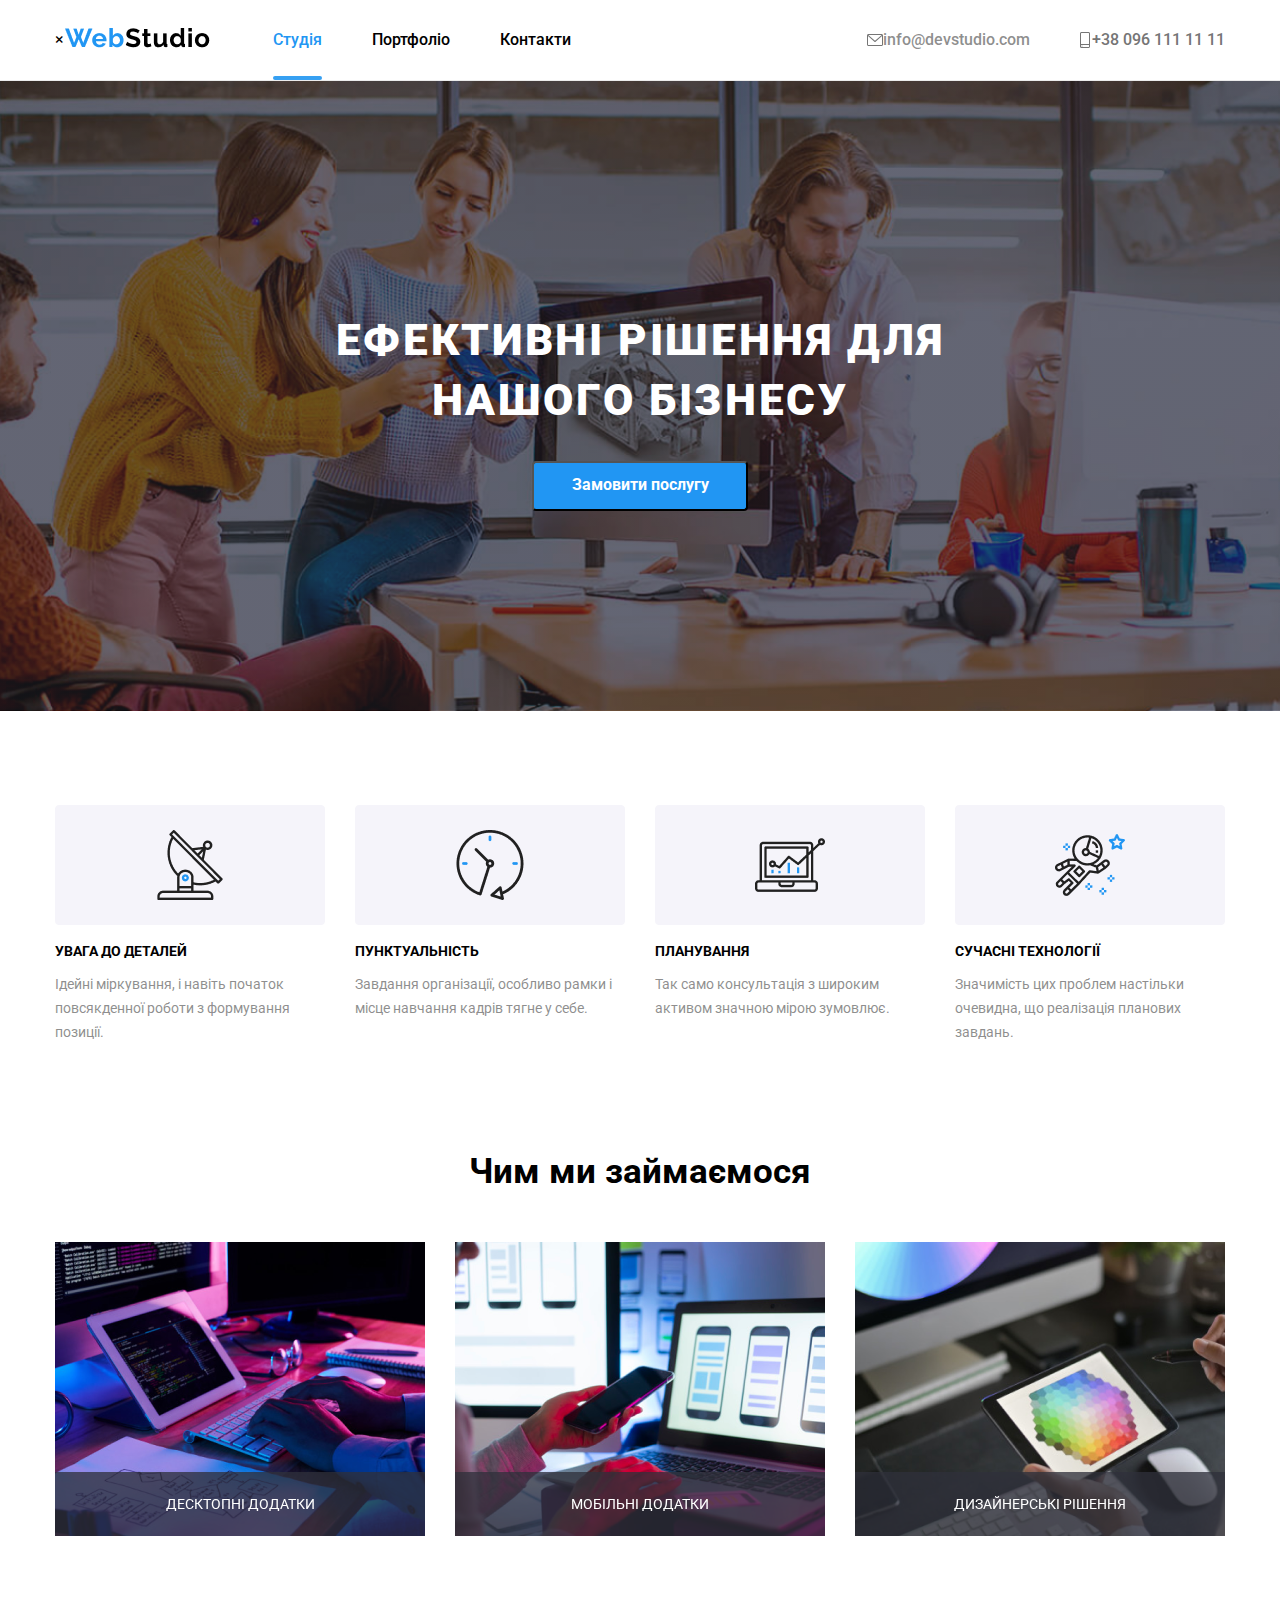
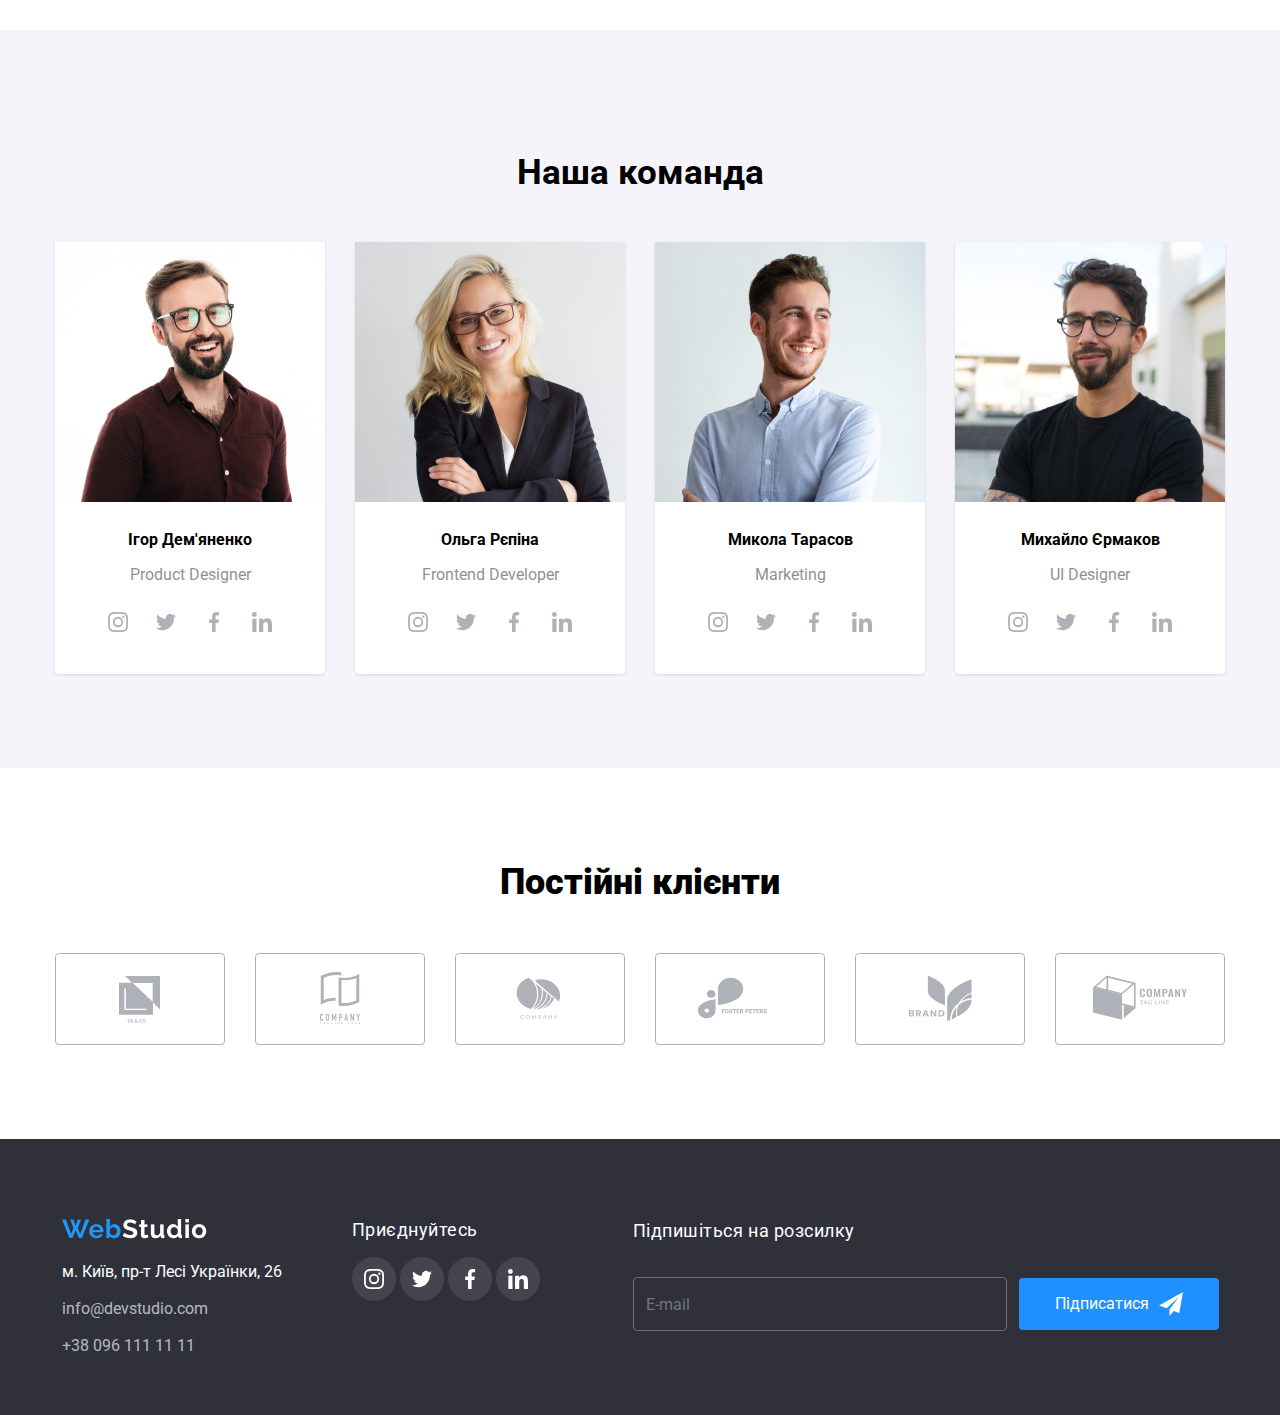
<file: index.html>
<!DOCTYPE html>
<html lang="en">

<head>
    <meta charset="UTF-8">
    <meta name="viewport" content="width=device-width, initial-scale=1.0">
    <title>WebStudio</title>
    <link rel="stylesheet" href="css/stylesss.css">
    <link rel="stylesheet" href="https://necolas.github.io/normalize.css/8.0.1/normalize.css">
    <link rel="stylesheet" href="css/styles.css">
    <link rel="preconnect" href="https://fonts.googleapis.com">
    <link rel="preconnect" href="https://fonts.gstatic.com" crossorigin>
    <link href="https://fonts.googleapis.com/css2?family=Roboto:wght@400;500;700;900&display=swap" rel="stylesheet">
</head>

<body>
    <header class="header">
        <div class="container">
            <div class="cont-box">
                <img class="header__logo1" src="img/logo.png" alt="логотип">
                <div class="bur">
                <button class="burger">
                    <span></span>
                </button>
                </div>
                <nav class="header__nav menu menu-2">
                    <picture class="header__logo">
                        <source srcset="img/new-foto/header-logo(1x).png 1x, img/new-foto/header-logo(2x).png 2x" type="image/png" />
                        <img src="./img/logo.png" alt="human" />
                    </picture>
                    <ul class="header__menu">
                        <li class="header__item">
                            <a class="header__link active" href="index.html">Студія</a>
                        </li>
                        <li class="header__item">
                            <a class="header__link active1" href="lesson.html">Портфоліо</a>
                        </li>
                        <li class="header__item">
                            <a class="header__link" href="contacts.html">Контакти</a>
                        </li>
                    </ul>
                    <div class="header__contacts">
                        <div class="header__item header__item--mail" id="header">
                            <svg class="header__icon header__icon--mail1" xmlns="http://www.w3.org/2000/svg" width="16"
                                height="12" fill="none">
                                <path class="header__icon--mail2" fill="#757575"
                                    d="M14.5 0h-13C.673 0 0 .673 0 1.5v9c0 .827.673 1.5 1.5 1.5h13c.827 0 1.5-.673 1.5-1.5v-9c0-.827-.673-1.5-1.5-1.5Zm0 1c.068 0 .133.014.192.039L8 6.839l-6.692-5.8A.498.498 0 0 1 1.5 1h13Zm0 10h-13a.5.5 0 0 1-.5-.5V2.095l6.672 5.783a.5.5 0 0 0 .656 0L15 2.095V10.5a.5.5 0 0 1-.5.5Z" />
                            </svg>
                            <a class="header__link header__link--mail"
                                href="mailto:info@devstudio.com">info@devstudio.com</a>
                        </div>
                        <div class="header__item header__item--tel">
                            <svg xmlns="http://www.w3.org/2000/svg" width="10" height="16" fill="none">
                                <path class="header__icon--tell" fill="#757575"
                                    d="M8.5 0h-7C.673 0 0 .673 0 1.5v13c0 .827.673 1.5 1.5 1.5h7c.827 0 1.5-.673 1.5-1.5v-13C10 .673 9.327 0 8.5 0Zm-7 1h7a.5.5 0 0 1 .5.5V12H1V1.5a.5.5 0 0 1 .5-.5Zm7 14h-7a.5.5 0 0 1-.5-.5V13h8v1.5a.5.5 0 0 1-.5.5Z" />
                                <path class="header__icon--tell" fill="#757575"
                                    d="M2.354 13.739a.445.445 0 0 1 0 .66.525.525 0 0 1-.708 0 .445.445 0 0 1 0-.66.525.525 0 0 1 .708 0Z" />
                            </svg>
                            <a class="header__link header__link--tell" href="tel:+380961111111">+38 096 111 11 11</a>
                        </div>
                    </div>
                </nav>
            </div>
        </div>
    </header>
    <main>
        <section class="one">
            <div class="fdfdf">
                <div class="container"></div>
                <h1 class="hhh1">ЕФЕКТИВНІ РІШЕННЯ ДЛЯ <br> Нашого Бізнесу</h1>

                <div class="bozx">
                    <button type="button" class="buttttonn" data-modal-open>Замовити послугу</button>
                    <div class="backdrop is-hidden" data-modal>
                        <div class="modal">
                            <div class="svg12gscs" data-close-modal>
                                <svg width="30" height="30" viewBox="0 0 30 30" fill="none"
                                    xmlns="http://www.w3.org/2000/svg">
                                    <circle cx="15" cy="15" r="15" fill="white" />
                                    <circle cx="15" cy="15" r="14.5" stroke="black" stroke-opacity="0.1" />
                                    <path class="pathss21"
                                        d="M21 10.1079L19.8921 9L15.5 13.3921L11.1079 9L10 10.1079L14.3921 14.5L10 18.8921L11.1079 20L15.5 15.6079L19.8921 20L21 18.8921L16.6079 14.5L21 10.1079Z"
                                        fill="black" />
                                </svg>
                            </div>
                            <h3 class="lesssw">Залиште свої дані, ми вам передзвонимо</h3>
                            <form class="sssssssss">
                                <label class="iteam-form-s" for="name">
                                    <p class="label-text-form">Ім'я</p>
                                    <div class="poshiows">
                                        <input class="iteam-form-input" type="text" id="name" name="name" required>
                                        <svg class="ssssq" width="18" height="18" viewBox="0 0 18 18" fill="none"
                                            xmlns="http://www.w3.org/2000/svg">
                                            <g clip-path="url(#clip0_11_4978)">
                                                <path class="sss12"
                                                    d="M9 9C10.6575 9 12 7.6575 12 6C12 4.3425 10.6575 3 9 3C7.3425 3 6 4.3425 6 6C6 7.6575 7.3425 9 9 9ZM9 10.5C6.9975 10.5 3 11.505 3 13.5V14.25C3 14.6625 3.3375 15 3.75 15H14.25C14.6625 15 15 14.6625 15 14.25V13.5C15 11.505 11.0025 10.5 9 10.5Z"
                                                    fill="#212121" />
                                            </g>
                                            <defs>
                                                <clipPath id="clip0_11_4978">
                                                    <rect width="18" height="18" fill="white" />
                                                </clipPath>
                                            </defs>
                                        </svg>
                                    </div>
                                </label>

                                <label class="iteam-form-s" for="phone">
                                    <p class="label-text-form">Телефон</p>
                                    <div class="poshiows">
                                        <input class="iteam-form-input" type="tel" id="phone" name="phone" required>
                                        <svg class="ssssq" width="18" height="18" viewBox="0 0 18 18" fill="none"
                                            xmlns="http://www.w3.org/2000/svg">
                                            <g clip-path="url(#clip0_60_11806)">
                                                <path class="sss12"
                                                    d="M13.996 11.1226L12.1579 10.9127C11.7164 10.8621 11.2822 11.0141 10.9711 11.3252L9.63948 12.6568C7.59147 11.6147 5.91254 9.94301 4.87044 7.88775L6.20925 6.54894C6.52043 6.23775 6.6724 5.80355 6.62174 5.3621L6.41188 3.53842C6.32504 2.8075 5.70991 2.2575 4.97176 2.2575H3.71979C2.90203 2.2575 2.22178 2.93776 2.27243 3.75552C2.65598 9.93577 7.59871 14.8713 13.7717 15.2548C14.5894 15.3055 15.2697 14.6252 15.2697 13.8075V12.5555C15.2769 11.8246 14.7269 11.2095 13.996 11.1226Z"
                                                    fill="#212121" />
                                            </g>
                                            <defs>
                                                <clipPath id="clip0_60_11806">
                                                    <rect width="18" height="18" fill="white" />
                                                </clipPath>
                                            </defs>
                                        </svg>
                                    </div>
                                </label>

                                <label class="iteam-form-s" for="email">
                                    <p class="label-text-form">Пошта</p>
                                    <div class="poshiows">
                                        <input class="iteam-form-input" type="tel" id="phone" name="phone" required>
                                        <svg class="ssssq" width="18" height="18" viewBox="0 0 18 18" fill="none"
                                            xmlns="http://www.w3.org/2000/svg">
                                            <g clip-path="url(#clip0_11_4989)">
                                                <path class="sss12"
                                                    d="M15 3H3C2.175 3 1.5075 3.675 1.5075 4.5L1.5 13.5C1.5 14.325 2.175 15 3 15H15C15.825 15 16.5 14.325 16.5 13.5V4.5C16.5 3.675 15.825 3 15 3ZM14.7 6.1875L9.3975 9.5025C9.1575 9.6525 8.8425 9.6525 8.6025 9.5025L3.3 6.1875C3.1125 6.0675 3 5.865 3 5.6475C3 5.145 3.5475 4.845 3.975 5.1075L9 8.25L14.025 5.1075C14.4525 4.845 15 5.145 15 5.6475C15 5.865 14.8875 6.0675 14.7 6.1875Z"
                                                    fill="#212121" />
                                            </g>
                                            <defs>
                                                <clipPath id="clip0_11_4989">
                                                    <rect width="18" height="18" fill="white" />
                                                </clipPath>
                                            </defs>
                                        </svg>
                                    </div>
                                </label>


                                <label class="iteam-form-s" for="comment">
                                    <p class="label-text-form">Коментар</p>
                                </label>
                                <textarea class="iteam-form-inputs" id="comment" name="comment"
                                    rows="4">Введіть текст</textarea>

                                <label class="iteam-form-ss">
                                    <input class="checkbox121" type="checkbox" name="agreement" required>
                                    <span class="ss3ws">Погоджуюся з розсилкою та приймаю</span> <a class="sss"
                                        href="#">Умови договору</a>
                                </label>
                                <div class="btm_box-n">
                                    <div class="sdscwc"><button class="btn" type="submit"
                                            data-modal-close>Відправити</button></div>
                                </div>
                            </form>
                        </div>
                    </div>
                </div>
            </div>
        </section>

        <section class="details">
            <div class="container">

                <ul class="list">
                    <li class="special-item" id="special-item1">
                        <h3 class="texst1">УВАГА ДО ДЕТАЛЕЙ</h3>
                        <p class="texst12">Ідейні міркування, і навіть початок повсякденної роботи з формування позиції.
                        </p>
                    </li>
                    <li class="special-item" id="special-item2">
                        <h3 class="texst1">ПУНКТУАЛЬНІСТЬ</h3>
                        <p class="texst12">Завдання організації, особливо рамки і місце навчання кадрів тягне у себе.
                        </p>
                    </li>
                    <li class="special-item" id="special-item3">
                        <h3 class="texst1">ПЛАНУВАННЯ</h3>
                        <p class="texst12">Так само консультація з широким активом значною мірою зумовлює.</p>
                    </li>
                    <li class="special-item" id="special-item4">
                        <h3 class="texst1">СУЧАСНІ ТЕХНОЛОГІЇ</h3>
                        <p class="texst12">Значимість цих проблем настільки очевидна, що реалізація планових завдань.
                        </p>
                    </li>
                </ul>

            </div>
        </section>
        <section class="imgsss">
            <div class="container">
                <h2 class="teamss-text">Чим ми займаємося</h2>
                <ul class="imgssa">
                    <li class="item">
                        <picture>
                            <source srcset="img/new-foto/4-section-foto1(1x).png 1x, img/new-foto/4-section-foto1(2x).png 2x" type="image/png" />
                            <img src="img/photo.jpg" alt="Десктопні додатки" />
                        </picture>
                        <div class="description">
                            <p class="it-s3-or4-i-forgot">ДЕСКТОПНІ ДОДАТКИ</p>
                        </div>
                    </li>
                    <li class="item">
                        <picture>
                            <source srcset="img/new-foto/4-section-foto2(1x).png 1x, img/new-foto/4-section-foto2(2x).png 2x" type="image/png" />
                            <img src="img/photo5.jpg" alt="Мобільні додатки" />
                        </picture>
                        <div class="description">
                            <p class="it-s3-or4-i-forgot">МОБІЛЬНІ ДОДАТКИ</p>
                        </div>
                    </li>
                    <li class="item">
                        <picture>
                            <source srcset="img/new-foto/4-section-foto3(1x).png 1x, img/new-foto/4-section-foto3(2x).png 2x" type="image/png" />
                            <img src="img/photo4.jpg" alt="Дизайнерські рішення" />
                        </picture>
                        <div class="description">
                            <p class="it-s3-or4-i-forgot">ДИЗАЙНЕРСЬКІ РІШЕННЯ</p>
                        </div>
                    </li>
                </ul>
            </div>
        </section>
        <section class="team">
            <div class="container">
                <h2 class="teamss-text">Наша команда</h2>
                <ul class="team-main">
                    <li class="item-last">
                        <article>
                            <figure>
                                <picture>
                                    <source srcset="img/new-foto/5-section-foto1(1x).jpg 1x, img/new-foto/5-section-foto1(2x).jpg 2x" type="image/png" />
                                    <img src="img/person2.jpg" alt="Фото людини" />
                                </picture>
                                <figcaption>
                                    <b>
                                        <p>Ігор Дем'яненко</p>
                                    </b>
                                    <p class="text777">Product Designer</p>
                                    <svg class="insta0" xmlns="http://www.w3.org/2000/svg" width="44" height="44"
                                        fill="none">
                                        <path class="insta1" fill="#fff"
                                            d="M44 22a21.931 21.931 0 0 1-6.444 15.556A21.931 21.931 0 0 1 22 44a21.931 21.931 0 0 1-15.556-6.444A21.931 21.931 0 0 1 0 22 21.931 21.931 0 0 1 6.444 6.444 21.931 21.931 0 0 1 22 0a21.931 21.931 0 0 1 15.556 6.444A21.931 21.931 0 0 1 44 22Z" />
                                        <g fill="#AFB1B8" clip-path="url(#a)">
                                            <path class="insta2"
                                                d="M31.98 17.88c-.046-1.063-.218-1.793-.464-2.426a4.881 4.881 0 0 0-1.157-1.774 4.922 4.922 0 0 0-1.77-1.153c-.637-.246-1.363-.418-2.426-.464-1.07-.051-1.41-.063-4.126-.063-2.715 0-3.055.012-4.122.059-1.063.046-1.793.219-2.426.465a4.879 4.879 0 0 0-1.774 1.156 4.923 4.923 0 0 0-1.152 1.77c-.247.637-.418 1.363-.465 2.426-.051 1.07-.063 1.41-.063 4.126 0 2.715.012 3.055.059 4.122.047 1.063.219 1.793.465 2.426a4.932 4.932 0 0 0 1.156 1.774c.5.508 1.106.902 1.77 1.152.637.247 1.364.419 2.426.465 1.067.047 1.407.059 4.122.059 2.716 0 3.055-.012 4.122-.059 1.063-.046 1.793-.218 2.426-.464a5.116 5.116 0 0 0 2.927-2.927c.246-.637.418-1.364.465-2.426.047-1.067.058-1.407.058-4.122s-.004-3.055-.05-4.122Zm-1.8 8.166c-.044.977-.208 1.504-.344 1.855a3.318 3.318 0 0 1-1.9 1.9c-.35.136-.882.3-1.855.343-1.055.047-1.371.059-4.04.059-2.668 0-2.989-.012-4.04-.059-.977-.043-1.504-.207-1.856-.344a3.076 3.076 0 0 1-1.148-.746 3.109 3.109 0 0 1-.747-1.148c-.136-.352-.3-.883-.343-1.856-.047-1.055-.059-1.372-.059-4.04 0-2.669.012-2.99.059-4.04.043-.977.207-1.504.343-1.856a3.04 3.04 0 0 1 .75-1.149 3.104 3.104 0 0 1 1.15-.746c.35-.136.882-.3 1.855-.344 1.055-.046 1.372-.058 4.04-.058 2.672 0 2.989.011 4.04.058.977.043 1.504.207 1.856.344.433.16.828.414 1.148.746.332.325.586.715.747 1.15.136.35.3.882.343 1.855.047 1.055.059 1.371.059 4.04 0 2.668-.012 2.98-.059 4.036Z" />
                                            <path class="insta3"
                                                d="M22.037 16.864a5.139 5.139 0 1 0 5.138 5.138 5.139 5.139 0 0 0-5.138-5.138Zm0 8.47a3.333 3.333 0 1 1 .001-6.666 3.333 3.333 0 0 1 0 6.667ZM28.578 16.661a1.2 1.2 0 1 1-2.4 0 1.2 1.2 0 0 1 2.4 0Z" />
                                        </g>
                                        <defs>
                                            <clipPath id="a">
                                                <path class="insta4" fill="#fff" d="M12 12h20v20H12z" />
                                            </clipPath>
                                        </defs>
                                    </svg>
                                    <svg class="twitter0" xmlns="http://www.w3.org/2000/svg" width="44" height="44"
                                        fill="none">
                                        <path class="twitter1" fill="#fff"
                                            d="M44 22a21.931 21.931 0 0 1-6.444 15.556A21.931 21.931 0 0 1 22 44a21.931 21.931 0 0 1-15.556-6.444A21.931 21.931 0 0 1 0 22 21.931 21.931 0 0 1 6.444 6.444 21.931 21.931 0 0 1 22 0a21.931 21.931 0 0 1 15.556 6.444A21.931 21.931 0 0 1 44 22Z" />
                                        <g clip-path="url(#a)">
                                            <path class="twitter2" fill="#AFB1B8"
                                                d="M32 15.799a8.55 8.55 0 0 1-2.363.647 4.076 4.076 0 0 0 1.804-2.266 8.191 8.191 0 0 1-2.6.992 4.099 4.099 0 0 0-7.093 2.804c0 .325.028.638.096.935-3.409-.166-6.425-1.8-8.452-4.289a4.128 4.128 0 0 0-.56 2.073c0 1.42.73 2.679 1.82 3.407a4.048 4.048 0 0 1-1.852-.505v.045a4.119 4.119 0 0 0 3.285 4.03 4.09 4.09 0 0 1-1.075.134 3.62 3.62 0 0 1-.776-.07c.531 1.624 2.039 2.818 3.831 2.857a8.238 8.238 0 0 1-5.084 1.748 7.67 7.67 0 0 1-.981-.056 11.543 11.543 0 0 0 6.29 1.84c7.545 0 11.67-6.25 11.67-11.668 0-.18-.006-.356-.015-.53A8.179 8.179 0 0 0 32 15.8Z" />
                                        </g>
                                        <defs>
                                            <clipPath id="a">
                                                <path class="twitter3" fill="#fff" d="M12 12h20v20H12z" />
                                            </clipPath>
                                        </defs>
                                    </svg>
                                    <svg class="face0" xmlns="http://www.w3.org/2000/svg" width="44" height="44"
                                        fill="none">
                                        <path class="face1" fill="#fff"
                                            d="M44 22a21.931 21.931 0 0 1-6.444 15.556A21.931 21.931 0 0 1 22 44a21.931 21.931 0 0 1-15.556-6.444A21.931 21.931 0 0 1 0 22 21.931 21.931 0 0 1 6.444 6.444 21.931 21.931 0 0 1 22 0a21.931 21.931 0 0 1 15.556 6.444A21.931 21.931 0 0 1 44 22Z" />
                                        <g clip-path="url(#a)">
                                            <path class="face2" fill="#AFB1B8"
                                                d="M25.33 15.32h1.827v-3.18a23.588 23.588 0 0 0-2.66-.14c-2.633 0-4.436 1.656-4.436 4.7v2.8h-2.905v3.555h2.905V32h3.562v-8.944h2.787l.443-3.555h-3.231v-2.45c0-1.027.277-1.73 1.709-1.73Z" />
                                        </g>
                                        <defs>
                                            <clipPath id="a">
                                                <path class="face3" fill="#fff" d="M12 12h20v20H12z" />
                                            </clipPath>
                                        </defs>
                                    </svg>
                                    <svg class="in0" xmlns="http://www.w3.org/2000/svg" width="44" height="44"
                                        fill="none">
                                        <path class="in1" fill="#fff"
                                            d="M44 22a21.931 21.931 0 0 1-6.444 15.556A21.931 21.931 0 0 1 22 44a21.931 21.931 0 0 1-15.556-6.444A21.931 21.931 0 0 1 0 22 21.931 21.931 0 0 1 6.444 6.444 21.931 21.931 0 0 1 22 0a21.931 21.931 0 0 1 15.556 6.444A21.931 21.931 0 0 1 44 22Z" />
                                        <g fill="#AFB1B8" clip-path="url(#a)">
                                            <path class="in2"
                                                d="M31.995 32H32v-7.336c0-3.588-.773-6.352-4.968-6.352-2.016 0-3.37 1.106-3.922 2.155h-.058v-1.82h-3.978v13.352h4.142v-6.611c0-1.741.33-3.425 2.486-3.425 2.124 0 2.155 1.987 2.155 3.536V32h4.138ZM12.33 18.648h4.147V32H12.33V18.648ZM14.402 12A2.402 2.402 0 0 0 12 14.402c0 1.325 1.076 2.424 2.402 2.424 1.325 0 2.401-1.099 2.401-2.424A2.403 2.403 0 0 0 14.402 12Z" />
                                        </g>
                                        <defs>
                                            <clipPath id="a">
                                                <path class="in3" fill="#fff" d="M12 12h20v20H12z" />
                                            </clipPath>
                                        </defs>
                                    </svg>
                                </figcaption>
                            </figure>
                        </article>
                    </li>
                    <li class="item-last">
                        <article>
                            <figure>
                                <picture>
                                    <source srcset="img/new-foto/5-section-foto2(1x).jpg 1x, img/new-foto/5-section-foto2(2x).jpg 2x" type="image/png" />
                                    <img src="img/person1.jpg" alt="Фото людини" />
                                </picture>
                                <figcaption>
                                    <b>
                                        <p>Ольга Рєпіна</p>
                                    </b>
                                    <p class="text777">Frontend Developer</p>
                                    <svg class="insta0" xmlns="http://www.w3.org/2000/svg" width="44" height="44"
                                        fill="none">
                                        <path class="insta1" fill="#fff"
                                            d="M44 22a21.931 21.931 0 0 1-6.444 15.556A21.931 21.931 0 0 1 22 44a21.931 21.931 0 0 1-15.556-6.444A21.931 21.931 0 0 1 0 22 21.931 21.931 0 0 1 6.444 6.444 21.931 21.931 0 0 1 22 0a21.931 21.931 0 0 1 15.556 6.444A21.931 21.931 0 0 1 44 22Z" />
                                        <g fill="#AFB1B8" clip-path="url(#a)">
                                            <path class="insta2"
                                                d="M31.98 17.88c-.046-1.063-.218-1.793-.464-2.426a4.881 4.881 0 0 0-1.157-1.774 4.922 4.922 0 0 0-1.77-1.153c-.637-.246-1.363-.418-2.426-.464-1.07-.051-1.41-.063-4.126-.063-2.715 0-3.055.012-4.122.059-1.063.046-1.793.219-2.426.465a4.879 4.879 0 0 0-1.774 1.156 4.923 4.923 0 0 0-1.152 1.77c-.247.637-.418 1.363-.465 2.426-.051 1.07-.063 1.41-.063 4.126 0 2.715.012 3.055.059 4.122.047 1.063.219 1.793.465 2.426a4.932 4.932 0 0 0 1.156 1.774c.5.508 1.106.902 1.77 1.152.637.247 1.364.419 2.426.465 1.067.047 1.407.059 4.122.059 2.716 0 3.055-.012 4.122-.059 1.063-.046 1.793-.218 2.426-.464a5.116 5.116 0 0 0 2.927-2.927c.246-.637.418-1.364.465-2.426.047-1.067.058-1.407.058-4.122s-.004-3.055-.05-4.122Zm-1.8 8.166c-.044.977-.208 1.504-.344 1.855a3.318 3.318 0 0 1-1.9 1.9c-.35.136-.882.3-1.855.343-1.055.047-1.371.059-4.04.059-2.668 0-2.989-.012-4.04-.059-.977-.043-1.504-.207-1.856-.344a3.076 3.076 0 0 1-1.148-.746 3.109 3.109 0 0 1-.747-1.148c-.136-.352-.3-.883-.343-1.856-.047-1.055-.059-1.372-.059-4.04 0-2.669.012-2.99.059-4.04.043-.977.207-1.504.343-1.856a3.04 3.04 0 0 1 .75-1.149 3.104 3.104 0 0 1 1.15-.746c.35-.136.882-.3 1.855-.344 1.055-.046 1.372-.058 4.04-.058 2.672 0 2.989.011 4.04.058.977.043 1.504.207 1.856.344.433.16.828.414 1.148.746.332.325.586.715.747 1.15.136.35.3.882.343 1.855.047 1.055.059 1.371.059 4.04 0 2.668-.012 2.98-.059 4.036Z" />
                                            <path class="insta3"
                                                d="M22.037 16.864a5.139 5.139 0 1 0 5.138 5.138 5.139 5.139 0 0 0-5.138-5.138Zm0 8.47a3.333 3.333 0 1 1 .001-6.666 3.333 3.333 0 0 1 0 6.667ZM28.578 16.661a1.2 1.2 0 1 1-2.4 0 1.2 1.2 0 0 1 2.4 0Z" />
                                        </g>
                                        <defs>
                                            <clipPath id="a">
                                                <path class="insta4" fill="#fff" d="M12 12h20v20H12z" />
                                            </clipPath>
                                        </defs>
                                    </svg>
                                    <svg class="twitter0" xmlns="http://www.w3.org/2000/svg" width="44" height="44"
                                        fill="none">
                                        <path class="twitter1" fill="#fff"
                                            d="M44 22a21.931 21.931 0 0 1-6.444 15.556A21.931 21.931 0 0 1 22 44a21.931 21.931 0 0 1-15.556-6.444A21.931 21.931 0 0 1 0 22 21.931 21.931 0 0 1 6.444 6.444 21.931 21.931 0 0 1 22 0a21.931 21.931 0 0 1 15.556 6.444A21.931 21.931 0 0 1 44 22Z" />
                                        <g clip-path="url(#a)">
                                            <path class="twitter2" fill="#AFB1B8"
                                                d="M32 15.799a8.55 8.55 0 0 1-2.363.647 4.076 4.076 0 0 0 1.804-2.266 8.191 8.191 0 0 1-2.6.992 4.099 4.099 0 0 0-7.093 2.804c0 .325.028.638.096.935-3.409-.166-6.425-1.8-8.452-4.289a4.128 4.128 0 0 0-.56 2.073c0 1.42.73 2.679 1.82 3.407a4.048 4.048 0 0 1-1.852-.505v.045a4.119 4.119 0 0 0 3.285 4.03 4.09 4.09 0 0 1-1.075.134 3.62 3.62 0 0 1-.776-.07c.531 1.624 2.039 2.818 3.831 2.857a8.238 8.238 0 0 1-5.084 1.748 7.67 7.67 0 0 1-.981-.056 11.543 11.543 0 0 0 6.29 1.84c7.545 0 11.67-6.25 11.67-11.668 0-.18-.006-.356-.015-.53A8.179 8.179 0 0 0 32 15.8Z" />
                                        </g>
                                        <defs>
                                            <clipPath id="a">
                                                <path class="twitter3" fill="#fff" d="M12 12h20v20H12z" />
                                            </clipPath>
                                        </defs>
                                    </svg>
                                    <svg class="face0" xmlns="http://www.w3.org/2000/svg" width="44" height="44"
                                        fill="none">
                                        <path class="face1" fill="#fff"
                                            d="M44 22a21.931 21.931 0 0 1-6.444 15.556A21.931 21.931 0 0 1 22 44a21.931 21.931 0 0 1-15.556-6.444A21.931 21.931 0 0 1 0 22 21.931 21.931 0 0 1 6.444 6.444 21.931 21.931 0 0 1 22 0a21.931 21.931 0 0 1 15.556 6.444A21.931 21.931 0 0 1 44 22Z" />
                                        <g clip-path="url(#a)">
                                            <path class="face2" fill="#AFB1B8"
                                                d="M25.33 15.32h1.827v-3.18a23.588 23.588 0 0 0-2.66-.14c-2.633 0-4.436 1.656-4.436 4.7v2.8h-2.905v3.555h2.905V32h3.562v-8.944h2.787l.443-3.555h-3.231v-2.45c0-1.027.277-1.73 1.709-1.73Z" />
                                        </g>
                                        <defs>
                                            <clipPath id="a">
                                                <path class="face3" fill="#fff" d="M12 12h20v20H12z" />
                                            </clipPath>
                                        </defs>
                                    </svg>
                                    <svg class="in0" xmlns="http://www.w3.org/2000/svg" width="44" height="44"
                                        fill="none">
                                        <path class="in1" fill="#fff"
                                            d="M44 22a21.931 21.931 0 0 1-6.444 15.556A21.931 21.931 0 0 1 22 44a21.931 21.931 0 0 1-15.556-6.444A21.931 21.931 0 0 1 0 22 21.931 21.931 0 0 1 6.444 6.444 21.931 21.931 0 0 1 22 0a21.931 21.931 0 0 1 15.556 6.444A21.931 21.931 0 0 1 44 22Z" />
                                        <g fill="#AFB1B8" clip-path="url(#a)">
                                            <path class="in2"
                                                d="M31.995 32H32v-7.336c0-3.588-.773-6.352-4.968-6.352-2.016 0-3.37 1.106-3.922 2.155h-.058v-1.82h-3.978v13.352h4.142v-6.611c0-1.741.33-3.425 2.486-3.425 2.124 0 2.155 1.987 2.155 3.536V32h4.138ZM12.33 18.648h4.147V32H12.33V18.648ZM14.402 12A2.402 2.402 0 0 0 12 14.402c0 1.325 1.076 2.424 2.402 2.424 1.325 0 2.401-1.099 2.401-2.424A2.403 2.403 0 0 0 14.402 12Z" />
                                        </g>
                                        <defs>
                                            <clipPath id="a">
                                                <path class="in3" fill="#fff" d="M12 12h20v20H12z" />
                                            </clipPath>
                                        </defs>
                                    </svg>
                                </figcaption>
                            </figure>
                        </article>
                    </li>
                    <li class="item-last">
                        </article>
                        <figure>
                            <picture>
                                <source srcset="img/new-foto/5-section-foto3(1x).jpg 1x, img/new-foto/5-section-foto3(2x).jpg 2x" type="image/png" />
                                <img src="img/person3.jpg" alt="Фото людини" />
                            </picture>
                            <figcaption>
                                <b>
                                    <p>Микола Тарасов</p>
                                </b>
                                <p class="text777">Marketing</p>
                                <svg class="insta0" xmlns="http://www.w3.org/2000/svg" width="44" height="44"
                                    fill="none">
                                    <path class="insta1" fill="#fff"
                                        d="M44 22a21.931 21.931 0 0 1-6.444 15.556A21.931 21.931 0 0 1 22 44a21.931 21.931 0 0 1-15.556-6.444A21.931 21.931 0 0 1 0 22 21.931 21.931 0 0 1 6.444 6.444 21.931 21.931 0 0 1 22 0a21.931 21.931 0 0 1 15.556 6.444A21.931 21.931 0 0 1 44 22Z" />
                                    <g fill="#AFB1B8" clip-path="url(#a)">
                                        <path class="insta2"
                                            d="M31.98 17.88c-.046-1.063-.218-1.793-.464-2.426a4.881 4.881 0 0 0-1.157-1.774 4.922 4.922 0 0 0-1.77-1.153c-.637-.246-1.363-.418-2.426-.464-1.07-.051-1.41-.063-4.126-.063-2.715 0-3.055.012-4.122.059-1.063.046-1.793.219-2.426.465a4.879 4.879 0 0 0-1.774 1.156 4.923 4.923 0 0 0-1.152 1.77c-.247.637-.418 1.363-.465 2.426-.051 1.07-.063 1.41-.063 4.126 0 2.715.012 3.055.059 4.122.047 1.063.219 1.793.465 2.426a4.932 4.932 0 0 0 1.156 1.774c.5.508 1.106.902 1.77 1.152.637.247 1.364.419 2.426.465 1.067.047 1.407.059 4.122.059 2.716 0 3.055-.012 4.122-.059 1.063-.046 1.793-.218 2.426-.464a5.116 5.116 0 0 0 2.927-2.927c.246-.637.418-1.364.465-2.426.047-1.067.058-1.407.058-4.122s-.004-3.055-.05-4.122Zm-1.8 8.166c-.044.977-.208 1.504-.344 1.855a3.318 3.318 0 0 1-1.9 1.9c-.35.136-.882.3-1.855.343-1.055.047-1.371.059-4.04.059-2.668 0-2.989-.012-4.04-.059-.977-.043-1.504-.207-1.856-.344a3.076 3.076 0 0 1-1.148-.746 3.109 3.109 0 0 1-.747-1.148c-.136-.352-.3-.883-.343-1.856-.047-1.055-.059-1.372-.059-4.04 0-2.669.012-2.99.059-4.04.043-.977.207-1.504.343-1.856a3.04 3.04 0 0 1 .75-1.149 3.104 3.104 0 0 1 1.15-.746c.35-.136.882-.3 1.855-.344 1.055-.046 1.372-.058 4.04-.058 2.672 0 2.989.011 4.04.058.977.043 1.504.207 1.856.344.433.16.828.414 1.148.746.332.325.586.715.747 1.15.136.35.3.882.343 1.855.047 1.055.059 1.371.059 4.04 0 2.668-.012 2.98-.059 4.036Z" />
                                        <path class="insta3"
                                            d="M22.037 16.864a5.139 5.139 0 1 0 5.138 5.138 5.139 5.139 0 0 0-5.138-5.138Zm0 8.47a3.333 3.333 0 1 1 .001-6.666 3.333 3.333 0 0 1 0 6.667ZM28.578 16.661a1.2 1.2 0 1 1-2.4 0 1.2 1.2 0 0 1 2.4 0Z" />
                                    </g>
                                    <defs>
                                        <clipPath id="a">
                                            <path class="insta4" fill="#fff" d="M12 12h20v20H12z" />
                                        </clipPath>
                                    </defs>
                                </svg>
                                <svg class="twitter0" xmlns="http://www.w3.org/2000/svg" width="44" height="44"
                                    fill="none">
                                    <path class="twitter1" fill="#fff"
                                        d="M44 22a21.931 21.931 0 0 1-6.444 15.556A21.931 21.931 0 0 1 22 44a21.931 21.931 0 0 1-15.556-6.444A21.931 21.931 0 0 1 0 22 21.931 21.931 0 0 1 6.444 6.444 21.931 21.931 0 0 1 22 0a21.931 21.931 0 0 1 15.556 6.444A21.931 21.931 0 0 1 44 22Z" />
                                    <g clip-path="url(#a)">
                                        <path class="twitter2" fill="#AFB1B8"
                                            d="M32 15.799a8.55 8.55 0 0 1-2.363.647 4.076 4.076 0 0 0 1.804-2.266 8.191 8.191 0 0 1-2.6.992 4.099 4.099 0 0 0-7.093 2.804c0 .325.028.638.096.935-3.409-.166-6.425-1.8-8.452-4.289a4.128 4.128 0 0 0-.56 2.073c0 1.42.73 2.679 1.82 3.407a4.048 4.048 0 0 1-1.852-.505v.045a4.119 4.119 0 0 0 3.285 4.03 4.09 4.09 0 0 1-1.075.134 3.62 3.62 0 0 1-.776-.07c.531 1.624 2.039 2.818 3.831 2.857a8.238 8.238 0 0 1-5.084 1.748 7.67 7.67 0 0 1-.981-.056 11.543 11.543 0 0 0 6.29 1.84c7.545 0 11.67-6.25 11.67-11.668 0-.18-.006-.356-.015-.53A8.179 8.179 0 0 0 32 15.8Z" />
                                    </g>
                                    <defs>
                                        <clipPath id="a">
                                            <path class="twitter3" fill="#fff" d="M12 12h20v20H12z" />
                                        </clipPath>
                                    </defs>
                                </svg>
                                <svg class="face0" xmlns="http://www.w3.org/2000/svg" width="44" height="44"
                                    fill="none">
                                    <path class="face1" fill="#fff"
                                        d="M44 22a21.931 21.931 0 0 1-6.444 15.556A21.931 21.931 0 0 1 22 44a21.931 21.931 0 0 1-15.556-6.444A21.931 21.931 0 0 1 0 22 21.931 21.931 0 0 1 6.444 6.444 21.931 21.931 0 0 1 22 0a21.931 21.931 0 0 1 15.556 6.444A21.931 21.931 0 0 1 44 22Z" />
                                    <g clip-path="url(#a)">
                                        <path class="face2" fill="#AFB1B8"
                                            d="M25.33 15.32h1.827v-3.18a23.588 23.588 0 0 0-2.66-.14c-2.633 0-4.436 1.656-4.436 4.7v2.8h-2.905v3.555h2.905V32h3.562v-8.944h2.787l.443-3.555h-3.231v-2.45c0-1.027.277-1.73 1.709-1.73Z" />
                                    </g>
                                    <defs>
                                        <clipPath id="a">
                                            <path class="face3" fill="#fff" d="M12 12h20v20H12z" />
                                        </clipPath>
                                    </defs>
                                </svg>
                                <svg class="in0" xmlns="http://www.w3.org/2000/svg" width="44" height="44" fill="none">
                                    <path class="in1" fill="#fff"
                                        d="M44 22a21.931 21.931 0 0 1-6.444 15.556A21.931 21.931 0 0 1 22 44a21.931 21.931 0 0 1-15.556-6.444A21.931 21.931 0 0 1 0 22 21.931 21.931 0 0 1 6.444 6.444 21.931 21.931 0 0 1 22 0a21.931 21.931 0 0 1 15.556 6.444A21.931 21.931 0 0 1 44 22Z" />
                                    <g fill="#AFB1B8" clip-path="url(#a)">
                                        <path class="in2"
                                            d="M31.995 32H32v-7.336c0-3.588-.773-6.352-4.968-6.352-2.016 0-3.37 1.106-3.922 2.155h-.058v-1.82h-3.978v13.352h4.142v-6.611c0-1.741.33-3.425 2.486-3.425 2.124 0 2.155 1.987 2.155 3.536V32h4.138ZM12.33 18.648h4.147V32H12.33V18.648ZM14.402 12A2.402 2.402 0 0 0 12 14.402c0 1.325 1.076 2.424 2.402 2.424 1.325 0 2.401-1.099 2.401-2.424A2.403 2.403 0 0 0 14.402 12Z" />
                                    </g>
                                    <defs>
                                        <clipPath id="a">
                                            <path class="in3" fill="#fff" d="M12 12h20v20H12z" />
                                        </clipPath>
                                    </defs>
                                </svg>
                            </figcaption>
                        </figure>
                        </article>
                    </li>
                    <li class="item-last">
                        <article>
                            <figure>
                                <picture width="270" height="260">
                                    <source srcset="img/new-foto/5-section-foto4(1x).jpg 1x, img/new-foto/5-section-foto4(2x).jpg 2x" type="image/png" width="270" height="260"/>
                                    <img src="img/person4.jpg" alt="Фото людини" />
                                </picture>

                                <figcaption>
                                    <b>
                                        <p>Михайло Єрмаков</p>
                                    </b>
                                    <p class="text777">UI Designer</p>
                                    <svg class="insta0" xmlns="http://www.w3.org/2000/svg" width="44" height="44"
                                        fill="none">
                                        <path class="insta1" fill="#fff"
                                            d="M44 22a21.931 21.931 0 0 1-6.444 15.556A21.931 21.931 0 0 1 22 44a21.931 21.931 0 0 1-15.556-6.444A21.931 21.931 0 0 1 0 22 21.931 21.931 0 0 1 6.444 6.444 21.931 21.931 0 0 1 22 0a21.931 21.931 0 0 1 15.556 6.444A21.931 21.931 0 0 1 44 22Z" />
                                        <g fill="#AFB1B8" clip-path="url(#a)">
                                            <path class="insta2"
                                                d="M31.98 17.88c-.046-1.063-.218-1.793-.464-2.426a4.881 4.881 0 0 0-1.157-1.774 4.922 4.922 0 0 0-1.77-1.153c-.637-.246-1.363-.418-2.426-.464-1.07-.051-1.41-.063-4.126-.063-2.715 0-3.055.012-4.122.059-1.063.046-1.793.219-2.426.465a4.879 4.879 0 0 0-1.774 1.156 4.923 4.923 0 0 0-1.152 1.77c-.247.637-.418 1.363-.465 2.426-.051 1.07-.063 1.41-.063 4.126 0 2.715.012 3.055.059 4.122.047 1.063.219 1.793.465 2.426a4.932 4.932 0 0 0 1.156 1.774c.5.508 1.106.902 1.77 1.152.637.247 1.364.419 2.426.465 1.067.047 1.407.059 4.122.059 2.716 0 3.055-.012 4.122-.059 1.063-.046 1.793-.218 2.426-.464a5.116 5.116 0 0 0 2.927-2.927c.246-.637.418-1.364.465-2.426.047-1.067.058-1.407.058-4.122s-.004-3.055-.05-4.122Zm-1.8 8.166c-.044.977-.208 1.504-.344 1.855a3.318 3.318 0 0 1-1.9 1.9c-.35.136-.882.3-1.855.343-1.055.047-1.371.059-4.04.059-2.668 0-2.989-.012-4.04-.059-.977-.043-1.504-.207-1.856-.344a3.076 3.076 0 0 1-1.148-.746 3.109 3.109 0 0 1-.747-1.148c-.136-.352-.3-.883-.343-1.856-.047-1.055-.059-1.372-.059-4.04 0-2.669.012-2.99.059-4.04.043-.977.207-1.504.343-1.856a3.04 3.04 0 0 1 .75-1.149 3.104 3.104 0 0 1 1.15-.746c.35-.136.882-.3 1.855-.344 1.055-.046 1.372-.058 4.04-.058 2.672 0 2.989.011 4.04.058.977.043 1.504.207 1.856.344.433.16.828.414 1.148.746.332.325.586.715.747 1.15.136.35.3.882.343 1.855.047 1.055.059 1.371.059 4.04 0 2.668-.012 2.98-.059 4.036Z" />
                                            <path class="insta3"
                                                d="M22.037 16.864a5.139 5.139 0 1 0 5.138 5.138 5.139 5.139 0 0 0-5.138-5.138Zm0 8.47a3.333 3.333 0 1 1 .001-6.666 3.333 3.333 0 0 1 0 6.667ZM28.578 16.661a1.2 1.2 0 1 1-2.4 0 1.2 1.2 0 0 1 2.4 0Z" />
                                        </g>
                                        <defs>
                                            <clipPath id="a">
                                                <path class="insta4" fill="#fff" d="M12 12h20v20H12z" />
                                            </clipPath>
                                        </defs>
                                    </svg>
                                    <svg class="twitter0" xmlns="http://www.w3.org/2000/svg" width="44" height="44"
                                        fill="none">
                                        <path class="twitter1" fill="#fff"
                                            d="M44 22a21.931 21.931 0 0 1-6.444 15.556A21.931 21.931 0 0 1 22 44a21.931 21.931 0 0 1-15.556-6.444A21.931 21.931 0 0 1 0 22 21.931 21.931 0 0 1 6.444 6.444 21.931 21.931 0 0 1 22 0a21.931 21.931 0 0 1 15.556 6.444A21.931 21.931 0 0 1 44 22Z" />
                                        <g clip-path="url(#a)">
                                            <path class="twitter2" fill="#AFB1B8"
                                                d="M32 15.799a8.55 8.55 0 0 1-2.363.647 4.076 4.076 0 0 0 1.804-2.266 8.191 8.191 0 0 1-2.6.992 4.099 4.099 0 0 0-7.093 2.804c0 .325.028.638.096.935-3.409-.166-6.425-1.8-8.452-4.289a4.128 4.128 0 0 0-.56 2.073c0 1.42.73 2.679 1.82 3.407a4.048 4.048 0 0 1-1.852-.505v.045a4.119 4.119 0 0 0 3.285 4.03 4.09 4.09 0 0 1-1.075.134 3.62 3.62 0 0 1-.776-.07c.531 1.624 2.039 2.818 3.831 2.857a8.238 8.238 0 0 1-5.084 1.748 7.67 7.67 0 0 1-.981-.056 11.543 11.543 0 0 0 6.29 1.84c7.545 0 11.67-6.25 11.67-11.668 0-.18-.006-.356-.015-.53A8.179 8.179 0 0 0 32 15.8Z" />
                                        </g>
                                        <defs>
                                            <clipPath id="a">
                                                <path class="twitter3" fill="#fff" d="M12 12h20v20H12z" />
                                            </clipPath>
                                        </defs>
                                    </svg>
                                    <svg class="face0" xmlns="http://www.w3.org/2000/svg" width="44" height="44"
                                        fill="none">
                                        <path class="face1" fill="#fff"
                                            d="M44 22a21.931 21.931 0 0 1-6.444 15.556A21.931 21.931 0 0 1 22 44a21.931 21.931 0 0 1-15.556-6.444A21.931 21.931 0 0 1 0 22 21.931 21.931 0 0 1 6.444 6.444 21.931 21.931 0 0 1 22 0a21.931 21.931 0 0 1 15.556 6.444A21.931 21.931 0 0 1 44 22Z" />
                                        <g clip-path="url(#a)">
                                            <path class="face2" fill="#AFB1B8"
                                                d="M25.33 15.32h1.827v-3.18a23.588 23.588 0 0 0-2.66-.14c-2.633 0-4.436 1.656-4.436 4.7v2.8h-2.905v3.555h2.905V32h3.562v-8.944h2.787l.443-3.555h-3.231v-2.45c0-1.027.277-1.73 1.709-1.73Z" />
                                        </g>
                                        <defs>
                                            <clipPath id="a">
                                                <path class="face3" fill="#fff" d="M12 12h20v20H12z" />
                                            </clipPath>
                                        </defs>
                                    </svg>
                                    <svg class="in0" xmlns="http://www.w3.org/2000/svg" width="44" height="44"
                                        fill="none">
                                        <path class="in1" fill="#fff"
                                            d="M44 22a21.931 21.931 0 0 1-6.444 15.556A21.931 21.931 0 0 1 22 44a21.931 21.931 0 0 1-15.556-6.444A21.931 21.931 0 0 1 0 22 21.931 21.931 0 0 1 6.444 6.444 21.931 21.931 0 0 1 22 0a21.931 21.931 0 0 1 15.556 6.444A21.931 21.931 0 0 1 44 22Z" />
                                        <g fill="#AFB1B8" clip-path="url(#a)">
                                            <path class="in2"
                                                d="M31.995 32H32v-7.336c0-3.588-.773-6.352-4.968-6.352-2.016 0-3.37 1.106-3.922 2.155h-.058v-1.82h-3.978v13.352h4.142v-6.611c0-1.741.33-3.425 2.486-3.425 2.124 0 2.155 1.987 2.155 3.536V32h4.138ZM12.33 18.648h4.147V32H12.33V18.648ZM14.402 12A2.402 2.402 0 0 0 12 14.402c0 1.325 1.076 2.424 2.402 2.424 1.325 0 2.401-1.099 2.401-2.424A2.403 2.403 0 0 0 14.402 12Z" />
                                        </g>
                                        <defs>
                                            <clipPath id="a">
                                                <path class="in3" fill="#fff" d="M12 12h20v20H12z" />
                                            </clipPath>
                                        </defs>
                                    </svg>
                                </figcaption>
                            </figure>
                        </article>
                    </li>
                </ul>
            </div>
        </section>
        <section class="klients">
            <div class="container">
                <h2 class="klient-section-text">Постійні клієнти</h2>
                <div class="section-last100klient-box-item">
                    <svg class="kliant00" xmlns="http://www.w3.org/2000/svg" width="170" height="92" fill="none">
                        <rect class="kliant01" width="169" height="91" x=".5" y=".5" stroke="#AFB1B8" rx="3.5" />
                        <path class="kliant02" fill="#AFB1B8" fill-rule="evenodd"
                            d="m70 23 7.008 6.634L64 29.626v32.188h34V49.507l7 6.627V23H70Zm27.692 25.728-19.87-18.81h19.87v18.81Zm-6.169 8.377H69.38V35.459h1.565V55.64h20.578v1.465ZM74.61 66.1l-.818 1.685-.818-1.685h-.686l1.194 2.246v1.309h.62v-1.309l1.192-2.246h-.684Zm1.028 3.555.288-.828h1.377l.29.828h.645l-1.345-3.555h-.555l-1.342 3.555h.642Zm.976-2.8.515 1.474h-1.03l.515-1.475Zm3.257 1.389a.807.807 0 0 0-.134.451c0 .3.105.543.315.73.211.186.493.279.844.279.352 0 .655-.096.909-.286l.2.237h.688l-.522-.618c.205-.28.308-.639.308-1.076h-.516c0 .239-.05.456-.148.651l-.687-.81.242-.176a1.34 1.34 0 0 0 .369-.371.785.785 0 0 0 .112-.41.732.732 0 0 0-.249-.564.895.895 0 0 0-.635-.23c-.286 0-.514.082-.683.244-.17.162-.254.381-.254.66 0 .114.027.232.08.354.056.122.153.27.29.444-.263.189-.44.352-.529.49Zm1.604.786a.905.905 0 0 1-.561.2.585.585 0 0 1-.425-.154.533.533 0 0 1-.159-.4c0-.19.098-.36.293-.508l.076-.054.776.916Zm-.637-1.575c-.168-.207-.252-.378-.252-.515 0-.119.035-.217.103-.295a.348.348 0 0 1 .276-.118.37.37 0 0 1 .266.1c.07.066.105.144.105.237a.44.44 0 0 1-.151.344l-.076.062-.271.185Zm5.786 1.931c.244-.213.384-.51.42-.888h-.615c-.033.254-.11.435-.232.544-.122.11-.305.164-.547.164-.265 0-.467-.101-.606-.303-.136-.202-.205-.495-.205-.88v-.314c.004-.38.077-.666.22-.862.145-.197.352-.295.62-.295.231 0 .406.057.525.17.12.113.195.297.225.552h.615c-.04-.389-.178-.69-.418-.903-.239-.213-.555-.32-.947-.32-.291 0-.548.07-.771.208a1.346 1.346 0 0 0-.51.59 2.082 2.082 0 0 0-.179.887v.332c.005.327.066.614.183.862.118.247.284.438.498.573.217.134.467.2.75.2.405 0 .73-.105.974-.317Zm3.63-.498c.12-.263.181-.57.181-.918v-.197a2.149 2.149 0 0 0-.185-.911 1.356 1.356 0 0 0-.52-.6c-.224-.14-.48-.21-.77-.21-.29 0-.546.07-.771.212-.223.14-.396.342-.52.608a2.174 2.174 0 0 0-.183.918v.2c.002.34.063.64.185.9.124.261.298.462.523.604.226.14.483.21.771.21.292 0 .549-.07.772-.21.224-.142.397-.344.517-.606Zm-.661-2.01c.15.21.224.513.224.907v.185c0 .4-.074.705-.222.913-.146.209-.356.313-.63.313a.738.738 0 0 1-.634-.32c-.152-.213-.227-.515-.227-.906v-.205c.003-.382.08-.678.229-.886a.731.731 0 0 1 .628-.315c.273 0 .484.105.632.315Z"
                            clip-rule="evenodd" />
                    </svg>
                    <svg class="kliant10" xmlns="http://www.w3.org/2000/svg" width="170" height="92" fill="none">
                        <rect class="kliant13" width="169" height="91" x=".5" y=".5" stroke="#AFB1B8" rx="3.5" />
                        <path class="kliant11" fill="#AFB1B8" fill-rule="evenodd"
                            d="M82.114 21.934h-.137a17.43 17.43 0 0 0-.63-.022h-.455c-.397 0-.802.01-1.204.03a.628.628 0 0 0-.091 0 28.276 28.276 0 0 0-10.516 2.683l-.433.208v22.142l1.012-.344c.888-.305 1.834-.58 2.813-.834a34.329 34.329 0 0 1 8.095-1.075v2.909c-.362.002-.713.012-1.065.03h-.084a32.36 32.36 0 0 0-6.228.956 31.635 31.635 0 0 0-7.42 2.892V23.112a29.728 29.728 0 0 1 7.785-3.166A29.793 29.793 0 0 1 80.892 19h.427c.511.013 1.01.036 1.478.071 1.233.087 2.456.282 3.655.582v2.864a22.638 22.638 0 0 0-3.541-.534l-.073-.006a8.726 8.726 0 0 0-.724-.043Zm5.039 2.927c.635.049 1.292.072 1.958.072a31.468 31.468 0 0 0 7.713-.99 31.767 31.767 0 0 0 7.417-2.893v27.89a29.809 29.809 0 0 1-7.786 3.166 29.943 29.943 0 0 1-7.337.944 22.405 22.405 0 0 1-5.565-.656V24.322c.43.1.873.191 1.323.267.739.125 1.518.216 2.277.272Zm14.194.216-1.012.341c-.93.313-1.87.593-2.813.842a34.263 34.263 0 0 1-8.406 1.078c-.66 0-1.267-.018-1.854-.056l-.807-.053V50.006l.693.06c.642.057 1.305.085 1.973.085a26.884 26.884 0 0 0 6.62-.857 27.746 27.746 0 0 0 5.173-1.86l.433-.208V25.078Z"
                            clip-rule="evenodd" />
                        <path class="kliant12" fill="#AFB1B8"
                            d="M67.737 61.212a1.491 1.491 0 0 0-1.126-.455 1.672 1.672 0 0 0-.65.122 1.464 1.464 0 0 0-.832.842c-.08.2-.119.413-.116.628v3.794c-.01.267.042.533.149.778.09.195.219.368.38.509.151.127.329.22.52.27.185.051.376.078.567.078.211.002.42-.043.612-.132a1.6 1.6 0 0 0 .96-1.465v-.424h-.993v.338a.88.88 0 0 1-.058.338.608.608 0 0 1-.144.214.697.697 0 0 1-.415.145.503.503 0 0 1-.465-.204.898.898 0 0 1-.132-.508v-3.538c-.006-.196.036-.39.122-.567a.507.507 0 0 1 .485-.229.527.527 0 0 1 .443.214.806.806 0 0 1 .164.509v.328h.982v-.387a1.79 1.79 0 0 0-.121-.664 1.56 1.56 0 0 0-.332-.534ZM73.629 61.17a1.765 1.765 0 0 0-1.128-.418c-.202 0-.403.037-.592.107A1.56 1.56 0 0 0 71 61.7c-.1.231-.15.482-.145.735v3.638c-.006.256.043.51.145.746.09.195.22.369.384.508.152.14.33.25.524.32.19.07.39.106.592.107a1.714 1.714 0 0 0 1.128-.427c.158-.142.285-.315.374-.508.102-.235.151-.49.144-.746v-3.639a1.77 1.77 0 0 0-.144-.734 1.641 1.641 0 0 0-.374-.532Zm-.463 4.904a.656.656 0 0 1-.197.527.727.727 0 0 1-.934 0 .65.65 0 0 1-.197-.527v-3.639a.653.653 0 0 1 .197-.526.726.726 0 0 1 .934 0 .652.652 0 0 1 .197.526v3.64ZM81.367 67.7v-6.89h-.953l-1.253 3.647h-.017l-1.263-3.646h-.943v6.888h.984v-4.19h.017l.964 2.962h.491l.971-2.962h.018v4.19h.984ZM86.958 61.294c-.151-.17-.343-.3-.556-.377a2.184 2.184 0 0 0-.714-.107h-1.462v6.89h.981v-2.691h.506c.307.014.611-.051.886-.188a1.43 1.43 0 0 0 .539-.527c.113-.183.19-.387.225-.6a4.9 4.9 0 0 0 .053-.783c.01-.33-.023-.662-.096-.984a1.466 1.466 0 0 0-.362-.633Zm-.506 2.1a.867.867 0 0 1-.091.359.552.552 0 0 1-.253.241 1.006 1.006 0 0 1-.463.087h-.448v-2.342h.506a.942.942 0 0 1 .443.086.556.556 0 0 1 .23.254c.054.121.083.252.086.384v.458c0 .16.01.326 0 .473h-.01ZM91.608 60.81h-.805l-1.518 6.89h.982l.288-1.48h1.338l.289 1.48h.981l-1.555-6.89Zm-.906 4.471.483-2.497h.018l.48 2.497h-.981ZM97.95 64.96h-.018l-1.482-4.15h-.944v6.89h.981v-4.143h.02l1.5 4.142h.924v-6.888h-.981v4.15ZM103.948 60.81l-.79 2.74h-.02l-.789-2.74h-1.04l1.348 3.978v2.911h.982v-2.911l1.348-3.977h-1.039ZM65 69.644h.473v1.328h.321v-1.328h.47v-.272H65v.272ZM68.977 69.372l-.62 1.6h.341l.132-.364h.638l.136.364h.35l-.636-1.6h-.341Zm-.05.967.217-.593.217.593h-.435ZM72.908 70.382h.37v.206a.613.613 0 0 1-.38.135.404.404 0 0 1-.34-.153.67.67 0 0 1-.118-.417c0-.356.154-.534.46-.534a.337.337 0 0 1 .362.255l.316-.061c-.068-.313-.293-.47-.678-.47a.804.804 0 0 0-.559.205.78.78 0 0 0-.23.615.872.872 0 0 0 .205.6.776.776 0 0 0 .607.234.96.96 0 0 0 .678-.254v-.63h-.693v.27ZM76.923 69.372h-.324v1.6h1.12V70.7h-.796v-1.328ZM80.317 69.372h-.323v1.6h.323v-1.6ZM83.636 70.44l-.655-1.068h-.313v1.6h.3v-1.045l.643 1.045h.322v-1.6h-.297v1.069ZM86.637 70.267h.797v-.272h-.797v-.35h.857v-.273h-1.181v1.6h1.214V70.7h-.89v-.433ZM93.912 70.003h-.63v-.63h-.32v1.599h.32v-.7h.63v.7h.322v-1.6h-.322v.631ZM96.93 70.267h.8v-.272h-.8v-.35h.86v-.273H96.61v1.6h1.212V70.7h-.89v-.433ZM101.023 70.268c.279-.044.42-.191.42-.445a.38.38 0 0 0-.157-.356.903.903 0 0 0-.468-.094h-.678v1.599h.322v-.669h.063a.433.433 0 0 1 .2.036c.047.029.086.069.114.117l.349.508h.384l-.195-.312a1.11 1.11 0 0 0-.354-.384Zm-.324-.222h-.237v-.401h.253a.838.838 0 0 1 .326.038.212.212 0 0 1 .046.255.213.213 0 0 1-.061.07.915.915 0 0 1-.327.038ZM104.11 70.267h.796v-.272h-.796v-.35h.86v-.273h-1.184v1.6H105V70.7h-.89v-.433Z" />
                    </svg>
                    <svg class="kliant20" xmlns="http://www.w3.org/2000/svg" width="170" height="92" fill="none">
                        <rect class="kliant21" width="169" height="91" x=".5" y=".5" stroke="#AFB1B8" rx="3.5" />
                        <path class="kliant22" fill="#AFB1B8"
                            d="M68.406 65.101c.016 0 .032.004.046.01a.122.122 0 0 1 .039.024l.218.208c-.17.169-.379.304-.614.396a2.39 2.39 0 0 1-.87.142c-.28.005-.558-.04-.817-.133a1.794 1.794 0 0 1-.616-.374 1.674 1.674 0 0 1-.398-.578 1.926 1.926 0 0 1-.14-.742 1.725 1.725 0 0 1 .573-1.322c.186-.163.409-.291.654-.377.269-.09.555-.135.843-.132a2.27 2.27 0 0 1 .782.12c.216.082.415.195.587.335l-.183.222a.177.177 0 0 1-.047.04.125.125 0 0 1-.073.017.177.177 0 0 1-.08-.023l-.097-.06-.137-.076a1.555 1.555 0 0 0-.43-.132 1.892 1.892 0 0 0-.325-.024 1.759 1.759 0 0 0-.605.1c-.18.063-.341.158-.474.28-.136.128-.241.28-.309.445a1.497 1.497 0 0 0-.111.587c-.004.203.034.406.111.597a1.3 1.3 0 0 0 .303.443c.125.12.28.215.453.275.178.064.369.097.561.095.112.001.223-.005.333-.019a1.316 1.316 0 0 0 .72-.306.171.171 0 0 1 .103-.038ZM74.704 64.054c.004.251-.046.5-.147.737a1.594 1.594 0 0 1-.41.572 1.888 1.888 0 0 1-.645.375 2.655 2.655 0 0 1-1.658 0 1.913 1.913 0 0 1-.64-.376 1.679 1.679 0 0 1-.415-.578 1.922 1.922 0 0 1 0-1.476c.093-.216.234-.413.415-.58.182-.159.4-.282.64-.363a2.61 2.61 0 0 1 1.658 0c.242.085.461.213.644.376.179.165.319.36.411.571.101.238.151.489.147.742Zm-.572 0a1.564 1.564 0 0 0-.104-.593 1.22 1.22 0 0 0-.752-.722 1.918 1.918 0 0 0-1.205 0 1.295 1.295 0 0 0-.461.28 1.191 1.191 0 0 0-.295.443 1.738 1.738 0 0 0 0 1.184 1.21 1.21 0 0 0 .756.72c.388.127.816.127 1.205 0 .175-.061.333-.156.46-.277.131-.129.23-.28.292-.443.073-.19.108-.391.104-.592ZM79.001 64.675l.058.132c.021-.047.04-.09.062-.132.021-.045.045-.088.071-.13l1.393-2.201c.028-.038.052-.062.08-.069a.373.373 0 0 1 .114-.012h.412v3.58h-.488V63.1a.974.974 0 0 1 0-.124L79.3 65.208a.203.203 0 0 1-.082.081.246.246 0 0 1-.12.03h-.079a.243.243 0 0 1-.12-.03.201.201 0 0 1-.081-.081l-1.443-2.246V65.835h-.471v-3.572h.411a.374.374 0 0 1 .115.012c.034.015.06.039.076.069l1.423 2.203c.028.04.052.083.071.128ZM84.244 64.497v1.34H83.7v-3.574h1.216c.23-.004.459.023.679.078.176.044.34.12.48.223a.92.92 0 0 1 .272.35c.065.146.096.302.093.458a.993.993 0 0 1-.395.815c-.14.107-.304.188-.483.236a2.3 2.3 0 0 1-.657.083l-.66-.01Zm0-.384h.66c.144.002.286-.017.423-.054a.924.924 0 0 0 .305-.154.686.686 0 0 0 .25-.538.604.604 0 0 0-.054-.291.688.688 0 0 0-.19-.244 1.172 1.172 0 0 0-.734-.192h-.66v1.473ZM91.573 65.842h-.43a.205.205 0 0 1-.12-.033.224.224 0 0 1-.072-.083l-.37-.864h-1.862l-.385.864a.196.196 0 0 1-.068.08.205.205 0 0 1-.123.036h-.43l1.635-3.58h.567l1.658 3.58Zm-2.7-1.329h1.539l-.65-1.457c-.049-.11-.09-.222-.122-.336l-.063.187a1.69 1.69 0 0 1-.06.152l-.643 1.454ZM93.929 62.28c.032.015.06.037.082.063l2.385 2.699v-2.779h.488v3.58h-.272a.265.265 0 0 1-.112-.022.298.298 0 0 1-.087-.066l-2.383-2.696a.974.974 0 0 1 0 .123v2.66h-.488v-3.58h.289c.033 0 .067.006.098.017ZM100.903 64.419v1.421h-.545V64.42l-1.508-2.156h.488a.196.196 0 0 1 .117.03c.03.024.055.051.074.081l.943 1.391c.038.06.071.114.098.166.028.052.05.102.069.151l.071-.154a1.21 1.21 0 0 1 .092-.163l.93-1.4a.35.35 0 0 1 .071-.076.181.181 0 0 1 .117-.035h.494l-1.511 2.165ZM78.731 56.256c.238.026.478.047.72.066 3.679-1.43 6.791-3.77 8.948-6.728 2.156-2.958 3.261-6.403 3.177-9.904l-4.054-3.522c.824 3.727.438 7.58-1.114 11.128s-4.21 6.65-7.677 8.96Z" />
                        <path class="kliant23" fill="#AFB1B8"
                            d="m77.284 56.092.109.02c3.704-2.303 6.528-5.517 8.106-9.228 1.579-3.711 1.84-7.749.75-11.59l-5.775-5.017c2.335 4.124 3.275 8.74 2.71 13.31-.564 4.57-2.61 8.906-5.9 12.505ZM96.868 43.827c-.981 3.846-3.364 7.315-6.794 9.892a21.633 21.633 0 0 1-3.229 2.013c2.794-.713 5.362-1.974 7.505-3.686 2.144-1.712 3.807-3.829 4.86-6.187l-2.342-2.032Z" />
                        <path class="kliant24" fill="#AFB1B8"
                            d="m95.95 43.26-3.335-2.897c-.064 3.303-1.145 6.531-3.13 9.348-1.986 2.818-4.804 5.122-8.16 6.673h.016c.748 0 1.495-.04 2.238-.116 3.138-1.113 5.909-2.883 8.068-5.153 2.158-2.27 3.636-4.968 4.302-7.855ZM77.766 28.16l-3.978-3.46c-3.556 1.194-6.614 3.293-8.775 6.022-2.16 2.73-3.322 5.962-3.333 9.274.013 3.66 1.431 7.212 4.03 10.093 2.597 2.88 6.227 4.927 10.314 5.814 3.648-3.862 5.785-8.634 6.098-13.623.313-4.99-1.213-9.935-4.356-14.12ZM105.14 42.727c-.014-4.342-2.006-8.503-5.54-11.574-3.534-3.07-8.324-4.801-13.322-4.813-2.31-.003-4.6.368-6.753 1.091l24.355 21.162a14.358 14.358 0 0 0 1.26-5.866Z" />
                    </svg>
                    <svg class="kliant30" xmlns="http://www.w3.org/2000/svg" width="170" height="92" fill="none">
                        <rect class="kliant31" width="169" height="91" x=".5" y=".5" stroke="#2196F3" rx="3.5" />
                        <path class="kliant32" fill="#2196F3"
                            d="M56.146 37.103h-.003c-2.398 0-4.342 1.727-4.342 3.858v.003c0 2.131 1.944 3.859 4.342 3.859h.003c2.398 0 4.342-1.728 4.342-3.859v-.002c0-2.132-1.944-3.86-4.342-3.86ZM88.195 35.87c-.007-2.96-1.333-5.798-3.688-7.891-2.355-2.093-5.547-3.272-8.877-3.279-3.332.005-6.525 1.184-8.882 3.277-2.356 2.094-3.683 4.931-3.69 7.892v16.323s25.134-2.488 25.137-16.32v-.003ZM43 57.55c.006 2.06.93 4.033 2.568 5.49 1.638 1.456 3.859 2.277 6.176 2.283 2.317-.006 4.537-.827 6.176-2.283 1.638-1.456 2.562-3.429 2.568-5.488V46.194S43 47.927 43 57.55Zm8.744 2.034c-.453 0-.895-.119-1.272-.343a2.107 2.107 0 0 1-.843-.913 1.825 1.825 0 0 1-.13-1.175c.088-.395.306-.758.626-1.042.32-.285.728-.479 1.172-.557a2.558 2.558 0 0 1 1.324.115c.418.154.776.415 1.027.75.252.335.386.728.386 1.13.001.268-.057.534-.172.782a2.036 2.036 0 0 1-.496.662c-.212.19-.465.34-.744.443a2.539 2.539 0 0 1-.878.156v-.008ZM69.418 58.464H67.73v1.743h-.879V55.94h2.778v.712H67.73v1.102h1.688v.709Zm4.224-.293c0 .42-.074.788-.222 1.104-.149.317-.362.56-.64.733a1.755 1.755 0 0 1-.948.258c-.354 0-.67-.085-.947-.255a1.695 1.695 0 0 1-.644-.727 2.511 2.511 0 0 1-.231-1.09v-.21c0-.42.075-.79.225-1.108.152-.32.366-.566.642-.735.277-.172.593-.258.949-.258.355 0 .67.086.946.258.277.17.491.415.642.735.152.318.228.686.228 1.104v.19Zm-.89-.194c0-.447-.08-.787-.24-1.02a.783.783 0 0 0-.686-.348.782.782 0 0 0-.683.346c-.16.229-.241.564-.243 1.008v.208c0 .435.08.773.24 1.013.16.24.39.36.692.36a.775.775 0 0 0 .68-.345c.158-.232.238-.57.24-1.014v-.208Zm3.74 1.11a.447.447 0 0 0-.175-.38c-.117-.09-.328-.184-.633-.281a4.575 4.575 0 0 1-.723-.293c-.485-.262-.727-.615-.727-1.058 0-.23.065-.436.193-.615.131-.182.318-.323.56-.425.244-.101.518-.152.82-.152.305 0 .576.055.815.167.238.11.423.264.553.466.133.2.2.43.2.685h-.88c0-.195-.06-.347-.184-.454-.123-.11-.296-.164-.518-.164-.215 0-.382.046-.501.138a.426.426 0 0 0-.179.357c0 .139.07.255.208.349.14.093.347.181.618.263.5.15.864.337 1.093.56.228.222.343.5.343.832 0 .369-.14.66-.42.87-.278.209-.654.314-1.127.314-.328 0-.627-.06-.897-.18a1.438 1.438 0 0 1-.618-.494 1.27 1.27 0 0 1-.21-.727h.881c0 .47.281.706.844.706.209 0 .372-.042.49-.126a.418.418 0 0 0 .175-.357Zm4.691-2.434h-1.306v3.554h-.88v-3.554H77.71v-.712h3.474v.712Zm3.07 1.705h-1.687v1.143h1.98v.706h-2.859V55.94h2.854v.712h-1.975v1.017h1.688v.688Zm2.388.287h-.7v1.562h-.879V55.94h1.585c.504 0 .893.113 1.166.337.274.225.41.542.41.952 0 .291-.063.535-.19.73a1.282 1.282 0 0 1-.571.463l.922 1.743v.04h-.943l-.8-1.56Zm-.7-.712h.71c.22 0 .39-.055.512-.166a.607.607 0 0 0 .181-.466c0-.202-.057-.36-.172-.475-.114-.115-.288-.173-.525-.173h-.706v1.28Zm5.326.771v1.503h-.879V55.94h1.664c.32 0 .602.059.844.176.244.117.432.284.563.501.13.215.196.46.196.735 0 .418-.144.748-.43.99-.286.24-.681.361-1.187.361h-.77Zm0-.712h.785c.233 0 .41-.055.53-.164.124-.11.185-.266.185-.469a.704.704 0 0 0-.184-.507c-.123-.128-.293-.195-.51-.199h-.806v1.34Zm5.56.366H95.14v1.143h1.98v.706h-2.859V55.94h2.854v.712H95.14v1.017h1.688v.688Zm4.079-1.705h-1.307v3.554h-.879v-3.554h-1.289v-.712h3.475v.712Zm3.07 1.705h-1.687v1.143h1.98v.706h-2.859V55.94h2.853v.712h-1.974v1.017h1.687v.688Zm2.388.287h-.7v1.562h-.879V55.94h1.585c.504 0 .892.113 1.166.337.273.225.41.542.41.952 0 .291-.063.535-.19.73a1.284 1.284 0 0 1-.572.463l.923 1.743v.04h-.943l-.8-1.56Zm-.7-.712h.709c.22 0 .391-.055.512-.166.122-.114.182-.27.182-.466 0-.202-.058-.36-.173-.475-.113-.115-.288-.173-.524-.173h-.706v1.28Zm5.165 1.155a.448.448 0 0 0-.176-.381c-.117-.09-.328-.184-.633-.281a4.56 4.56 0 0 1-.723-.293c-.485-.262-.727-.615-.727-1.058 0-.23.064-.436.193-.615.131-.182.318-.323.56-.425.244-.101.518-.152.82-.152.305 0 .576.055.815.167.238.11.423.264.553.466.133.2.2.43.2.685h-.879c0-.195-.062-.347-.185-.454-.123-.11-.296-.164-.518-.164-.215 0-.382.046-.501.138a.424.424 0 0 0-.179.357c0 .139.069.255.208.349.141.093.347.181.618.263.5.15.864.337 1.093.56.228.222.343.5.343.832 0 .369-.14.66-.419.87-.28.209-.656.314-1.128.314-.328 0-.627-.06-.897-.18a1.444 1.444 0 0 1-.618-.494 1.268 1.268 0 0 1-.211-.727h.882c0 .47.281.706.844.706.209 0 .372-.042.489-.126a.419.419 0 0 0 .176-.357Z" />
                    </svg>
                    <svg class="kliant40" xmlns="http://www.w3.org/2000/svg" width="170" height="92" fill="none">
                        <rect class="kliant41" width="169" height="91" x=".5" y=".5" stroke="#AFB1B8" rx="3.5" />
                        <path class="kliant42" fill="#AFB1B8"
                            d="M58.757 60.735c.244.276.373.622.367.977a1.43 1.43 0 0 1-.131.676 1.558 1.558 0 0 1-.438.558 2.627 2.627 0 0 1-1.651.45H54v-6.19h2.844a2.593 2.593 0 0 1 1.576.41c.184.142.33.32.425.52.096.202.139.42.127.64.016.34-.1.677-.33.946-.221.246-.526.416-.866.484.385.064.733.252.98.53Zm-3.406-.934h1.216c.276.018.55-.055.773-.206a.738.738 0 0 0 .207-.275.68.68 0 0 0 .054-.33.702.702 0 0 0-.055-.329.759.759 0 0 0-.203-.276 1.255 1.255 0 0 0-.796-.209H55.35v1.625Zm2.108 2.374a.777.777 0 0 0 .224-.284.712.712 0 0 0 .063-.345.722.722 0 0 0-.066-.35.788.788 0 0 0-.228-.285 1.338 1.338 0 0 0-.826-.224h-1.275v1.703h1.292c.29.015.578-.06.816-.215ZM64.57 63.397l-1.581-2.42h-.595v2.42h-1.361v-6.191h2.577a2.699 2.699 0 0 1 1.793.526c.36.336.578.779.613 1.248a1.86 1.86 0 0 1-.421 1.314 2.148 2.148 0 0 1-1.229.629l1.685 2.474h-1.48Zm-2.176-3.264h1.113c.773 0 1.16-.312 1.16-.937a.852.852 0 0 0-.063-.375.917.917 0 0 0-.221-.321 1.282 1.282 0 0 0-.876-.251h-1.126l.013 1.884ZM72.01 62.15h-2.712l-.479 1.247h-1.427l2.49-6.122h1.543l2.481 6.122H72.48l-.469-1.246Zm-.363-.937-.991-2.613-.991 2.613h1.982ZM81.322 63.397h-1.35l-3.03-4.21v4.21h-1.348v-6.192h1.348l3.03 4.235v-4.235h1.35v6.192ZM89.033 61.915c-.28.467-.705.848-1.223 1.092a4.288 4.288 0 0 1-1.9.39h-2.404v-6.191h2.405a4.376 4.376 0 0 1 1.9.38c.516.24.943.616 1.222 1.08.278.504.423 1.06.423 1.625 0 .564-.145 1.12-.423 1.624Zm-1.546-.148a2.16 2.16 0 0 0 .597-1.478c0-.542-.212-1.066-.597-1.477a2.488 2.488 0 0 0-1.692-.527h-.938v4.008h.938a2.49 2.49 0 0 0 1.692-.526ZM72.856 22.767s17.439 6.028 17.069 14.751v14.754s-17.426-6.03-17.063-14.754l-.006-14.751ZM105.46 48.818c3.294-2.075 7.103-3.36 11.08-3.738v-4.62c-4.582 1.618-8.469 4.55-11.08 8.358Z" />
                        <path class="kliant43" fill="#AFB1B8"
                            d="M103.482 50.21c2.695-4.97 7.368-8.805 13.058-10.717V26.185s-24.835 8.587-24.31 21.009V68.2s1.107-.384 2.848-1.104c0-.671 0-1.349.08-2.03.513-5.766 3.507-11.11 8.324-14.857Z" />
                        <path class="kliant44" fill="#AFB1B8"
                            d="M101.12 58.013c.13-1.457.421-2.898.869-4.301-3 3.235-4.816 7.25-5.193 11.479-.037.399-.057.798-.067 1.21a74.704 74.704 0 0 0 4.777-2.305c-.44-2.001-.57-4.049-.386-6.083ZM102.107 58.089a19.041 19.041 0 0 0 .308 5.508c6.785-3.718 14.409-9.462 14.115-16.403v-.605c-4.848.497-9.383 2.437-12.91 5.523a19.292 19.292 0 0 0-1.513 5.977Z" />
                    </svg>
                    <svg class="kliant40" xmlns="http://www.w3.org/2000/svg" width="170" height="92" fill="none">
                        <rect class="kliant41" width="169" height="91" x=".5" y=".5" stroke="#AFB1B8" rx="3.5" />
                        <path class="kliant42" fill="#AFB1B8"
                            d="M85.425 43.408a2.947 2.947 0 0 1-.605-1.988v-2.884c0-.883.2-1.555.602-2.015.4-.46 1.089-.688 2.065-.686.917 0 1.569.196 1.954.587.42.499.624 1.109.577 1.724v.678h-1.64v-.686c.005-.225-.01-.45-.048-.672a.65.65 0 0 0-.235-.399.95.95 0 0 0-.594-.156 1.005 1.005 0 0 0-.625.165.768.768 0 0 0-.272.44 3.332 3.332 0 0 0-.065.712v3.5c-.026.337.047.675.21.982a.77.77 0 0 0 .328.238.9.9 0 0 0 .424.056.893.893 0 0 0 .58-.159.704.704 0 0 0 .245-.425c.039-.232.056-.467.051-.701v-.71h1.641v.648a2.64 2.64 0 0 1-.567 1.813c-.377.428-1.02.642-1.964.642s-1.658-.229-2.062-.704ZM92.257 43.438c-.415-.45-.622-1.103-.622-1.969v-3.032c0-.857.207-1.505.622-1.945.414-.44 1.107-.659 2.079-.657.965 0 1.654.22 2.069.657.414.44.625 1.088.625 1.945v3.032c0 .857-.21 1.514-.632 1.966-.421.451-1.107.677-2.062.677-.955 0-1.661-.229-2.08-.674Zm2.843-.728c.149-.28.216-.589.197-.897v-3.714a1.65 1.65 0 0 0-.193-.88.776.776 0 0 0-.335-.241.907.907 0 0 0-.433-.052.918.918 0 0 0-.434.052.786.786 0 0 0-.337.241c-.15.275-.217.578-.197.88v3.731c-.02.309.047.617.197.898.095.094.213.17.346.222a1.158 1.158 0 0 0 .843 0c.133-.052.25-.128.346-.222v-.018ZM99.004 35.924h1.766l1.328 5.595 1.359-5.595h1.719L105.35 44h-1.271l-.136-5.613L102.632 44h-1.019l-1.359-5.633-.126 5.633h-1.284l.16-8.076ZM107.33 35.924h2.752c1.585 0 2.378.764 2.378 2.293 0 1.464-.835 2.196-2.504 2.194h-.937V44h-1.699l.01-8.077Zm2.351 3.451c.168.019.338.005.5-.039.161-.044.309-.117.434-.216.195-.273.281-.593.245-.912a2.526 2.526 0 0 0-.082-.733.582.582 0 0 0-.125-.222.7.7 0 0 0-.214-.162 1.762 1.762 0 0 0-.758-.13h-.659v2.414h.659ZM114.909 35.924h1.825L118.606 44h-1.584l-.37-1.862h-1.627L114.644 44h-1.606l1.871-8.076Zm1.56 5.279-.636-3.39-.635 3.39h1.271ZM120.117 35.924h1.189l2.276 4.607v-4.607h1.41V44h-1.131l-2.29-4.81V44h-1.457l.003-8.076ZM128.294 40.92l-1.892-4.985h1.594l1.155 3.203 1.083-3.203h1.56l-1.869 4.986V44h-1.631v-3.08ZM88.048 47.532v.422h-1.386v3.282h-.581v-3.282h-1.393v-.422h3.36ZM92.393 51.236h-.449a.2.2 0 0 1-.126-.035.194.194 0 0 1-.074-.085l-.401-.88H89.42l-.4.88a.243.243 0 0 1-.062.1.208.208 0 0 1-.126.035h-.448l1.698-3.704h.592l1.719 3.69Zm-2.813-1.375h1.603l-.68-1.508a2.699 2.699 0 0 1-.125-.349c-.024.07-.044.138-.064.197l-.062.155-.672 1.505ZM95.321 50.872c.106.005.213.005.32 0 .091-.008.182-.023.271-.044.083-.017.165-.04.245-.067.075-.027.15-.059.227-.091v-.833h-.679a.137.137 0 0 1-.092-.03.086.086 0 0 1-.026-.03.074.074 0 0 1-.008-.037v-.284h1.318v1.42a2.578 2.578 0 0 1-.716.301c-.14.036-.281.061-.425.077-.165.016-.33.023-.496.023a2.59 2.59 0 0 1-.856-.138 2.09 2.09 0 0 1-.68-.387 1.79 1.79 0 0 1-.438-.587 1.851 1.851 0 0 1-.156-.768 1.92 1.92 0 0 1 .153-.774c.097-.22.247-.42.438-.587.194-.167.425-.297.68-.384.29-.095.6-.142.91-.138.158 0 .316.01.472.032.138.02.274.051.404.094.12.038.233.088.34.147.104.057.203.122.296.193l-.163.229a.142.142 0 0 1-.055.05.17.17 0 0 1-.078.02.222.222 0 0 1-.105-.029 2.113 2.113 0 0 1-.167-.088 1.504 1.504 0 0 0-.227-.1 2.127 2.127 0 0 0-.313-.082 2.614 2.614 0 0 0-.431-.032 2.009 2.009 0 0 0-.656.103c-.189.065-.36.165-.5.293a1.29 1.29 0 0 0-.315.46 1.732 1.732 0 0 0 0 1.235c.074.175.19.333.34.467.139.127.308.227.495.293.217.064.445.089.673.073ZM100.736 50.814h1.855v.422h-2.422v-3.704h.581l-.014 3.282ZM104.521 51.236h-.581v-3.704h.581v3.704ZM106.681 47.55a.28.28 0 0 1 .089.067l2.483 2.792a.97.97 0 0 1 0-.132V47.517h.506v3.72h-.292a.277.277 0 0 1-.126-.021.322.322 0 0 1-.091-.07l-2.48-2.79v2.88h-.486v-3.704h.302c.033 0 .065.006.095.017ZM114.036 47.532v.407h-2.058v1.223h1.668v.393h-1.668v1.264h2.058v.408h-2.656v-3.695h2.656ZM53.162 24.655l25.795 6.324v22.158l-25.795-6.32V24.654Zm-1.655-1.888v25.126l29.1 7.136V29.905l-29.1-7.138Z" />
                        <path class="kliant43" fill="#AFB1B8"
                            d="M67.104 66.692 38 59.551V34.427l29.104 7.139v25.126Z" />
                        <path class="kliant44" fill="#AFB1B8"
                            d="m51.99 24.371 25.458 6.244-10.826 9.35-25.463-6.247 10.83-9.347Zm-.483-1.604L38 34.427l29.104 7.14 13.504-11.662-29.1-7.138ZM68.741 65.279l11.867-10.247-11.867-2.913v13.16Z" />
                    </svg>
                </div>
            </div>
        </section>
    </main>
    <footer>
        <div class="container" id="a43">
            <div class="footer-flex-box-1">
                <div class="fotero-1">
                    <picture class="img-footer">
                        <source srcset="img/new-foto/footer-logo(1x).png 1x, img/new-foto/footer-logo(1x).png 2x" type="image/png"/>
                        <img src="img/WebStudio (1).png" alt="Фото людини" />
                    </picture>
                    <br>
                    <p class="v">м. Київ, пр-т Лесі Українки, 26</p>
                    <br>
                    <a class="mail-footer" href="mailto:info@devstudio.com">info@devstudio.com</a>
                    <br>
                    <br>
                    <a class="tel-footer" href="tel:+380961111111">+38 096 111 11 11</a>
                </div>
                <div class="fotero-2">
                    <p class="join-footer">Приєднуйтесь</p>
                    <svg class="insta0" xmlns="http://www.w3.org/2000/svg" width="44" height="44" fill="none">
                        <path class="insta1" fill="#43444d"
                            d="M44 22a21.931 21.931 0 0 1-6.444 15.556A21.931 21.931 0 0 1 22 44a21.931 21.931 0 0 1-15.556-6.444A21.931 21.931 0 0 1 0 22 21.931 21.931 0 0 1 6.444 6.444 21.931 21.931 0 0 1 22 0a21.931 21.931 0 0 1 15.556 6.444A21.931 21.931 0 0 1 44 22Z" />
                        <g fill="#ffffff" clip-path="url(#a)">
                            <path class="insta2"
                                d="M31.98 17.88c-.046-1.063-.218-1.793-.464-2.426a4.881 4.881 0 0 0-1.157-1.774 4.922 4.922 0 0 0-1.77-1.153c-.637-.246-1.363-.418-2.426-.464-1.07-.051-1.41-.063-4.126-.063-2.715 0-3.055.012-4.122.059-1.063.046-1.793.219-2.426.465a4.879 4.879 0 0 0-1.774 1.156 4.923 4.923 0 0 0-1.152 1.77c-.247.637-.418 1.363-.465 2.426-.051 1.07-.063 1.41-.063 4.126 0 2.715.012 3.055.059 4.122.047 1.063.219 1.793.465 2.426a4.932 4.932 0 0 0 1.156 1.774c.5.508 1.106.902 1.77 1.152.637.247 1.364.419 2.426.465 1.067.047 1.407.059 4.122.059 2.716 0 3.055-.012 4.122-.059 1.063-.046 1.793-.218 2.426-.464a5.116 5.116 0 0 0 2.927-2.927c.246-.637.418-1.364.465-2.426.047-1.067.058-1.407.058-4.122s-.004-3.055-.05-4.122Zm-1.8 8.166c-.044.977-.208 1.504-.344 1.855a3.318 3.318 0 0 1-1.9 1.9c-.35.136-.882.3-1.855.343-1.055.047-1.371.059-4.04.059-2.668 0-2.989-.012-4.04-.059-.977-.043-1.504-.207-1.856-.344a3.076 3.076 0 0 1-1.148-.746 3.109 3.109 0 0 1-.747-1.148c-.136-.352-.3-.883-.343-1.856-.047-1.055-.059-1.372-.059-4.04 0-2.669.012-2.99.059-4.04.043-.977.207-1.504.343-1.856a3.04 3.04 0 0 1 .75-1.149 3.104 3.104 0 0 1 1.15-.746c.35-.136.882-.3 1.855-.344 1.055-.046 1.372-.058 4.04-.058 2.672 0 2.989.011 4.04.058.977.043 1.504.207 1.856.344.433.16.828.414 1.148.746.332.325.586.715.747 1.15.136.35.3.882.343 1.855.047 1.055.059 1.371.059 4.04 0 2.668-.012 2.98-.059 4.036Z" />
                            <path class="insta3"
                                d="M22.037 16.864a5.139 5.139 0 1 0 5.138 5.138 5.139 5.139 0 0 0-5.138-5.138Zm0 8.47a3.333 3.333 0 1 1 .001-6.666 3.333 3.333 0 0 1 0 6.667ZM28.578 16.661a1.2 1.2 0 1 1-2.4 0 1.2 1.2 0 0 1 2.4 0Z" />
                        </g>
                        <defs>
                            <clipPath id="a">
                                <path class="insta4" fill="#fff" d="M12 12h20v20H12z" />
                            </clipPath>
                        </defs>
                    </svg>
                    <svg class="twitter0" xmlns="http://www.w3.org/2000/svg" width="44" height="44" fill="none">
                        <path class="twitter1" fill="#43444d"
                            d="M44 22a21.931 21.931 0 0 1-6.444 15.556A21.931 21.931 0 0 1 22 44a21.931 21.931 0 0 1-15.556-6.444A21.931 21.931 0 0 1 0 22 21.931 21.931 0 0 1 6.444 6.444 21.931 21.931 0 0 1 22 0a21.931 21.931 0 0 1 15.556 6.444A21.931 21.931 0 0 1 44 22Z" />
                        <g clip-path="url(#a)">
                            <path class="twitter2" fill="#ffffff"
                                d="M32 15.799a8.55 8.55 0 0 1-2.363.647 4.076 4.076 0 0 0 1.804-2.266 8.191 8.191 0 0 1-2.6.992 4.099 4.099 0 0 0-7.093 2.804c0 .325.028.638.096.935-3.409-.166-6.425-1.8-8.452-4.289a4.128 4.128 0 0 0-.56 2.073c0 1.42.73 2.679 1.82 3.407a4.048 4.048 0 0 1-1.852-.505v.045a4.119 4.119 0 0 0 3.285 4.03 4.09 4.09 0 0 1-1.075.134 3.62 3.62 0 0 1-.776-.07c.531 1.624 2.039 2.818 3.831 2.857a8.238 8.238 0 0 1-5.084 1.748 7.67 7.67 0 0 1-.981-.056 11.543 11.543 0 0 0 6.29 1.84c7.545 0 11.67-6.25 11.67-11.668 0-.18-.006-.356-.015-.53A8.179 8.179 0 0 0 32 15.8Z" />
                        </g>
                        <defs>
                            <clipPath id="a">
                                <path class="twitter3" fill="#ffffff" d="M12 12h20v20H12z" />
                            </clipPath>
                        </defs>
                    </svg>
                    <svg class="face0" xmlns="http://www.w3.org/2000/svg" width="44" height="44" fill="none">
                        <path class="face1" fill="#43444d"
                            d="M44 22a21.931 21.931 0 0 1-6.444 15.556A21.931 21.931 0 0 1 22 44a21.931 21.931 0 0 1-15.556-6.444A21.931 21.931 0 0 1 0 22 21.931 21.931 0 0 1 6.444 6.444 21.931 21.931 0 0 1 22 0a21.931 21.931 0 0 1 15.556 6.444A21.931 21.931 0 0 1 44 22Z" />
                        <g clip-path="url(#a)">
                            <path class="face2" fill="#ffffff"
                                d="M25.33 15.32h1.827v-3.18a23.588 23.588 0 0 0-2.66-.14c-2.633 0-4.436 1.656-4.436 4.7v2.8h-2.905v3.555h2.905V32h3.562v-8.944h2.787l.443-3.555h-3.231v-2.45c0-1.027.277-1.73 1.709-1.73Z" />
                        </g>
                        <defs>
                            <clipPath id="a">
                                <path class="face3" fill="#ffffff" d="M12 12h20v20H12z" />
                            </clipPath>
                        </defs>
                    </svg>
                    <svg class="in0" xmlns="http://www.w3.org/2000/svg" width="44" height="44" fill="none">
                        <path class="in1" fill="#43444d"
                            d="M44 22a21.931 21.931 0 0 1-6.444 15.556A21.931 21.931 0 0 1 22 44a21.931 21.931 0 0 1-15.556-6.444A21.931 21.931 0 0 1 0 22 21.931 21.931 0 0 1 6.444 6.444 21.931 21.931 0 0 1 22 0a21.931 21.931 0 0 1 15.556 6.444A21.931 21.931 0 0 1 44 22Z" />
                        <g fill="#ffffff" clip-path="url(#a)">
                            <path class="in2"
                                d="M31.995 32H32v-7.336c0-3.588-.773-6.352-4.968-6.352-2.016 0-3.37 1.106-3.922 2.155h-.058v-1.82h-3.978v13.352h4.142v-6.611c0-1.741.33-3.425 2.486-3.425 2.124 0 2.155 1.987 2.155 3.536V32h4.138ZM12.33 18.648h4.147V32H12.33V18.648ZM14.402 12A2.402 2.402 0 0 0 12 14.402c0 1.325 1.076 2.424 2.402 2.424 1.325 0 2.401-1.099 2.401-2.424A2.403 2.403 0 0 0 14.402 12Z" />
                        </g>
                        <defs>
                            <clipPath id="a">
                                <path class="in3" fill="#ffffff" d="M12 12h20v20H12z" />
                            </clipPath>
                        </defs>
                    </svg>
                </div>
                <div class="navisdscdsa">
                    <p class="subscraib">Підпишіться на розсилку</p>
                    <form class="ddnavil">
                        <input type="email" class="subscription-input" placeholder="E-mail" required>
                        <div class="but-fn">
                            <button type="submit" class="subscription-button">Підписатися
                                <svg width="24" height="24" viewBox="0 0 24 24" fill="none"
                                    xmlns="http://www.w3.org/2000/svg">
                                    <path
                                        d="M24 0L0 13.5L7.66994 16.3407L19.5 5.25002L10.5017 17.3896L10.509 17.3923L10.5 17.3896V24.0001L14.8013 18.982L20.2501 21.0001L24 0Z"
                                        fill="white" />
                                </svg>
                            </button>
                        </div>
                    </form>
                </div>
            </div>
        </div>
    </footer>
    <script src="js/modal.js"></script>
    <script src="js/mobile-menu.js"></script>
</body>

</html>
</file>
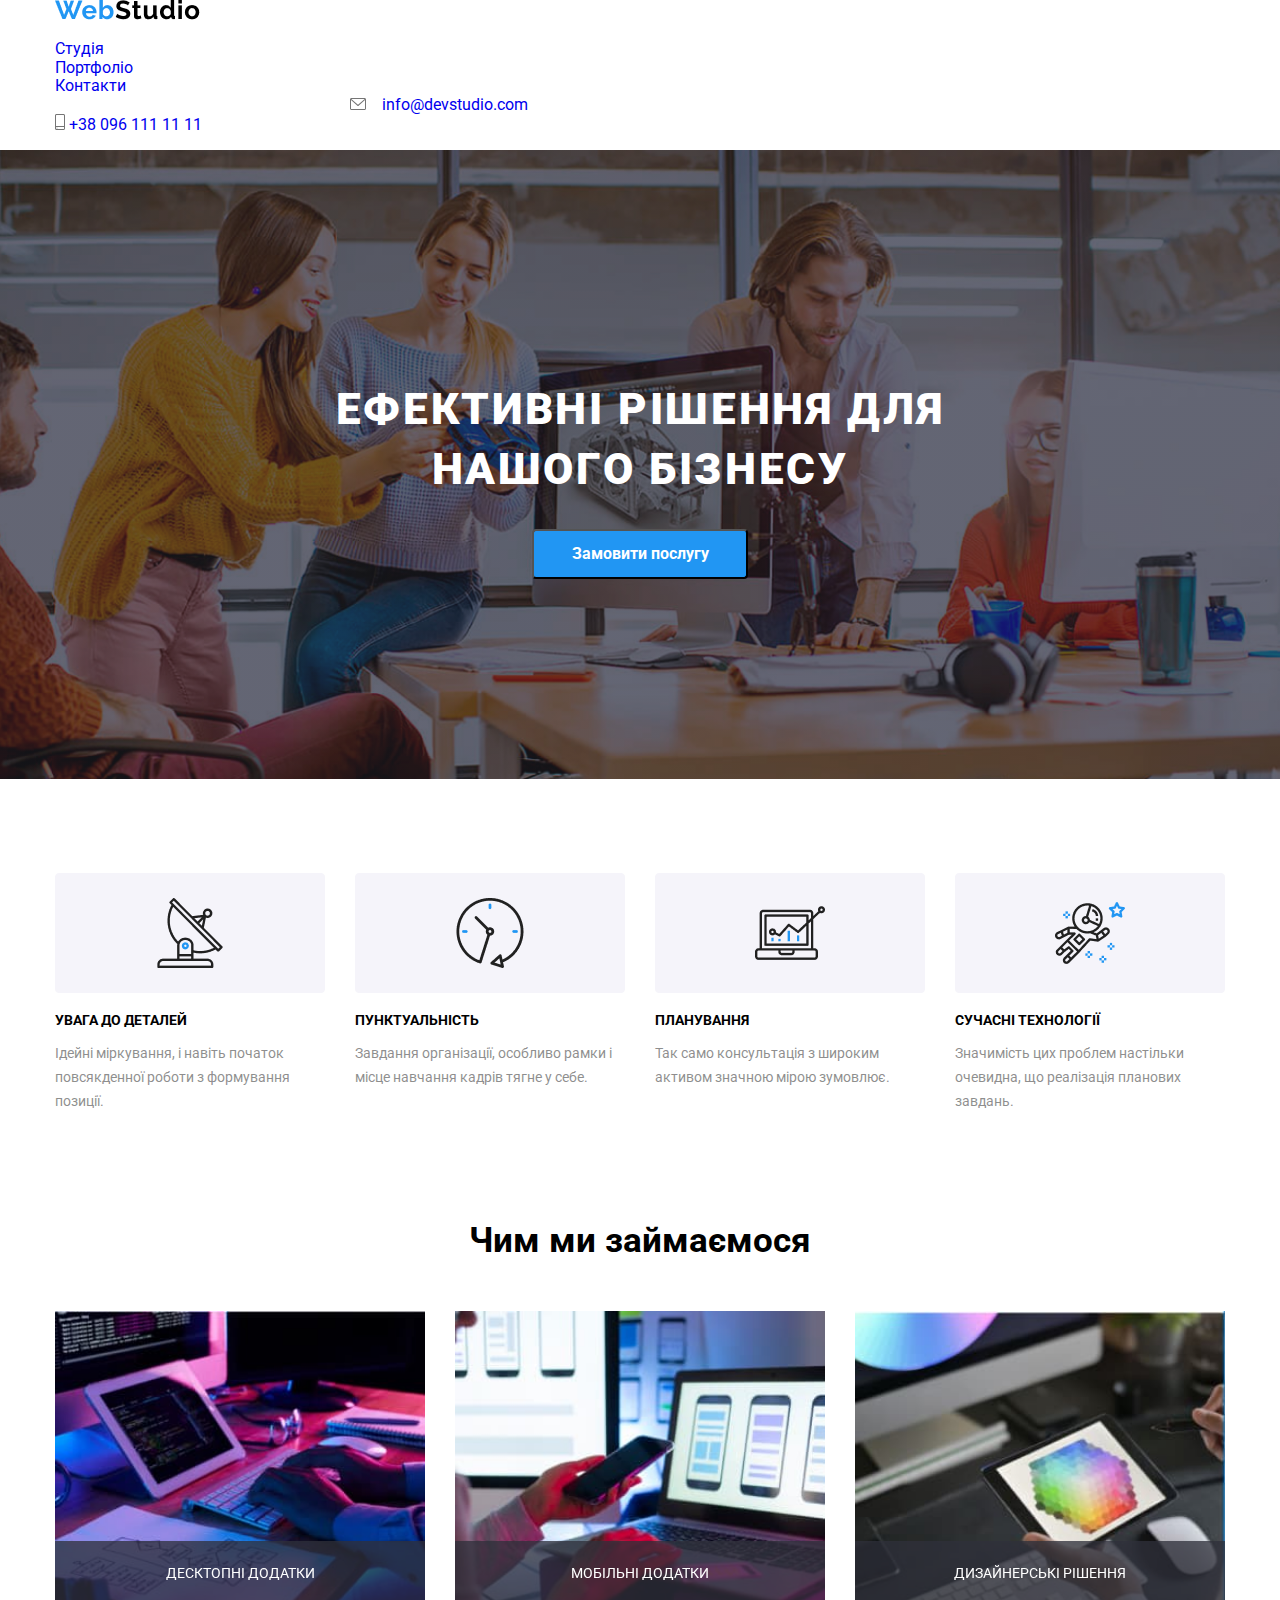
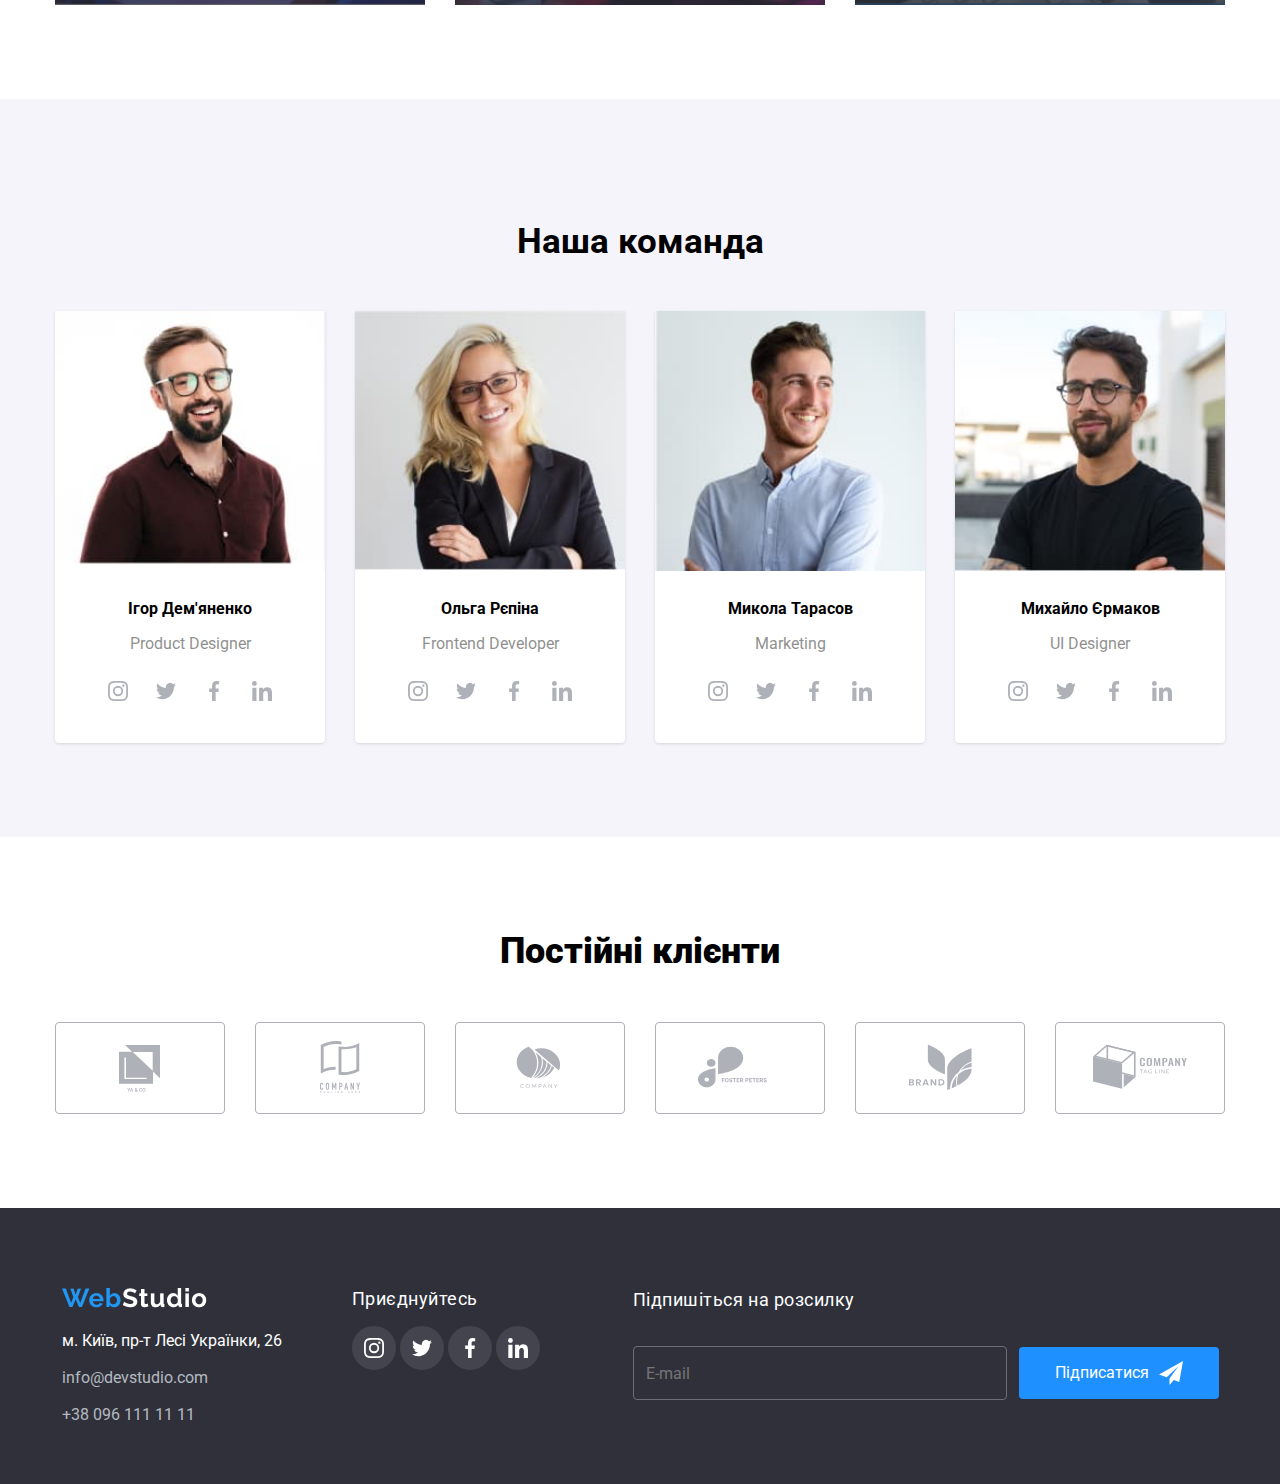
<file: html/index.html>
<!DOCTYPE html>
<html lang="en">
<head>
    <meta charset="UTF-8">
    <meta name="viewport" content="width=device-width, initial-scale=1.0">
    <title>WebStudio</title>
    <link rel="stylesheet" href="/css/stylesss.css">
    <link rel="stylesheet" href="https://necolas.github.io/normalize.css/8.0.1/normalize.css">
    <link rel="stylesheet" href="/css/styles.css">
    <link rel="preconnect" href="https://fonts.googleapis.com">
    <link rel="preconnect" href="https://fonts.gstatic.com" crossorigin>
    <link href="https://fonts.googleapis.com/css2?family=Roboto:wght@400;500;700;900&display=swap" rel="stylesheet"> 
</head>
<body>
    <header class="header-top">
        <div class="card-sets">
          <div class="container">
            <nav class="nav-header menu menu-2">
              <img class="heder-img" src="/img/logo.png" alt="логотип">
              <ul class="heder-flex">
                <li class="item-head">
                  <a class="top-itm active" href="/html/index.html">Студія</a>
                </li>
                <li class="item-head">
                  <a class="top-itm active1" href="/html/lesson.html">Портфоліо</a>
                </li>
                <li class="item-ni">
                  <a class="top-itm" href="contacts.html">Контакти</a>
                </li>
                <li class="item-header" id="header">
                  <svg class="fone-1header1" xmlns="http://www.w3.org/2000/svg" width="16" height="12" fill="none">
                    <path class="fone-1header2" fill="#757575" d="M14.5 0h-13C.673 0 0 .673 0 1.5v9c0 .827.673 1.5 1.5 1.5h13c.827 0 1.5-.673 1.5-1.5v-9c0-.827-.673-1.5-1.5-1.5Zm0 1c.068 0 .133.014.192.039L8 6.839l-6.692-5.8A.498.498 0 0 1 1.5 1h13Zm0 10h-13a.5.5 0 0 1-.5-.5V2.095l6.672 5.783a.5.5 0 0 0 .656 0L15 2.095V10.5a.5.5 0 0 1-.5.5Z"/>
                  </svg>
                  <a class="maiss" href="mailto:info@devstudio.com">info@devstudio.com</a>
                </li>
                <li class="email-item-hedera">
                  <svg xmlns="http://www.w3.org/2000/svg" width="10" height="16" fill="none">
                    <path class="email-1header1" fill="#757575" d="M8.5 0h-7C.673 0 0 .673 0 1.5v13c0 .827.673 1.5 1.5 1.5h7c.827 0 1.5-.673 1.5-1.5v-13C10 .673 9.327 0 8.5 0Zm-7 1h7a.5.5 0 0 1 .5.5V12H1V1.5a.5.5 0 0 1 .5-.5Zm7 14h-7a.5.5 0 0 1-.5-.5V13h8v1.5a.5.5 0 0 1-.5.5Z"/>
                    <path class="email-1header2" fill="#757575" d="M2.354 13.739a.445.445 0 0 1 0 .66.525.525 0 0 1-.708 0 .445.445 0 0 1 0-.66.525.525 0 0 1 .708 0Z"/>
                  </svg>
                  <a class="tell" href="tel:+380961111111">+38 096 111 11 11</a>
                </li>
              </ul>
            </nav>
          </div>
        </div>
      </header>
    <main>
            <section class="one">
                    <div class="fdfdf">
                        <div class="container"></div>
                        <h1 class="hhh1">ЕФЕКТИВНІ РІШЕННЯ ДЛЯ <br> Нашого Бізнесу</h1>

                        <div class="bozx">
                            <button type="button" class="buttttonn" data-modal-open>Замовити послугу</button>
                            <div class="backdrop is-hidden" data-modal>
                                <div class="modal">
                                    <div class="svg12gscs" data-close-modal>
                                    <svg width="30" height="30" viewBox="0 0 30 30" fill="none" xmlns="http://www.w3.org/2000/svg">
                                        <circle cx="15" cy="15" r="15" fill="white"/>
                                        <circle cx="15" cy="15" r="14.5" stroke="black" stroke-opacity="0.1"/>
                                        <path class="pathss21" d="M21 10.1079L19.8921 9L15.5 13.3921L11.1079 9L10 10.1079L14.3921 14.5L10 18.8921L11.1079 20L15.5 15.6079L19.8921 20L21 18.8921L16.6079 14.5L21 10.1079Z" fill="black"/>
                                    </svg>
                                    </div>
                                    <h3 class="lesssw">Залиште свої дані, ми вам передзвонимо</h3>
                                    <form class="sssssssss">
                                        <label class="iteam-form-s" for="name">
                                            <p class="label-text-form">Ім'я</p>
                                            <div class="poshiows">
                                                <input class="iteam-form-input" type="text" id="name" name="name" required>
                                                <svg class="ssssq" width="18" height="18" viewBox="0 0 18 18" fill="none" xmlns="http://www.w3.org/2000/svg">
                                                    <g clip-path="url(#clip0_11_4978)">
                                                        <path class="sss12" d="M9 9C10.6575 9 12 7.6575 12 6C12 4.3425 10.6575 3 9 3C7.3425 3 6 4.3425 6 6C6 7.6575 7.3425 9 9 9ZM9 10.5C6.9975 10.5 3 11.505 3 13.5V14.25C3 14.6625 3.3375 15 3.75 15H14.25C14.6625 15 15 14.6625 15 14.25V13.5C15 11.505 11.0025 10.5 9 10.5Z" fill="#212121"/>
                                                    </g>
                                                    <defs>
                                                        <clipPath id="clip0_11_4978">
                                                            <rect width="18" height="18" fill="white"/>
                                                        </clipPath>
                                                    </defs>
                                                </svg>                                                    
                                            </div>
                                        </label>
                                    
                                        <label class="iteam-form-s" for="phone">
                                            <p class="label-text-form">Телефон</p>
                                            <div class="poshiows">
                                                <input class="iteam-form-input" type="tel" id="phone" name="phone" required>
                                                <svg class="ssssq" width="18" height="18" viewBox="0 0 18 18" fill="none" xmlns="http://www.w3.org/2000/svg">
                                                    <g clip-path="url(#clip0_60_11806)">
                                                        <path class="sss12" d="M13.996 11.1226L12.1579 10.9127C11.7164 10.8621 11.2822 11.0141 10.9711 11.3252L9.63948 12.6568C7.59147 11.6147 5.91254 9.94301 4.87044 7.88775L6.20925 6.54894C6.52043 6.23775 6.6724 5.80355 6.62174 5.3621L6.41188 3.53842C6.32504 2.8075 5.70991 2.2575 4.97176 2.2575H3.71979C2.90203 2.2575 2.22178 2.93776 2.27243 3.75552C2.65598 9.93577 7.59871 14.8713 13.7717 15.2548C14.5894 15.3055 15.2697 14.6252 15.2697 13.8075V12.5555C15.2769 11.8246 14.7269 11.2095 13.996 11.1226Z" fill="#212121"/>
                                                    </g>
                                                    <defs>
                                                        <clipPath id="clip0_60_11806">
                                                        <rect width="18" height="18" fill="white"/>
                                                        </clipPath>
                                                    </defs>
                                                    </svg>                                                    
                                            </div>
                                        </label>
                        
                                        <label class="iteam-form-s" for="email">
                                            <p class="label-text-form">Пошта</p>
                                            <div class="poshiows">
                                                <input class="iteam-form-input" type="tel" id="phone" name="phone" required>
                                                <svg class="ssssq" width="18" height="18" viewBox="0 0 18 18" fill="none" xmlns="http://www.w3.org/2000/svg">
                                                    <g clip-path="url(#clip0_11_4989)">
                                                        <path class="sss12" d="M15 3H3C2.175 3 1.5075 3.675 1.5075 4.5L1.5 13.5C1.5 14.325 2.175 15 3 15H15C15.825 15 16.5 14.325 16.5 13.5V4.5C16.5 3.675 15.825 3 15 3ZM14.7 6.1875L9.3975 9.5025C9.1575 9.6525 8.8425 9.6525 8.6025 9.5025L3.3 6.1875C3.1125 6.0675 3 5.865 3 5.6475C3 5.145 3.5475 4.845 3.975 5.1075L9 8.25L14.025 5.1075C14.4525 4.845 15 5.145 15 5.6475C15 5.865 14.8875 6.0675 14.7 6.1875Z" fill="#212121"/>
                                                    </g>
                                                    <defs>
                                                        <clipPath id="clip0_11_4989">
                                                            <rect width="18" height="18" fill="white"/>
                                                        </clipPath>
                                                    </defs>
                                                </svg>
                                            </div>
                                        </label>
                                        
                        
                                        <label class="iteam-form-s" for="comment"><p class="label-text-form">Коментар</p></label>
                                        <textarea class="iteam-form-inputs" id="comment" name="comment" rows="4">Введіть текст</textarea>
                        
                                        <label class="iteam-form-ss">
                                            <input class="checkbox121" type="checkbox" name="agreement" required>
                                            <span class="ss3ws">Погоджуюся з розсилкою та приймаю</span> <a class="sss" href="#">Умови договору</a>
                                        </label>
                                        <div class="btm_box-n">
                                        <div class="sdscwc"><button class="btn" type="submit" data-modal-close>Відправити</button></div>
                                        </div>
                                    </form>
                                </div>
                            </div>
                        </div>
                    </div>
            </section>

            <section class="details">
                <div class="container">
                    <ul class="list">
                     <li class="special-item" id="special-item1">
                            <h3 class="texst1">УВАГА ДО ДЕТАЛЕЙ</h3>
                         <p class="texst12">Ідейні міркування, і навіть початок повсякденної роботи з формування позиції.</p>
                      </li>
                      <li class="special-item" id="special-item2">
                           <h3 class="texst1">ПУНКТУАЛЬНІСТЬ</h3>
                          <p class="texst12">Завдання організації, особливо рамки і місце навчання кадрів тягне у себе.</p>
                        </li>
                        <li class="special-item" id="special-item3">
                            <h3 class="texst1">ПЛАНУВАННЯ</h3>
                         <p class="texst12">Так само консультація з широким активом значною мірою зумовлює.</p>
                      </li>
                     <li class="special-item" id="special-item4">
                         <h3 class="texst1">СУЧАСНІ ТЕХНОЛОГІЇ</h3>
                         <p class="texst12">Значимість цих проблем настільки очевидна, що реалізація планових завдань.</p>
                     </li>
                  </ul>
                </div>
        </section>
        <section class="imgsss">
            <div class="container">
                <h2 class="teamss-text">Чим ми займаємося</h2>
                <ul class="imgssa">
                    <li class="item">
                        <img src="/img/photo.jpg" alt="Десктопні додатки" height="294px" width="370px">
                        <div class="description"><p class="it-s3-or4-i-forgot">ДЕСКТОПНІ ДОДАТКИ</p></div>
                    </li>
                    <li class="item">
                        <img src="/img/photo5.jpg" alt="Мобільні додатки" height="294px" width="370px">
                        <div class="description"><p class="it-s3-or4-i-forgot">МОБІЛЬНІ ДОДАТКИ</p></div>
                    </li>
                    <li class="item">
                        <img src="/img/photo4.jpg" alt="Дизайнерські рішення" height="294px" width="370px">
                        <div class="description"><p class="it-s3-or4-i-forgot">ДИЗАЙНЕРСЬКІ РІШЕННЯ</p></div>
                    </li>
                </ul>
            </div>
        </section>
        <section class="team">
            <div class="container">
                <h2 class="teamss-text">Наша команда</h2>
                <ul class="team-main">
                    <li class="item-last">
                        <article>
                        <figure>
                            <img src="/img/person2.jpg" alt="Фото людини" width="270" height="260">
                            <figcaption>
                                <b><p>Ігор Дем'яненко</p></b>
                                <p class="text777">Product Designer</p>
                                <svg class="insta0" xmlns="http://www.w3.org/2000/svg" width="44" height="44" fill="none">
                                    <path class="insta1" fill="#fff" d="M44 22a21.931 21.931 0 0 1-6.444 15.556A21.931 21.931 0 0 1 22 44a21.931 21.931 0 0 1-15.556-6.444A21.931 21.931 0 0 1 0 22 21.931 21.931 0 0 1 6.444 6.444 21.931 21.931 0 0 1 22 0a21.931 21.931 0 0 1 15.556 6.444A21.931 21.931 0 0 1 44 22Z"/>
                                    <g fill="#AFB1B8" clip-path="url(#a)">
                                    <path class="insta2" d="M31.98 17.88c-.046-1.063-.218-1.793-.464-2.426a4.881 4.881 0 0 0-1.157-1.774 4.922 4.922 0 0 0-1.77-1.153c-.637-.246-1.363-.418-2.426-.464-1.07-.051-1.41-.063-4.126-.063-2.715 0-3.055.012-4.122.059-1.063.046-1.793.219-2.426.465a4.879 4.879 0 0 0-1.774 1.156 4.923 4.923 0 0 0-1.152 1.77c-.247.637-.418 1.363-.465 2.426-.051 1.07-.063 1.41-.063 4.126 0 2.715.012 3.055.059 4.122.047 1.063.219 1.793.465 2.426a4.932 4.932 0 0 0 1.156 1.774c.5.508 1.106.902 1.77 1.152.637.247 1.364.419 2.426.465 1.067.047 1.407.059 4.122.059 2.716 0 3.055-.012 4.122-.059 1.063-.046 1.793-.218 2.426-.464a5.116 5.116 0 0 0 2.927-2.927c.246-.637.418-1.364.465-2.426.047-1.067.058-1.407.058-4.122s-.004-3.055-.05-4.122Zm-1.8 8.166c-.044.977-.208 1.504-.344 1.855a3.318 3.318 0 0 1-1.9 1.9c-.35.136-.882.3-1.855.343-1.055.047-1.371.059-4.04.059-2.668 0-2.989-.012-4.04-.059-.977-.043-1.504-.207-1.856-.344a3.076 3.076 0 0 1-1.148-.746 3.109 3.109 0 0 1-.747-1.148c-.136-.352-.3-.883-.343-1.856-.047-1.055-.059-1.372-.059-4.04 0-2.669.012-2.99.059-4.04.043-.977.207-1.504.343-1.856a3.04 3.04 0 0 1 .75-1.149 3.104 3.104 0 0 1 1.15-.746c.35-.136.882-.3 1.855-.344 1.055-.046 1.372-.058 4.04-.058 2.672 0 2.989.011 4.04.058.977.043 1.504.207 1.856.344.433.16.828.414 1.148.746.332.325.586.715.747 1.15.136.35.3.882.343 1.855.047 1.055.059 1.371.059 4.04 0 2.668-.012 2.98-.059 4.036Z"/>
                                    <path class="insta3" d="M22.037 16.864a5.139 5.139 0 1 0 5.138 5.138 5.139 5.139 0 0 0-5.138-5.138Zm0 8.47a3.333 3.333 0 1 1 .001-6.666 3.333 3.333 0 0 1 0 6.667ZM28.578 16.661a1.2 1.2 0 1 1-2.4 0 1.2 1.2 0 0 1 2.4 0Z"/>
                                    </g>
                                    <defs><clipPath id="a"><path class="insta4" fill="#fff" d="M12 12h20v20H12z"/></clipPath></defs>
                                </svg>
                                <svg class="twitter0" xmlns="http://www.w3.org/2000/svg" width="44" height="44" fill="none">
                                    <path class="twitter1" fill="#fff" d="M44 22a21.931 21.931 0 0 1-6.444 15.556A21.931 21.931 0 0 1 22 44a21.931 21.931 0 0 1-15.556-6.444A21.931 21.931 0 0 1 0 22 21.931 21.931 0 0 1 6.444 6.444 21.931 21.931 0 0 1 22 0a21.931 21.931 0 0 1 15.556 6.444A21.931 21.931 0 0 1 44 22Z"/>
                                    <g clip-path="url(#a)">
                                    <path class="twitter2" fill="#AFB1B8" d="M32 15.799a8.55 8.55 0 0 1-2.363.647 4.076 4.076 0 0 0 1.804-2.266 8.191 8.191 0 0 1-2.6.992 4.099 4.099 0 0 0-7.093 2.804c0 .325.028.638.096.935-3.409-.166-6.425-1.8-8.452-4.289a4.128 4.128 0 0 0-.56 2.073c0 1.42.73 2.679 1.82 3.407a4.048 4.048 0 0 1-1.852-.505v.045a4.119 4.119 0 0 0 3.285 4.03 4.09 4.09 0 0 1-1.075.134 3.62 3.62 0 0 1-.776-.07c.531 1.624 2.039 2.818 3.831 2.857a8.238 8.238 0 0 1-5.084 1.748 7.67 7.67 0 0 1-.981-.056 11.543 11.543 0 0 0 6.29 1.84c7.545 0 11.67-6.25 11.67-11.668 0-.18-.006-.356-.015-.53A8.179 8.179 0 0 0 32 15.8Z"/>
                                    </g><defs><clipPath id="a"><path class="twitter3" fill="#fff" d="M12 12h20v20H12z"/></clipPath></defs>
                                </svg>
                                <svg class="face0" xmlns="http://www.w3.org/2000/svg" width="44" height="44" fill="none">
                                    <path class="face1" fill="#fff" d="M44 22a21.931 21.931 0 0 1-6.444 15.556A21.931 21.931 0 0 1 22 44a21.931 21.931 0 0 1-15.556-6.444A21.931 21.931 0 0 1 0 22 21.931 21.931 0 0 1 6.444 6.444 21.931 21.931 0 0 1 22 0a21.931 21.931 0 0 1 15.556 6.444A21.931 21.931 0 0 1 44 22Z"/>
                                    <g clip-path="url(#a)">
                                    <path class="face2" fill="#AFB1B8" d="M25.33 15.32h1.827v-3.18a23.588 23.588 0 0 0-2.66-.14c-2.633 0-4.436 1.656-4.436 4.7v2.8h-2.905v3.555h2.905V32h3.562v-8.944h2.787l.443-3.555h-3.231v-2.45c0-1.027.277-1.73 1.709-1.73Z"/>
                                    </g><defs><clipPath id="a"><path class="face3" fill="#fff" d="M12 12h20v20H12z"/></clipPath></defs>
                                </svg>
                                <svg class="in0" xmlns="http://www.w3.org/2000/svg" width="44" height="44" fill="none">
                                    <path class="in1" fill="#fff" d="M44 22a21.931 21.931 0 0 1-6.444 15.556A21.931 21.931 0 0 1 22 44a21.931 21.931 0 0 1-15.556-6.444A21.931 21.931 0 0 1 0 22 21.931 21.931 0 0 1 6.444 6.444 21.931 21.931 0 0 1 22 0a21.931 21.931 0 0 1 15.556 6.444A21.931 21.931 0 0 1 44 22Z"/>
                                    <g fill="#AFB1B8" clip-path="url(#a)">
                                    <path class="in2" d="M31.995 32H32v-7.336c0-3.588-.773-6.352-4.968-6.352-2.016 0-3.37 1.106-3.922 2.155h-.058v-1.82h-3.978v13.352h4.142v-6.611c0-1.741.33-3.425 2.486-3.425 2.124 0 2.155 1.987 2.155 3.536V32h4.138ZM12.33 18.648h4.147V32H12.33V18.648ZM14.402 12A2.402 2.402 0 0 0 12 14.402c0 1.325 1.076 2.424 2.402 2.424 1.325 0 2.401-1.099 2.401-2.424A2.403 2.403 0 0 0 14.402 12Z"/>
                                    </g><defs><clipPath id="a"><path class="in3" fill="#fff" d="M12 12h20v20H12z"/></clipPath></defs>
                                </svg>
                            </figcaption>
                        </figure>
                        </article>
                    </li>
                    <li class="item-last">
                        <article>
                        <figure>
                            <img src="/img/person1.jpg" alt="Фото людини" width="270" height="260">
                            <figcaption>
                                <b><p>Ольга Рєпіна</p></b>
                                <p class="text777">Frontend Developer</p>
                                <svg class="insta0" xmlns="http://www.w3.org/2000/svg" width="44" height="44" fill="none">
                                    <path class="insta1" fill="#fff" d="M44 22a21.931 21.931 0 0 1-6.444 15.556A21.931 21.931 0 0 1 22 44a21.931 21.931 0 0 1-15.556-6.444A21.931 21.931 0 0 1 0 22 21.931 21.931 0 0 1 6.444 6.444 21.931 21.931 0 0 1 22 0a21.931 21.931 0 0 1 15.556 6.444A21.931 21.931 0 0 1 44 22Z"/>
                                    <g fill="#AFB1B8" clip-path="url(#a)">
                                    <path class="insta2" d="M31.98 17.88c-.046-1.063-.218-1.793-.464-2.426a4.881 4.881 0 0 0-1.157-1.774 4.922 4.922 0 0 0-1.77-1.153c-.637-.246-1.363-.418-2.426-.464-1.07-.051-1.41-.063-4.126-.063-2.715 0-3.055.012-4.122.059-1.063.046-1.793.219-2.426.465a4.879 4.879 0 0 0-1.774 1.156 4.923 4.923 0 0 0-1.152 1.77c-.247.637-.418 1.363-.465 2.426-.051 1.07-.063 1.41-.063 4.126 0 2.715.012 3.055.059 4.122.047 1.063.219 1.793.465 2.426a4.932 4.932 0 0 0 1.156 1.774c.5.508 1.106.902 1.77 1.152.637.247 1.364.419 2.426.465 1.067.047 1.407.059 4.122.059 2.716 0 3.055-.012 4.122-.059 1.063-.046 1.793-.218 2.426-.464a5.116 5.116 0 0 0 2.927-2.927c.246-.637.418-1.364.465-2.426.047-1.067.058-1.407.058-4.122s-.004-3.055-.05-4.122Zm-1.8 8.166c-.044.977-.208 1.504-.344 1.855a3.318 3.318 0 0 1-1.9 1.9c-.35.136-.882.3-1.855.343-1.055.047-1.371.059-4.04.059-2.668 0-2.989-.012-4.04-.059-.977-.043-1.504-.207-1.856-.344a3.076 3.076 0 0 1-1.148-.746 3.109 3.109 0 0 1-.747-1.148c-.136-.352-.3-.883-.343-1.856-.047-1.055-.059-1.372-.059-4.04 0-2.669.012-2.99.059-4.04.043-.977.207-1.504.343-1.856a3.04 3.04 0 0 1 .75-1.149 3.104 3.104 0 0 1 1.15-.746c.35-.136.882-.3 1.855-.344 1.055-.046 1.372-.058 4.04-.058 2.672 0 2.989.011 4.04.058.977.043 1.504.207 1.856.344.433.16.828.414 1.148.746.332.325.586.715.747 1.15.136.35.3.882.343 1.855.047 1.055.059 1.371.059 4.04 0 2.668-.012 2.98-.059 4.036Z"/>
                                    <path class="insta3" d="M22.037 16.864a5.139 5.139 0 1 0 5.138 5.138 5.139 5.139 0 0 0-5.138-5.138Zm0 8.47a3.333 3.333 0 1 1 .001-6.666 3.333 3.333 0 0 1 0 6.667ZM28.578 16.661a1.2 1.2 0 1 1-2.4 0 1.2 1.2 0 0 1 2.4 0Z"/>
                                    </g>
                                    <defs><clipPath id="a"><path class="insta4" fill="#fff" d="M12 12h20v20H12z"/></clipPath></defs>
                                </svg>
                                <svg class="twitter0" xmlns="http://www.w3.org/2000/svg" width="44" height="44" fill="none">
                                    <path class="twitter1" fill="#fff" d="M44 22a21.931 21.931 0 0 1-6.444 15.556A21.931 21.931 0 0 1 22 44a21.931 21.931 0 0 1-15.556-6.444A21.931 21.931 0 0 1 0 22 21.931 21.931 0 0 1 6.444 6.444 21.931 21.931 0 0 1 22 0a21.931 21.931 0 0 1 15.556 6.444A21.931 21.931 0 0 1 44 22Z"/>
                                    <g clip-path="url(#a)">
                                    <path class="twitter2" fill="#AFB1B8" d="M32 15.799a8.55 8.55 0 0 1-2.363.647 4.076 4.076 0 0 0 1.804-2.266 8.191 8.191 0 0 1-2.6.992 4.099 4.099 0 0 0-7.093 2.804c0 .325.028.638.096.935-3.409-.166-6.425-1.8-8.452-4.289a4.128 4.128 0 0 0-.56 2.073c0 1.42.73 2.679 1.82 3.407a4.048 4.048 0 0 1-1.852-.505v.045a4.119 4.119 0 0 0 3.285 4.03 4.09 4.09 0 0 1-1.075.134 3.62 3.62 0 0 1-.776-.07c.531 1.624 2.039 2.818 3.831 2.857a8.238 8.238 0 0 1-5.084 1.748 7.67 7.67 0 0 1-.981-.056 11.543 11.543 0 0 0 6.29 1.84c7.545 0 11.67-6.25 11.67-11.668 0-.18-.006-.356-.015-.53A8.179 8.179 0 0 0 32 15.8Z"/>
                                    </g><defs><clipPath id="a"><path class="twitter3" fill="#fff" d="M12 12h20v20H12z"/></clipPath></defs>
                                </svg>
                                <svg class="face0" xmlns="http://www.w3.org/2000/svg" width="44" height="44" fill="none">
                                    <path class="face1" fill="#fff" d="M44 22a21.931 21.931 0 0 1-6.444 15.556A21.931 21.931 0 0 1 22 44a21.931 21.931 0 0 1-15.556-6.444A21.931 21.931 0 0 1 0 22 21.931 21.931 0 0 1 6.444 6.444 21.931 21.931 0 0 1 22 0a21.931 21.931 0 0 1 15.556 6.444A21.931 21.931 0 0 1 44 22Z"/>
                                    <g clip-path="url(#a)">
                                    <path class="face2" fill="#AFB1B8" d="M25.33 15.32h1.827v-3.18a23.588 23.588 0 0 0-2.66-.14c-2.633 0-4.436 1.656-4.436 4.7v2.8h-2.905v3.555h2.905V32h3.562v-8.944h2.787l.443-3.555h-3.231v-2.45c0-1.027.277-1.73 1.709-1.73Z"/>
                                    </g><defs><clipPath id="a"><path class="face3" fill="#fff" d="M12 12h20v20H12z"/></clipPath></defs>
                                </svg>
                                <svg class="in0" xmlns="http://www.w3.org/2000/svg" width="44" height="44" fill="none">
                                    <path class="in1" fill="#fff" d="M44 22a21.931 21.931 0 0 1-6.444 15.556A21.931 21.931 0 0 1 22 44a21.931 21.931 0 0 1-15.556-6.444A21.931 21.931 0 0 1 0 22 21.931 21.931 0 0 1 6.444 6.444 21.931 21.931 0 0 1 22 0a21.931 21.931 0 0 1 15.556 6.444A21.931 21.931 0 0 1 44 22Z"/>
                                    <g fill="#AFB1B8" clip-path="url(#a)">
                                    <path class="in2" d="M31.995 32H32v-7.336c0-3.588-.773-6.352-4.968-6.352-2.016 0-3.37 1.106-3.922 2.155h-.058v-1.82h-3.978v13.352h4.142v-6.611c0-1.741.33-3.425 2.486-3.425 2.124 0 2.155 1.987 2.155 3.536V32h4.138ZM12.33 18.648h4.147V32H12.33V18.648ZM14.402 12A2.402 2.402 0 0 0 12 14.402c0 1.325 1.076 2.424 2.402 2.424 1.325 0 2.401-1.099 2.401-2.424A2.403 2.403 0 0 0 14.402 12Z"/>
                                    </g><defs><clipPath id="a"><path class="in3" fill="#fff" d="M12 12h20v20H12z"/></clipPath></defs>
                                </svg>
                            </figcaption>
                        </figure>
                        </article>
                    </li>
                    <li class="item-last">
                        </article>
                        <figure>
                            <img src="/img/person3.jpg" alt="Фото людини" width="270" height="260">
                            <figcaption>
                                <b><p>Микола Тарасов</p></b>
                                <p class="text777">Marketing</p>
                                <svg class="insta0" xmlns="http://www.w3.org/2000/svg" width="44" height="44" fill="none">
                                    <path class="insta1" fill="#fff" d="M44 22a21.931 21.931 0 0 1-6.444 15.556A21.931 21.931 0 0 1 22 44a21.931 21.931 0 0 1-15.556-6.444A21.931 21.931 0 0 1 0 22 21.931 21.931 0 0 1 6.444 6.444 21.931 21.931 0 0 1 22 0a21.931 21.931 0 0 1 15.556 6.444A21.931 21.931 0 0 1 44 22Z"/>
                                    <g fill="#AFB1B8" clip-path="url(#a)">
                                    <path class="insta2" d="M31.98 17.88c-.046-1.063-.218-1.793-.464-2.426a4.881 4.881 0 0 0-1.157-1.774 4.922 4.922 0 0 0-1.77-1.153c-.637-.246-1.363-.418-2.426-.464-1.07-.051-1.41-.063-4.126-.063-2.715 0-3.055.012-4.122.059-1.063.046-1.793.219-2.426.465a4.879 4.879 0 0 0-1.774 1.156 4.923 4.923 0 0 0-1.152 1.77c-.247.637-.418 1.363-.465 2.426-.051 1.07-.063 1.41-.063 4.126 0 2.715.012 3.055.059 4.122.047 1.063.219 1.793.465 2.426a4.932 4.932 0 0 0 1.156 1.774c.5.508 1.106.902 1.77 1.152.637.247 1.364.419 2.426.465 1.067.047 1.407.059 4.122.059 2.716 0 3.055-.012 4.122-.059 1.063-.046 1.793-.218 2.426-.464a5.116 5.116 0 0 0 2.927-2.927c.246-.637.418-1.364.465-2.426.047-1.067.058-1.407.058-4.122s-.004-3.055-.05-4.122Zm-1.8 8.166c-.044.977-.208 1.504-.344 1.855a3.318 3.318 0 0 1-1.9 1.9c-.35.136-.882.3-1.855.343-1.055.047-1.371.059-4.04.059-2.668 0-2.989-.012-4.04-.059-.977-.043-1.504-.207-1.856-.344a3.076 3.076 0 0 1-1.148-.746 3.109 3.109 0 0 1-.747-1.148c-.136-.352-.3-.883-.343-1.856-.047-1.055-.059-1.372-.059-4.04 0-2.669.012-2.99.059-4.04.043-.977.207-1.504.343-1.856a3.04 3.04 0 0 1 .75-1.149 3.104 3.104 0 0 1 1.15-.746c.35-.136.882-.3 1.855-.344 1.055-.046 1.372-.058 4.04-.058 2.672 0 2.989.011 4.04.058.977.043 1.504.207 1.856.344.433.16.828.414 1.148.746.332.325.586.715.747 1.15.136.35.3.882.343 1.855.047 1.055.059 1.371.059 4.04 0 2.668-.012 2.98-.059 4.036Z"/>
                                    <path class="insta3" d="M22.037 16.864a5.139 5.139 0 1 0 5.138 5.138 5.139 5.139 0 0 0-5.138-5.138Zm0 8.47a3.333 3.333 0 1 1 .001-6.666 3.333 3.333 0 0 1 0 6.667ZM28.578 16.661a1.2 1.2 0 1 1-2.4 0 1.2 1.2 0 0 1 2.4 0Z"/>
                                    </g>
                                    <defs><clipPath id="a"><path class="insta4" fill="#fff" d="M12 12h20v20H12z"/></clipPath></defs>
                                </svg>
                                <svg class="twitter0" xmlns="http://www.w3.org/2000/svg" width="44" height="44" fill="none">
                                    <path class="twitter1" fill="#fff" d="M44 22a21.931 21.931 0 0 1-6.444 15.556A21.931 21.931 0 0 1 22 44a21.931 21.931 0 0 1-15.556-6.444A21.931 21.931 0 0 1 0 22 21.931 21.931 0 0 1 6.444 6.444 21.931 21.931 0 0 1 22 0a21.931 21.931 0 0 1 15.556 6.444A21.931 21.931 0 0 1 44 22Z"/>
                                    <g clip-path="url(#a)">
                                    <path class="twitter2" fill="#AFB1B8" d="M32 15.799a8.55 8.55 0 0 1-2.363.647 4.076 4.076 0 0 0 1.804-2.266 8.191 8.191 0 0 1-2.6.992 4.099 4.099 0 0 0-7.093 2.804c0 .325.028.638.096.935-3.409-.166-6.425-1.8-8.452-4.289a4.128 4.128 0 0 0-.56 2.073c0 1.42.73 2.679 1.82 3.407a4.048 4.048 0 0 1-1.852-.505v.045a4.119 4.119 0 0 0 3.285 4.03 4.09 4.09 0 0 1-1.075.134 3.62 3.62 0 0 1-.776-.07c.531 1.624 2.039 2.818 3.831 2.857a8.238 8.238 0 0 1-5.084 1.748 7.67 7.67 0 0 1-.981-.056 11.543 11.543 0 0 0 6.29 1.84c7.545 0 11.67-6.25 11.67-11.668 0-.18-.006-.356-.015-.53A8.179 8.179 0 0 0 32 15.8Z"/>
                                    </g><defs><clipPath id="a"><path class="twitter3" fill="#fff" d="M12 12h20v20H12z"/></clipPath></defs>
                                </svg>
                                <svg class="face0" xmlns="http://www.w3.org/2000/svg" width="44" height="44" fill="none">
                                    <path class="face1" fill="#fff" d="M44 22a21.931 21.931 0 0 1-6.444 15.556A21.931 21.931 0 0 1 22 44a21.931 21.931 0 0 1-15.556-6.444A21.931 21.931 0 0 1 0 22 21.931 21.931 0 0 1 6.444 6.444 21.931 21.931 0 0 1 22 0a21.931 21.931 0 0 1 15.556 6.444A21.931 21.931 0 0 1 44 22Z"/>
                                    <g clip-path="url(#a)">
                                    <path class="face2" fill="#AFB1B8" d="M25.33 15.32h1.827v-3.18a23.588 23.588 0 0 0-2.66-.14c-2.633 0-4.436 1.656-4.436 4.7v2.8h-2.905v3.555h2.905V32h3.562v-8.944h2.787l.443-3.555h-3.231v-2.45c0-1.027.277-1.73 1.709-1.73Z"/>
                                    </g><defs><clipPath id="a"><path class="face3" fill="#fff" d="M12 12h20v20H12z"/></clipPath></defs>
                                </svg>
                                <svg class="in0" xmlns="http://www.w3.org/2000/svg" width="44" height="44" fill="none">
                                    <path class="in1" fill="#fff" d="M44 22a21.931 21.931 0 0 1-6.444 15.556A21.931 21.931 0 0 1 22 44a21.931 21.931 0 0 1-15.556-6.444A21.931 21.931 0 0 1 0 22 21.931 21.931 0 0 1 6.444 6.444 21.931 21.931 0 0 1 22 0a21.931 21.931 0 0 1 15.556 6.444A21.931 21.931 0 0 1 44 22Z"/>
                                    <g fill="#AFB1B8" clip-path="url(#a)">
                                    <path class="in2" d="M31.995 32H32v-7.336c0-3.588-.773-6.352-4.968-6.352-2.016 0-3.37 1.106-3.922 2.155h-.058v-1.82h-3.978v13.352h4.142v-6.611c0-1.741.33-3.425 2.486-3.425 2.124 0 2.155 1.987 2.155 3.536V32h4.138ZM12.33 18.648h4.147V32H12.33V18.648ZM14.402 12A2.402 2.402 0 0 0 12 14.402c0 1.325 1.076 2.424 2.402 2.424 1.325 0 2.401-1.099 2.401-2.424A2.403 2.403 0 0 0 14.402 12Z"/>
                                    </g><defs><clipPath id="a"><path class="in3" fill="#fff" d="M12 12h20v20H12z"/></clipPath></defs>
                                </svg>
                            </figcaption>
                        </figure>
                        </article>
                    </li>
                    <li class="item-last">
                        <article>
                        <figure>
                            <img src="/img/person4.jpg" alt="Фото людини" width="270" height="260">
                            <figcaption>
                                <b><p>Михайло Єрмаков</p></b>
                                <p class="text777">UI Designer</p>
                                <svg class="insta0" xmlns="http://www.w3.org/2000/svg" width="44" height="44" fill="none">
                                    <path class="insta1" fill="#fff" d="M44 22a21.931 21.931 0 0 1-6.444 15.556A21.931 21.931 0 0 1 22 44a21.931 21.931 0 0 1-15.556-6.444A21.931 21.931 0 0 1 0 22 21.931 21.931 0 0 1 6.444 6.444 21.931 21.931 0 0 1 22 0a21.931 21.931 0 0 1 15.556 6.444A21.931 21.931 0 0 1 44 22Z"/>
                                    <g fill="#AFB1B8" clip-path="url(#a)">
                                    <path class="insta2" d="M31.98 17.88c-.046-1.063-.218-1.793-.464-2.426a4.881 4.881 0 0 0-1.157-1.774 4.922 4.922 0 0 0-1.77-1.153c-.637-.246-1.363-.418-2.426-.464-1.07-.051-1.41-.063-4.126-.063-2.715 0-3.055.012-4.122.059-1.063.046-1.793.219-2.426.465a4.879 4.879 0 0 0-1.774 1.156 4.923 4.923 0 0 0-1.152 1.77c-.247.637-.418 1.363-.465 2.426-.051 1.07-.063 1.41-.063 4.126 0 2.715.012 3.055.059 4.122.047 1.063.219 1.793.465 2.426a4.932 4.932 0 0 0 1.156 1.774c.5.508 1.106.902 1.77 1.152.637.247 1.364.419 2.426.465 1.067.047 1.407.059 4.122.059 2.716 0 3.055-.012 4.122-.059 1.063-.046 1.793-.218 2.426-.464a5.116 5.116 0 0 0 2.927-2.927c.246-.637.418-1.364.465-2.426.047-1.067.058-1.407.058-4.122s-.004-3.055-.05-4.122Zm-1.8 8.166c-.044.977-.208 1.504-.344 1.855a3.318 3.318 0 0 1-1.9 1.9c-.35.136-.882.3-1.855.343-1.055.047-1.371.059-4.04.059-2.668 0-2.989-.012-4.04-.059-.977-.043-1.504-.207-1.856-.344a3.076 3.076 0 0 1-1.148-.746 3.109 3.109 0 0 1-.747-1.148c-.136-.352-.3-.883-.343-1.856-.047-1.055-.059-1.372-.059-4.04 0-2.669.012-2.99.059-4.04.043-.977.207-1.504.343-1.856a3.04 3.04 0 0 1 .75-1.149 3.104 3.104 0 0 1 1.15-.746c.35-.136.882-.3 1.855-.344 1.055-.046 1.372-.058 4.04-.058 2.672 0 2.989.011 4.04.058.977.043 1.504.207 1.856.344.433.16.828.414 1.148.746.332.325.586.715.747 1.15.136.35.3.882.343 1.855.047 1.055.059 1.371.059 4.04 0 2.668-.012 2.98-.059 4.036Z"/>
                                    <path class="insta3" d="M22.037 16.864a5.139 5.139 0 1 0 5.138 5.138 5.139 5.139 0 0 0-5.138-5.138Zm0 8.47a3.333 3.333 0 1 1 .001-6.666 3.333 3.333 0 0 1 0 6.667ZM28.578 16.661a1.2 1.2 0 1 1-2.4 0 1.2 1.2 0 0 1 2.4 0Z"/>
                                    </g>
                                    <defs><clipPath id="a"><path class="insta4" fill="#fff" d="M12 12h20v20H12z"/></clipPath></defs>
                                </svg>
                                <svg class="twitter0" xmlns="http://www.w3.org/2000/svg" width="44" height="44" fill="none">
                                    <path class="twitter1" fill="#fff" d="M44 22a21.931 21.931 0 0 1-6.444 15.556A21.931 21.931 0 0 1 22 44a21.931 21.931 0 0 1-15.556-6.444A21.931 21.931 0 0 1 0 22 21.931 21.931 0 0 1 6.444 6.444 21.931 21.931 0 0 1 22 0a21.931 21.931 0 0 1 15.556 6.444A21.931 21.931 0 0 1 44 22Z"/>
                                    <g clip-path="url(#a)">
                                    <path class="twitter2" fill="#AFB1B8" d="M32 15.799a8.55 8.55 0 0 1-2.363.647 4.076 4.076 0 0 0 1.804-2.266 8.191 8.191 0 0 1-2.6.992 4.099 4.099 0 0 0-7.093 2.804c0 .325.028.638.096.935-3.409-.166-6.425-1.8-8.452-4.289a4.128 4.128 0 0 0-.56 2.073c0 1.42.73 2.679 1.82 3.407a4.048 4.048 0 0 1-1.852-.505v.045a4.119 4.119 0 0 0 3.285 4.03 4.09 4.09 0 0 1-1.075.134 3.62 3.62 0 0 1-.776-.07c.531 1.624 2.039 2.818 3.831 2.857a8.238 8.238 0 0 1-5.084 1.748 7.67 7.67 0 0 1-.981-.056 11.543 11.543 0 0 0 6.29 1.84c7.545 0 11.67-6.25 11.67-11.668 0-.18-.006-.356-.015-.53A8.179 8.179 0 0 0 32 15.8Z"/>
                                    </g><defs><clipPath id="a"><path class="twitter3" fill="#fff" d="M12 12h20v20H12z"/></clipPath></defs>
                                </svg>
                                <svg class="face0" xmlns="http://www.w3.org/2000/svg" width="44" height="44" fill="none">
                                    <path class="face1" fill="#fff" d="M44 22a21.931 21.931 0 0 1-6.444 15.556A21.931 21.931 0 0 1 22 44a21.931 21.931 0 0 1-15.556-6.444A21.931 21.931 0 0 1 0 22 21.931 21.931 0 0 1 6.444 6.444 21.931 21.931 0 0 1 22 0a21.931 21.931 0 0 1 15.556 6.444A21.931 21.931 0 0 1 44 22Z"/>
                                    <g clip-path="url(#a)">
                                    <path class="face2" fill="#AFB1B8" d="M25.33 15.32h1.827v-3.18a23.588 23.588 0 0 0-2.66-.14c-2.633 0-4.436 1.656-4.436 4.7v2.8h-2.905v3.555h2.905V32h3.562v-8.944h2.787l.443-3.555h-3.231v-2.45c0-1.027.277-1.73 1.709-1.73Z"/>
                                    </g><defs><clipPath id="a"><path class="face3" fill="#fff" d="M12 12h20v20H12z"/></clipPath></defs>
                                </svg>
                                <svg class="in0" xmlns="http://www.w3.org/2000/svg" width="44" height="44" fill="none">
                                    <path class="in1" fill="#fff" d="M44 22a21.931 21.931 0 0 1-6.444 15.556A21.931 21.931 0 0 1 22 44a21.931 21.931 0 0 1-15.556-6.444A21.931 21.931 0 0 1 0 22 21.931 21.931 0 0 1 6.444 6.444 21.931 21.931 0 0 1 22 0a21.931 21.931 0 0 1 15.556 6.444A21.931 21.931 0 0 1 44 22Z"/>
                                    <g fill="#AFB1B8" clip-path="url(#a)">
                                    <path class="in2" d="M31.995 32H32v-7.336c0-3.588-.773-6.352-4.968-6.352-2.016 0-3.37 1.106-3.922 2.155h-.058v-1.82h-3.978v13.352h4.142v-6.611c0-1.741.33-3.425 2.486-3.425 2.124 0 2.155 1.987 2.155 3.536V32h4.138ZM12.33 18.648h4.147V32H12.33V18.648ZM14.402 12A2.402 2.402 0 0 0 12 14.402c0 1.325 1.076 2.424 2.402 2.424 1.325 0 2.401-1.099 2.401-2.424A2.403 2.403 0 0 0 14.402 12Z"/>
                                    </g><defs><clipPath id="a"><path class="in3" fill="#fff" d="M12 12h20v20H12z"/></clipPath></defs>
                                </svg>
                            </figcaption>
                        </figure>
                        </article>
                    </li>
                </ul>
            </div>
        </section>
        <section class="klients">
        <div class="container">
            <h2 class="klient-section-text">Постійні клієнти</h2>
            <div class="section-last100klient-box-item">
            <svg class="kliant00" xmlns="http://www.w3.org/2000/svg" width="170" height="92" fill="none">
                <rect class="kliant01" width="169" height="91" x=".5" y=".5" stroke="#AFB1B8" rx="3.5"/>
                <path class="kliant02" fill="#AFB1B8" fill-rule="evenodd" d="m70 23 7.008 6.634L64 29.626v32.188h34V49.507l7 6.627V23H70Zm27.692 25.728-19.87-18.81h19.87v18.81Zm-6.169 8.377H69.38V35.459h1.565V55.64h20.578v1.465ZM74.61 66.1l-.818 1.685-.818-1.685h-.686l1.194 2.246v1.309h.62v-1.309l1.192-2.246h-.684Zm1.028 3.555.288-.828h1.377l.29.828h.645l-1.345-3.555h-.555l-1.342 3.555h.642Zm.976-2.8.515 1.474h-1.03l.515-1.475Zm3.257 1.389a.807.807 0 0 0-.134.451c0 .3.105.543.315.73.211.186.493.279.844.279.352 0 .655-.096.909-.286l.2.237h.688l-.522-.618c.205-.28.308-.639.308-1.076h-.516c0 .239-.05.456-.148.651l-.687-.81.242-.176a1.34 1.34 0 0 0 .369-.371.785.785 0 0 0 .112-.41.732.732 0 0 0-.249-.564.895.895 0 0 0-.635-.23c-.286 0-.514.082-.683.244-.17.162-.254.381-.254.66 0 .114.027.232.08.354.056.122.153.27.29.444-.263.189-.44.352-.529.49Zm1.604.786a.905.905 0 0 1-.561.2.585.585 0 0 1-.425-.154.533.533 0 0 1-.159-.4c0-.19.098-.36.293-.508l.076-.054.776.916Zm-.637-1.575c-.168-.207-.252-.378-.252-.515 0-.119.035-.217.103-.295a.348.348 0 0 1 .276-.118.37.37 0 0 1 .266.1c.07.066.105.144.105.237a.44.44 0 0 1-.151.344l-.076.062-.271.185Zm5.786 1.931c.244-.213.384-.51.42-.888h-.615c-.033.254-.11.435-.232.544-.122.11-.305.164-.547.164-.265 0-.467-.101-.606-.303-.136-.202-.205-.495-.205-.88v-.314c.004-.38.077-.666.22-.862.145-.197.352-.295.62-.295.231 0 .406.057.525.17.12.113.195.297.225.552h.615c-.04-.389-.178-.69-.418-.903-.239-.213-.555-.32-.947-.32-.291 0-.548.07-.771.208a1.346 1.346 0 0 0-.51.59 2.082 2.082 0 0 0-.179.887v.332c.005.327.066.614.183.862.118.247.284.438.498.573.217.134.467.2.75.2.405 0 .73-.105.974-.317Zm3.63-.498c.12-.263.181-.57.181-.918v-.197a2.149 2.149 0 0 0-.185-.911 1.356 1.356 0 0 0-.52-.6c-.224-.14-.48-.21-.77-.21-.29 0-.546.07-.771.212-.223.14-.396.342-.52.608a2.174 2.174 0 0 0-.183.918v.2c.002.34.063.64.185.9.124.261.298.462.523.604.226.14.483.21.771.21.292 0 .549-.07.772-.21.224-.142.397-.344.517-.606Zm-.661-2.01c.15.21.224.513.224.907v.185c0 .4-.074.705-.222.913-.146.209-.356.313-.63.313a.738.738 0 0 1-.634-.32c-.152-.213-.227-.515-.227-.906v-.205c.003-.382.08-.678.229-.886a.731.731 0 0 1 .628-.315c.273 0 .484.105.632.315Z" clip-rule="evenodd"/>
            </svg>
            <svg class="kliant10" xmlns="http://www.w3.org/2000/svg" width="170" height="92" fill="none">
                <rect class="kliant13" width="169" height="91" x=".5" y=".5" stroke="#AFB1B8" rx="3.5"/>
                <path class="kliant11" fill="#AFB1B8" fill-rule="evenodd" d="M82.114 21.934h-.137a17.43 17.43 0 0 0-.63-.022h-.455c-.397 0-.802.01-1.204.03a.628.628 0 0 0-.091 0 28.276 28.276 0 0 0-10.516 2.683l-.433.208v22.142l1.012-.344c.888-.305 1.834-.58 2.813-.834a34.329 34.329 0 0 1 8.095-1.075v2.909c-.362.002-.713.012-1.065.03h-.084a32.36 32.36 0 0 0-6.228.956 31.635 31.635 0 0 0-7.42 2.892V23.112a29.728 29.728 0 0 1 7.785-3.166A29.793 29.793 0 0 1 80.892 19h.427c.511.013 1.01.036 1.478.071 1.233.087 2.456.282 3.655.582v2.864a22.638 22.638 0 0 0-3.541-.534l-.073-.006a8.726 8.726 0 0 0-.724-.043Zm5.039 2.927c.635.049 1.292.072 1.958.072a31.468 31.468 0 0 0 7.713-.99 31.767 31.767 0 0 0 7.417-2.893v27.89a29.809 29.809 0 0 1-7.786 3.166 29.943 29.943 0 0 1-7.337.944 22.405 22.405 0 0 1-5.565-.656V24.322c.43.1.873.191 1.323.267.739.125 1.518.216 2.277.272Zm14.194.216-1.012.341c-.93.313-1.87.593-2.813.842a34.263 34.263 0 0 1-8.406 1.078c-.66 0-1.267-.018-1.854-.056l-.807-.053V50.006l.693.06c.642.057 1.305.085 1.973.085a26.884 26.884 0 0 0 6.62-.857 27.746 27.746 0 0 0 5.173-1.86l.433-.208V25.078Z" clip-rule="evenodd"/>
                <path class="kliant12" fill="#AFB1B8" d="M67.737 61.212a1.491 1.491 0 0 0-1.126-.455 1.672 1.672 0 0 0-.65.122 1.464 1.464 0 0 0-.832.842c-.08.2-.119.413-.116.628v3.794c-.01.267.042.533.149.778.09.195.219.368.38.509.151.127.329.22.52.27.185.051.376.078.567.078.211.002.42-.043.612-.132a1.6 1.6 0 0 0 .96-1.465v-.424h-.993v.338a.88.88 0 0 1-.058.338.608.608 0 0 1-.144.214.697.697 0 0 1-.415.145.503.503 0 0 1-.465-.204.898.898 0 0 1-.132-.508v-3.538c-.006-.196.036-.39.122-.567a.507.507 0 0 1 .485-.229.527.527 0 0 1 .443.214.806.806 0 0 1 .164.509v.328h.982v-.387a1.79 1.79 0 0 0-.121-.664 1.56 1.56 0 0 0-.332-.534ZM73.629 61.17a1.765 1.765 0 0 0-1.128-.418c-.202 0-.403.037-.592.107A1.56 1.56 0 0 0 71 61.7c-.1.231-.15.482-.145.735v3.638c-.006.256.043.51.145.746.09.195.22.369.384.508.152.14.33.25.524.32.19.07.39.106.592.107a1.714 1.714 0 0 0 1.128-.427c.158-.142.285-.315.374-.508.102-.235.151-.49.144-.746v-3.639a1.77 1.77 0 0 0-.144-.734 1.641 1.641 0 0 0-.374-.532Zm-.463 4.904a.656.656 0 0 1-.197.527.727.727 0 0 1-.934 0 .65.65 0 0 1-.197-.527v-3.639a.653.653 0 0 1 .197-.526.726.726 0 0 1 .934 0 .652.652 0 0 1 .197.526v3.64ZM81.367 67.7v-6.89h-.953l-1.253 3.647h-.017l-1.263-3.646h-.943v6.888h.984v-4.19h.017l.964 2.962h.491l.971-2.962h.018v4.19h.984ZM86.958 61.294c-.151-.17-.343-.3-.556-.377a2.184 2.184 0 0 0-.714-.107h-1.462v6.89h.981v-2.691h.506c.307.014.611-.051.886-.188a1.43 1.43 0 0 0 .539-.527c.113-.183.19-.387.225-.6a4.9 4.9 0 0 0 .053-.783c.01-.33-.023-.662-.096-.984a1.466 1.466 0 0 0-.362-.633Zm-.506 2.1a.867.867 0 0 1-.091.359.552.552 0 0 1-.253.241 1.006 1.006 0 0 1-.463.087h-.448v-2.342h.506a.942.942 0 0 1 .443.086.556.556 0 0 1 .23.254c.054.121.083.252.086.384v.458c0 .16.01.326 0 .473h-.01ZM91.608 60.81h-.805l-1.518 6.89h.982l.288-1.48h1.338l.289 1.48h.981l-1.555-6.89Zm-.906 4.471.483-2.497h.018l.48 2.497h-.981ZM97.95 64.96h-.018l-1.482-4.15h-.944v6.89h.981v-4.143h.02l1.5 4.142h.924v-6.888h-.981v4.15ZM103.948 60.81l-.79 2.74h-.02l-.789-2.74h-1.04l1.348 3.978v2.911h.982v-2.911l1.348-3.977h-1.039ZM65 69.644h.473v1.328h.321v-1.328h.47v-.272H65v.272ZM68.977 69.372l-.62 1.6h.341l.132-.364h.638l.136.364h.35l-.636-1.6h-.341Zm-.05.967.217-.593.217.593h-.435ZM72.908 70.382h.37v.206a.613.613 0 0 1-.38.135.404.404 0 0 1-.34-.153.67.67 0 0 1-.118-.417c0-.356.154-.534.46-.534a.337.337 0 0 1 .362.255l.316-.061c-.068-.313-.293-.47-.678-.47a.804.804 0 0 0-.559.205.78.78 0 0 0-.23.615.872.872 0 0 0 .205.6.776.776 0 0 0 .607.234.96.96 0 0 0 .678-.254v-.63h-.693v.27ZM76.923 69.372h-.324v1.6h1.12V70.7h-.796v-1.328ZM80.317 69.372h-.323v1.6h.323v-1.6ZM83.636 70.44l-.655-1.068h-.313v1.6h.3v-1.045l.643 1.045h.322v-1.6h-.297v1.069ZM86.637 70.267h.797v-.272h-.797v-.35h.857v-.273h-1.181v1.6h1.214V70.7h-.89v-.433ZM93.912 70.003h-.63v-.63h-.32v1.599h.32v-.7h.63v.7h.322v-1.6h-.322v.631ZM96.93 70.267h.8v-.272h-.8v-.35h.86v-.273H96.61v1.6h1.212V70.7h-.89v-.433ZM101.023 70.268c.279-.044.42-.191.42-.445a.38.38 0 0 0-.157-.356.903.903 0 0 0-.468-.094h-.678v1.599h.322v-.669h.063a.433.433 0 0 1 .2.036c.047.029.086.069.114.117l.349.508h.384l-.195-.312a1.11 1.11 0 0 0-.354-.384Zm-.324-.222h-.237v-.401h.253a.838.838 0 0 1 .326.038.212.212 0 0 1 .046.255.213.213 0 0 1-.061.07.915.915 0 0 1-.327.038ZM104.11 70.267h.796v-.272h-.796v-.35h.86v-.273h-1.184v1.6H105V70.7h-.89v-.433Z"/>
            </svg>
            <svg class="kliant20" xmlns="http://www.w3.org/2000/svg" width="170" height="92" fill="none">
                <rect class="kliant21" width="169" height="91" x=".5" y=".5" stroke="#AFB1B8" rx="3.5"/>
                <path class="kliant22" fill="#AFB1B8" d="M68.406 65.101c.016 0 .032.004.046.01a.122.122 0 0 1 .039.024l.218.208c-.17.169-.379.304-.614.396a2.39 2.39 0 0 1-.87.142c-.28.005-.558-.04-.817-.133a1.794 1.794 0 0 1-.616-.374 1.674 1.674 0 0 1-.398-.578 1.926 1.926 0 0 1-.14-.742 1.725 1.725 0 0 1 .573-1.322c.186-.163.409-.291.654-.377.269-.09.555-.135.843-.132a2.27 2.27 0 0 1 .782.12c.216.082.415.195.587.335l-.183.222a.177.177 0 0 1-.047.04.125.125 0 0 1-.073.017.177.177 0 0 1-.08-.023l-.097-.06-.137-.076a1.555 1.555 0 0 0-.43-.132 1.892 1.892 0 0 0-.325-.024 1.759 1.759 0 0 0-.605.1c-.18.063-.341.158-.474.28-.136.128-.241.28-.309.445a1.497 1.497 0 0 0-.111.587c-.004.203.034.406.111.597a1.3 1.3 0 0 0 .303.443c.125.12.28.215.453.275.178.064.369.097.561.095.112.001.223-.005.333-.019a1.316 1.316 0 0 0 .72-.306.171.171 0 0 1 .103-.038ZM74.704 64.054c.004.251-.046.5-.147.737a1.594 1.594 0 0 1-.41.572 1.888 1.888 0 0 1-.645.375 2.655 2.655 0 0 1-1.658 0 1.913 1.913 0 0 1-.64-.376 1.679 1.679 0 0 1-.415-.578 1.922 1.922 0 0 1 0-1.476c.093-.216.234-.413.415-.58.182-.159.4-.282.64-.363a2.61 2.61 0 0 1 1.658 0c.242.085.461.213.644.376.179.165.319.36.411.571.101.238.151.489.147.742Zm-.572 0a1.564 1.564 0 0 0-.104-.593 1.22 1.22 0 0 0-.752-.722 1.918 1.918 0 0 0-1.205 0 1.295 1.295 0 0 0-.461.28 1.191 1.191 0 0 0-.295.443 1.738 1.738 0 0 0 0 1.184 1.21 1.21 0 0 0 .756.72c.388.127.816.127 1.205 0 .175-.061.333-.156.46-.277.131-.129.23-.28.292-.443.073-.19.108-.391.104-.592ZM79.001 64.675l.058.132c.021-.047.04-.09.062-.132.021-.045.045-.088.071-.13l1.393-2.201c.028-.038.052-.062.08-.069a.373.373 0 0 1 .114-.012h.412v3.58h-.488V63.1a.974.974 0 0 1 0-.124L79.3 65.208a.203.203 0 0 1-.082.081.246.246 0 0 1-.12.03h-.079a.243.243 0 0 1-.12-.03.201.201 0 0 1-.081-.081l-1.443-2.246V65.835h-.471v-3.572h.411a.374.374 0 0 1 .115.012c.034.015.06.039.076.069l1.423 2.203c.028.04.052.083.071.128ZM84.244 64.497v1.34H83.7v-3.574h1.216c.23-.004.459.023.679.078.176.044.34.12.48.223a.92.92 0 0 1 .272.35c.065.146.096.302.093.458a.993.993 0 0 1-.395.815c-.14.107-.304.188-.483.236a2.3 2.3 0 0 1-.657.083l-.66-.01Zm0-.384h.66c.144.002.286-.017.423-.054a.924.924 0 0 0 .305-.154.686.686 0 0 0 .25-.538.604.604 0 0 0-.054-.291.688.688 0 0 0-.19-.244 1.172 1.172 0 0 0-.734-.192h-.66v1.473ZM91.573 65.842h-.43a.205.205 0 0 1-.12-.033.224.224 0 0 1-.072-.083l-.37-.864h-1.862l-.385.864a.196.196 0 0 1-.068.08.205.205 0 0 1-.123.036h-.43l1.635-3.58h.567l1.658 3.58Zm-2.7-1.329h1.539l-.65-1.457c-.049-.11-.09-.222-.122-.336l-.063.187a1.69 1.69 0 0 1-.06.152l-.643 1.454ZM93.929 62.28c.032.015.06.037.082.063l2.385 2.699v-2.779h.488v3.58h-.272a.265.265 0 0 1-.112-.022.298.298 0 0 1-.087-.066l-2.383-2.696a.974.974 0 0 1 0 .123v2.66h-.488v-3.58h.289c.033 0 .067.006.098.017ZM100.903 64.419v1.421h-.545V64.42l-1.508-2.156h.488a.196.196 0 0 1 .117.03c.03.024.055.051.074.081l.943 1.391c.038.06.071.114.098.166.028.052.05.102.069.151l.071-.154a1.21 1.21 0 0 1 .092-.163l.93-1.4a.35.35 0 0 1 .071-.076.181.181 0 0 1 .117-.035h.494l-1.511 2.165ZM78.731 56.256c.238.026.478.047.72.066 3.679-1.43 6.791-3.77 8.948-6.728 2.156-2.958 3.261-6.403 3.177-9.904l-4.054-3.522c.824 3.727.438 7.58-1.114 11.128s-4.21 6.65-7.677 8.96Z"/>
                <path class="kliant23" fill="#AFB1B8" d="m77.284 56.092.109.02c3.704-2.303 6.528-5.517 8.106-9.228 1.579-3.711 1.84-7.749.75-11.59l-5.775-5.017c2.335 4.124 3.275 8.74 2.71 13.31-.564 4.57-2.61 8.906-5.9 12.505ZM96.868 43.827c-.981 3.846-3.364 7.315-6.794 9.892a21.633 21.633 0 0 1-3.229 2.013c2.794-.713 5.362-1.974 7.505-3.686 2.144-1.712 3.807-3.829 4.86-6.187l-2.342-2.032Z"/>
                <path class="kliant24" fill="#AFB1B8" d="m95.95 43.26-3.335-2.897c-.064 3.303-1.145 6.531-3.13 9.348-1.986 2.818-4.804 5.122-8.16 6.673h.016c.748 0 1.495-.04 2.238-.116 3.138-1.113 5.909-2.883 8.068-5.153 2.158-2.27 3.636-4.968 4.302-7.855ZM77.766 28.16l-3.978-3.46c-3.556 1.194-6.614 3.293-8.775 6.022-2.16 2.73-3.322 5.962-3.333 9.274.013 3.66 1.431 7.212 4.03 10.093 2.597 2.88 6.227 4.927 10.314 5.814 3.648-3.862 5.785-8.634 6.098-13.623.313-4.99-1.213-9.935-4.356-14.12ZM105.14 42.727c-.014-4.342-2.006-8.503-5.54-11.574-3.534-3.07-8.324-4.801-13.322-4.813-2.31-.003-4.6.368-6.753 1.091l24.355 21.162a14.358 14.358 0 0 0 1.26-5.866Z"/>
            </svg>
            <svg class="kliant30" xmlns="http://www.w3.org/2000/svg" width="170" height="92" fill="none">
                <rect class="kliant31" width="169" height="91" x=".5" y=".5" stroke="#2196F3" rx="3.5"/>
                <path class="kliant32" fill="#2196F3" d="M56.146 37.103h-.003c-2.398 0-4.342 1.727-4.342 3.858v.003c0 2.131 1.944 3.859 4.342 3.859h.003c2.398 0 4.342-1.728 4.342-3.859v-.002c0-2.132-1.944-3.86-4.342-3.86ZM88.195 35.87c-.007-2.96-1.333-5.798-3.688-7.891-2.355-2.093-5.547-3.272-8.877-3.279-3.332.005-6.525 1.184-8.882 3.277-2.356 2.094-3.683 4.931-3.69 7.892v16.323s25.134-2.488 25.137-16.32v-.003ZM43 57.55c.006 2.06.93 4.033 2.568 5.49 1.638 1.456 3.859 2.277 6.176 2.283 2.317-.006 4.537-.827 6.176-2.283 1.638-1.456 2.562-3.429 2.568-5.488V46.194S43 47.927 43 57.55Zm8.744 2.034c-.453 0-.895-.119-1.272-.343a2.107 2.107 0 0 1-.843-.913 1.825 1.825 0 0 1-.13-1.175c.088-.395.306-.758.626-1.042.32-.285.728-.479 1.172-.557a2.558 2.558 0 0 1 1.324.115c.418.154.776.415 1.027.75.252.335.386.728.386 1.13.001.268-.057.534-.172.782a2.036 2.036 0 0 1-.496.662c-.212.19-.465.34-.744.443a2.539 2.539 0 0 1-.878.156v-.008ZM69.418 58.464H67.73v1.743h-.879V55.94h2.778v.712H67.73v1.102h1.688v.709Zm4.224-.293c0 .42-.074.788-.222 1.104-.149.317-.362.56-.64.733a1.755 1.755 0 0 1-.948.258c-.354 0-.67-.085-.947-.255a1.695 1.695 0 0 1-.644-.727 2.511 2.511 0 0 1-.231-1.09v-.21c0-.42.075-.79.225-1.108.152-.32.366-.566.642-.735.277-.172.593-.258.949-.258.355 0 .67.086.946.258.277.17.491.415.642.735.152.318.228.686.228 1.104v.19Zm-.89-.194c0-.447-.08-.787-.24-1.02a.783.783 0 0 0-.686-.348.782.782 0 0 0-.683.346c-.16.229-.241.564-.243 1.008v.208c0 .435.08.773.24 1.013.16.24.39.36.692.36a.775.775 0 0 0 .68-.345c.158-.232.238-.57.24-1.014v-.208Zm3.74 1.11a.447.447 0 0 0-.175-.38c-.117-.09-.328-.184-.633-.281a4.575 4.575 0 0 1-.723-.293c-.485-.262-.727-.615-.727-1.058 0-.23.065-.436.193-.615.131-.182.318-.323.56-.425.244-.101.518-.152.82-.152.305 0 .576.055.815.167.238.11.423.264.553.466.133.2.2.43.2.685h-.88c0-.195-.06-.347-.184-.454-.123-.11-.296-.164-.518-.164-.215 0-.382.046-.501.138a.426.426 0 0 0-.179.357c0 .139.07.255.208.349.14.093.347.181.618.263.5.15.864.337 1.093.56.228.222.343.5.343.832 0 .369-.14.66-.42.87-.278.209-.654.314-1.127.314-.328 0-.627-.06-.897-.18a1.438 1.438 0 0 1-.618-.494 1.27 1.27 0 0 1-.21-.727h.881c0 .47.281.706.844.706.209 0 .372-.042.49-.126a.418.418 0 0 0 .175-.357Zm4.691-2.434h-1.306v3.554h-.88v-3.554H77.71v-.712h3.474v.712Zm3.07 1.705h-1.687v1.143h1.98v.706h-2.859V55.94h2.854v.712h-1.975v1.017h1.688v.688Zm2.388.287h-.7v1.562h-.879V55.94h1.585c.504 0 .893.113 1.166.337.274.225.41.542.41.952 0 .291-.063.535-.19.73a1.282 1.282 0 0 1-.571.463l.922 1.743v.04h-.943l-.8-1.56Zm-.7-.712h.71c.22 0 .39-.055.512-.166a.607.607 0 0 0 .181-.466c0-.202-.057-.36-.172-.475-.114-.115-.288-.173-.525-.173h-.706v1.28Zm5.326.771v1.503h-.879V55.94h1.664c.32 0 .602.059.844.176.244.117.432.284.563.501.13.215.196.46.196.735 0 .418-.144.748-.43.99-.286.24-.681.361-1.187.361h-.77Zm0-.712h.785c.233 0 .41-.055.53-.164.124-.11.185-.266.185-.469a.704.704 0 0 0-.184-.507c-.123-.128-.293-.195-.51-.199h-.806v1.34Zm5.56.366H95.14v1.143h1.98v.706h-2.859V55.94h2.854v.712H95.14v1.017h1.688v.688Zm4.079-1.705h-1.307v3.554h-.879v-3.554h-1.289v-.712h3.475v.712Zm3.07 1.705h-1.687v1.143h1.98v.706h-2.859V55.94h2.853v.712h-1.974v1.017h1.687v.688Zm2.388.287h-.7v1.562h-.879V55.94h1.585c.504 0 .892.113 1.166.337.273.225.41.542.41.952 0 .291-.063.535-.19.73a1.284 1.284 0 0 1-.572.463l.923 1.743v.04h-.943l-.8-1.56Zm-.7-.712h.709c.22 0 .391-.055.512-.166.122-.114.182-.27.182-.466 0-.202-.058-.36-.173-.475-.113-.115-.288-.173-.524-.173h-.706v1.28Zm5.165 1.155a.448.448 0 0 0-.176-.381c-.117-.09-.328-.184-.633-.281a4.56 4.56 0 0 1-.723-.293c-.485-.262-.727-.615-.727-1.058 0-.23.064-.436.193-.615.131-.182.318-.323.56-.425.244-.101.518-.152.82-.152.305 0 .576.055.815.167.238.11.423.264.553.466.133.2.2.43.2.685h-.879c0-.195-.062-.347-.185-.454-.123-.11-.296-.164-.518-.164-.215 0-.382.046-.501.138a.424.424 0 0 0-.179.357c0 .139.069.255.208.349.141.093.347.181.618.263.5.15.864.337 1.093.56.228.222.343.5.343.832 0 .369-.14.66-.419.87-.28.209-.656.314-1.128.314-.328 0-.627-.06-.897-.18a1.444 1.444 0 0 1-.618-.494 1.268 1.268 0 0 1-.211-.727h.882c0 .47.281.706.844.706.209 0 .372-.042.489-.126a.419.419 0 0 0 .176-.357Z"/>
            </svg>
            <svg class="kliant40" xmlns="http://www.w3.org/2000/svg" width="170" height="92" fill="none">
                <rect class="kliant41" width="169" height="91" x=".5" y=".5" stroke="#AFB1B8" rx="3.5"/>
                <path class="kliant42" fill="#AFB1B8" d="M58.757 60.735c.244.276.373.622.367.977a1.43 1.43 0 0 1-.131.676 1.558 1.558 0 0 1-.438.558 2.627 2.627 0 0 1-1.651.45H54v-6.19h2.844a2.593 2.593 0 0 1 1.576.41c.184.142.33.32.425.52.096.202.139.42.127.64.016.34-.1.677-.33.946-.221.246-.526.416-.866.484.385.064.733.252.98.53Zm-3.406-.934h1.216c.276.018.55-.055.773-.206a.738.738 0 0 0 .207-.275.68.68 0 0 0 .054-.33.702.702 0 0 0-.055-.329.759.759 0 0 0-.203-.276 1.255 1.255 0 0 0-.796-.209H55.35v1.625Zm2.108 2.374a.777.777 0 0 0 .224-.284.712.712 0 0 0 .063-.345.722.722 0 0 0-.066-.35.788.788 0 0 0-.228-.285 1.338 1.338 0 0 0-.826-.224h-1.275v1.703h1.292c.29.015.578-.06.816-.215ZM64.57 63.397l-1.581-2.42h-.595v2.42h-1.361v-6.191h2.577a2.699 2.699 0 0 1 1.793.526c.36.336.578.779.613 1.248a1.86 1.86 0 0 1-.421 1.314 2.148 2.148 0 0 1-1.229.629l1.685 2.474h-1.48Zm-2.176-3.264h1.113c.773 0 1.16-.312 1.16-.937a.852.852 0 0 0-.063-.375.917.917 0 0 0-.221-.321 1.282 1.282 0 0 0-.876-.251h-1.126l.013 1.884ZM72.01 62.15h-2.712l-.479 1.247h-1.427l2.49-6.122h1.543l2.481 6.122H72.48l-.469-1.246Zm-.363-.937-.991-2.613-.991 2.613h1.982ZM81.322 63.397h-1.35l-3.03-4.21v4.21h-1.348v-6.192h1.348l3.03 4.235v-4.235h1.35v6.192ZM89.033 61.915c-.28.467-.705.848-1.223 1.092a4.288 4.288 0 0 1-1.9.39h-2.404v-6.191h2.405a4.376 4.376 0 0 1 1.9.38c.516.24.943.616 1.222 1.08.278.504.423 1.06.423 1.625 0 .564-.145 1.12-.423 1.624Zm-1.546-.148a2.16 2.16 0 0 0 .597-1.478c0-.542-.212-1.066-.597-1.477a2.488 2.488 0 0 0-1.692-.527h-.938v4.008h.938a2.49 2.49 0 0 0 1.692-.526ZM72.856 22.767s17.439 6.028 17.069 14.751v14.754s-17.426-6.03-17.063-14.754l-.006-14.751ZM105.46 48.818c3.294-2.075 7.103-3.36 11.08-3.738v-4.62c-4.582 1.618-8.469 4.55-11.08 8.358Z"/>
                <path class="kliant43" fill="#AFB1B8" d="M103.482 50.21c2.695-4.97 7.368-8.805 13.058-10.717V26.185s-24.835 8.587-24.31 21.009V68.2s1.107-.384 2.848-1.104c0-.671 0-1.349.08-2.03.513-5.766 3.507-11.11 8.324-14.857Z"/>
                <path class="kliant44" fill="#AFB1B8" d="M101.12 58.013c.13-1.457.421-2.898.869-4.301-3 3.235-4.816 7.25-5.193 11.479-.037.399-.057.798-.067 1.21a74.704 74.704 0 0 0 4.777-2.305c-.44-2.001-.57-4.049-.386-6.083ZM102.107 58.089a19.041 19.041 0 0 0 .308 5.508c6.785-3.718 14.409-9.462 14.115-16.403v-.605c-4.848.497-9.383 2.437-12.91 5.523a19.292 19.292 0 0 0-1.513 5.977Z"/>
            </svg>
            <svg class="kliant40" xmlns="http://www.w3.org/2000/svg" width="170" height="92" fill="none">
                <rect class="kliant41" width="169" height="91" x=".5" y=".5" stroke="#AFB1B8" rx="3.5"/>
                <path class="kliant42" fill="#AFB1B8" d="M85.425 43.408a2.947 2.947 0 0 1-.605-1.988v-2.884c0-.883.2-1.555.602-2.015.4-.46 1.089-.688 2.065-.686.917 0 1.569.196 1.954.587.42.499.624 1.109.577 1.724v.678h-1.64v-.686c.005-.225-.01-.45-.048-.672a.65.65 0 0 0-.235-.399.95.95 0 0 0-.594-.156 1.005 1.005 0 0 0-.625.165.768.768 0 0 0-.272.44 3.332 3.332 0 0 0-.065.712v3.5c-.026.337.047.675.21.982a.77.77 0 0 0 .328.238.9.9 0 0 0 .424.056.893.893 0 0 0 .58-.159.704.704 0 0 0 .245-.425c.039-.232.056-.467.051-.701v-.71h1.641v.648a2.64 2.64 0 0 1-.567 1.813c-.377.428-1.02.642-1.964.642s-1.658-.229-2.062-.704ZM92.257 43.438c-.415-.45-.622-1.103-.622-1.969v-3.032c0-.857.207-1.505.622-1.945.414-.44 1.107-.659 2.079-.657.965 0 1.654.22 2.069.657.414.44.625 1.088.625 1.945v3.032c0 .857-.21 1.514-.632 1.966-.421.451-1.107.677-2.062.677-.955 0-1.661-.229-2.08-.674Zm2.843-.728c.149-.28.216-.589.197-.897v-3.714a1.65 1.65 0 0 0-.193-.88.776.776 0 0 0-.335-.241.907.907 0 0 0-.433-.052.918.918 0 0 0-.434.052.786.786 0 0 0-.337.241c-.15.275-.217.578-.197.88v3.731c-.02.309.047.617.197.898.095.094.213.17.346.222a1.158 1.158 0 0 0 .843 0c.133-.052.25-.128.346-.222v-.018ZM99.004 35.924h1.766l1.328 5.595 1.359-5.595h1.719L105.35 44h-1.271l-.136-5.613L102.632 44h-1.019l-1.359-5.633-.126 5.633h-1.284l.16-8.076ZM107.33 35.924h2.752c1.585 0 2.378.764 2.378 2.293 0 1.464-.835 2.196-2.504 2.194h-.937V44h-1.699l.01-8.077Zm2.351 3.451c.168.019.338.005.5-.039.161-.044.309-.117.434-.216.195-.273.281-.593.245-.912a2.526 2.526 0 0 0-.082-.733.582.582 0 0 0-.125-.222.7.7 0 0 0-.214-.162 1.762 1.762 0 0 0-.758-.13h-.659v2.414h.659ZM114.909 35.924h1.825L118.606 44h-1.584l-.37-1.862h-1.627L114.644 44h-1.606l1.871-8.076Zm1.56 5.279-.636-3.39-.635 3.39h1.271ZM120.117 35.924h1.189l2.276 4.607v-4.607h1.41V44h-1.131l-2.29-4.81V44h-1.457l.003-8.076ZM128.294 40.92l-1.892-4.985h1.594l1.155 3.203 1.083-3.203h1.56l-1.869 4.986V44h-1.631v-3.08ZM88.048 47.532v.422h-1.386v3.282h-.581v-3.282h-1.393v-.422h3.36ZM92.393 51.236h-.449a.2.2 0 0 1-.126-.035.194.194 0 0 1-.074-.085l-.401-.88H89.42l-.4.88a.243.243 0 0 1-.062.1.208.208 0 0 1-.126.035h-.448l1.698-3.704h.592l1.719 3.69Zm-2.813-1.375h1.603l-.68-1.508a2.699 2.699 0 0 1-.125-.349c-.024.07-.044.138-.064.197l-.062.155-.672 1.505ZM95.321 50.872c.106.005.213.005.32 0 .091-.008.182-.023.271-.044.083-.017.165-.04.245-.067.075-.027.15-.059.227-.091v-.833h-.679a.137.137 0 0 1-.092-.03.086.086 0 0 1-.026-.03.074.074 0 0 1-.008-.037v-.284h1.318v1.42a2.578 2.578 0 0 1-.716.301c-.14.036-.281.061-.425.077-.165.016-.33.023-.496.023a2.59 2.59 0 0 1-.856-.138 2.09 2.09 0 0 1-.68-.387 1.79 1.79 0 0 1-.438-.587 1.851 1.851 0 0 1-.156-.768 1.92 1.92 0 0 1 .153-.774c.097-.22.247-.42.438-.587.194-.167.425-.297.68-.384.29-.095.6-.142.91-.138.158 0 .316.01.472.032.138.02.274.051.404.094.12.038.233.088.34.147.104.057.203.122.296.193l-.163.229a.142.142 0 0 1-.055.05.17.17 0 0 1-.078.02.222.222 0 0 1-.105-.029 2.113 2.113 0 0 1-.167-.088 1.504 1.504 0 0 0-.227-.1 2.127 2.127 0 0 0-.313-.082 2.614 2.614 0 0 0-.431-.032 2.009 2.009 0 0 0-.656.103c-.189.065-.36.165-.5.293a1.29 1.29 0 0 0-.315.46 1.732 1.732 0 0 0 0 1.235c.074.175.19.333.34.467.139.127.308.227.495.293.217.064.445.089.673.073ZM100.736 50.814h1.855v.422h-2.422v-3.704h.581l-.014 3.282ZM104.521 51.236h-.581v-3.704h.581v3.704ZM106.681 47.55a.28.28 0 0 1 .089.067l2.483 2.792a.97.97 0 0 1 0-.132V47.517h.506v3.72h-.292a.277.277 0 0 1-.126-.021.322.322 0 0 1-.091-.07l-2.48-2.79v2.88h-.486v-3.704h.302c.033 0 .065.006.095.017ZM114.036 47.532v.407h-2.058v1.223h1.668v.393h-1.668v1.264h2.058v.408h-2.656v-3.695h2.656ZM53.162 24.655l25.795 6.324v22.158l-25.795-6.32V24.654Zm-1.655-1.888v25.126l29.1 7.136V29.905l-29.1-7.138Z"/>
                <path class="kliant43" fill="#AFB1B8" d="M67.104 66.692 38 59.551V34.427l29.104 7.139v25.126Z"/>
                <path class="kliant44" fill="#AFB1B8" d="m51.99 24.371 25.458 6.244-10.826 9.35-25.463-6.247 10.83-9.347Zm-.483-1.604L38 34.427l29.104 7.14 13.504-11.662-29.1-7.138ZM68.741 65.279l11.867-10.247-11.867-2.913v13.16Z"/>
            </svg>
            </div>
        </div>
        </section>
    </main>
    <footer>
        <div class="container">
            <div class="footer-flex-box-1">
            <div class="fotero-1">
            <img class="img-footer" src="/img/WebStudio (1).png" alt="логотип">
            <br>
            <p class="v">м. Київ, пр-т Лесі Українки, 26</p>
            <br>
            <a class="mail-footer" href="mailto:info@devstudio.com">info@devstudio.com</a>
            <br>
            <br>
            <a class="tel-footer" href="tel:+380961111111">+38 096 111 11 11</a>
            </div>
            <div class="fotero-2">
                <p class="join-footer">Приєднуйтесь</p>
                <svg class="insta0" xmlns="http://www.w3.org/2000/svg" width="44" height="44" fill="none">
                    <path class="insta1" fill="#43444d" d="M44 22a21.931 21.931 0 0 1-6.444 15.556A21.931 21.931 0 0 1 22 44a21.931 21.931 0 0 1-15.556-6.444A21.931 21.931 0 0 1 0 22 21.931 21.931 0 0 1 6.444 6.444 21.931 21.931 0 0 1 22 0a21.931 21.931 0 0 1 15.556 6.444A21.931 21.931 0 0 1 44 22Z"/>
                    <g fill="#ffffff" clip-path="url(#a)">
                    <path class="insta2" d="M31.98 17.88c-.046-1.063-.218-1.793-.464-2.426a4.881 4.881 0 0 0-1.157-1.774 4.922 4.922 0 0 0-1.77-1.153c-.637-.246-1.363-.418-2.426-.464-1.07-.051-1.41-.063-4.126-.063-2.715 0-3.055.012-4.122.059-1.063.046-1.793.219-2.426.465a4.879 4.879 0 0 0-1.774 1.156 4.923 4.923 0 0 0-1.152 1.77c-.247.637-.418 1.363-.465 2.426-.051 1.07-.063 1.41-.063 4.126 0 2.715.012 3.055.059 4.122.047 1.063.219 1.793.465 2.426a4.932 4.932 0 0 0 1.156 1.774c.5.508 1.106.902 1.77 1.152.637.247 1.364.419 2.426.465 1.067.047 1.407.059 4.122.059 2.716 0 3.055-.012 4.122-.059 1.063-.046 1.793-.218 2.426-.464a5.116 5.116 0 0 0 2.927-2.927c.246-.637.418-1.364.465-2.426.047-1.067.058-1.407.058-4.122s-.004-3.055-.05-4.122Zm-1.8 8.166c-.044.977-.208 1.504-.344 1.855a3.318 3.318 0 0 1-1.9 1.9c-.35.136-.882.3-1.855.343-1.055.047-1.371.059-4.04.059-2.668 0-2.989-.012-4.04-.059-.977-.043-1.504-.207-1.856-.344a3.076 3.076 0 0 1-1.148-.746 3.109 3.109 0 0 1-.747-1.148c-.136-.352-.3-.883-.343-1.856-.047-1.055-.059-1.372-.059-4.04 0-2.669.012-2.99.059-4.04.043-.977.207-1.504.343-1.856a3.04 3.04 0 0 1 .75-1.149 3.104 3.104 0 0 1 1.15-.746c.35-.136.882-.3 1.855-.344 1.055-.046 1.372-.058 4.04-.058 2.672 0 2.989.011 4.04.058.977.043 1.504.207 1.856.344.433.16.828.414 1.148.746.332.325.586.715.747 1.15.136.35.3.882.343 1.855.047 1.055.059 1.371.059 4.04 0 2.668-.012 2.98-.059 4.036Z"/>
                    <path class="insta3" d="M22.037 16.864a5.139 5.139 0 1 0 5.138 5.138 5.139 5.139 0 0 0-5.138-5.138Zm0 8.47a3.333 3.333 0 1 1 .001-6.666 3.333 3.333 0 0 1 0 6.667ZM28.578 16.661a1.2 1.2 0 1 1-2.4 0 1.2 1.2 0 0 1 2.4 0Z"/>
                    </g>
                    <defs><clipPath id="a"><path class="insta4" fill="#fff" d="M12 12h20v20H12z"/></clipPath></defs>
                </svg>
                <svg class="twitter0" xmlns="http://www.w3.org/2000/svg" width="44" height="44" fill="none">
                    <path class="twitter1" fill="#43444d" d="M44 22a21.931 21.931 0 0 1-6.444 15.556A21.931 21.931 0 0 1 22 44a21.931 21.931 0 0 1-15.556-6.444A21.931 21.931 0 0 1 0 22 21.931 21.931 0 0 1 6.444 6.444 21.931 21.931 0 0 1 22 0a21.931 21.931 0 0 1 15.556 6.444A21.931 21.931 0 0 1 44 22Z"/>
                    <g clip-path="url(#a)">
                    <path class="twitter2" fill="#ffffff" d="M32 15.799a8.55 8.55 0 0 1-2.363.647 4.076 4.076 0 0 0 1.804-2.266 8.191 8.191 0 0 1-2.6.992 4.099 4.099 0 0 0-7.093 2.804c0 .325.028.638.096.935-3.409-.166-6.425-1.8-8.452-4.289a4.128 4.128 0 0 0-.56 2.073c0 1.42.73 2.679 1.82 3.407a4.048 4.048 0 0 1-1.852-.505v.045a4.119 4.119 0 0 0 3.285 4.03 4.09 4.09 0 0 1-1.075.134 3.62 3.62 0 0 1-.776-.07c.531 1.624 2.039 2.818 3.831 2.857a8.238 8.238 0 0 1-5.084 1.748 7.67 7.67 0 0 1-.981-.056 11.543 11.543 0 0 0 6.29 1.84c7.545 0 11.67-6.25 11.67-11.668 0-.18-.006-.356-.015-.53A8.179 8.179 0 0 0 32 15.8Z"/>
                    </g><defs><clipPath id="a"><path class="twitter3" fill="#ffffff" d="M12 12h20v20H12z"/></clipPath></defs>
                </svg>
                <svg class="face0" xmlns="http://www.w3.org/2000/svg" width="44" height="44" fill="none">
                    <path class="face1" fill="#43444d" d="M44 22a21.931 21.931 0 0 1-6.444 15.556A21.931 21.931 0 0 1 22 44a21.931 21.931 0 0 1-15.556-6.444A21.931 21.931 0 0 1 0 22 21.931 21.931 0 0 1 6.444 6.444 21.931 21.931 0 0 1 22 0a21.931 21.931 0 0 1 15.556 6.444A21.931 21.931 0 0 1 44 22Z"/>
                    <g clip-path="url(#a)">
                    <path class="face2" fill="#ffffff" d="M25.33 15.32h1.827v-3.18a23.588 23.588 0 0 0-2.66-.14c-2.633 0-4.436 1.656-4.436 4.7v2.8h-2.905v3.555h2.905V32h3.562v-8.944h2.787l.443-3.555h-3.231v-2.45c0-1.027.277-1.73 1.709-1.73Z"/>
                    </g><defs><clipPath id="a"><path class="face3" fill="#ffffff" d="M12 12h20v20H12z"/></clipPath></defs>
                </svg>
                <svg class="in0" xmlns="http://www.w3.org/2000/svg" width="44" height="44" fill="none">
                    <path class="in1" fill="#43444d" d="M44 22a21.931 21.931 0 0 1-6.444 15.556A21.931 21.931 0 0 1 22 44a21.931 21.931 0 0 1-15.556-6.444A21.931 21.931 0 0 1 0 22 21.931 21.931 0 0 1 6.444 6.444 21.931 21.931 0 0 1 22 0a21.931 21.931 0 0 1 15.556 6.444A21.931 21.931 0 0 1 44 22Z"/>
                    <g fill="#ffffff" clip-path="url(#a)">
                    <path class="in2" d="M31.995 32H32v-7.336c0-3.588-.773-6.352-4.968-6.352-2.016 0-3.37 1.106-3.922 2.155h-.058v-1.82h-3.978v13.352h4.142v-6.611c0-1.741.33-3.425 2.486-3.425 2.124 0 2.155 1.987 2.155 3.536V32h4.138ZM12.33 18.648h4.147V32H12.33V18.648ZM14.402 12A2.402 2.402 0 0 0 12 14.402c0 1.325 1.076 2.424 2.402 2.424 1.325 0 2.401-1.099 2.401-2.424A2.403 2.403 0 0 0 14.402 12Z"/>
                    </g><defs><clipPath id="a"><path class="in3" fill="#ffffff" d="M12 12h20v20H12z"/></clipPath></defs>
                </svg>
            </div>
            <div class="navisdscdsa">
            <p class="subscraib">Підпишіться на розсилку</p>
            <form class="ddnavil">
                <input type="email" class="subscription-input" placeholder="E-mail" required>
                <div class="but-fn">
                <button type="submit" class="subscription-button">Підписатися
                    <svg width="24" height="24" viewBox="0 0 24 24" fill="none" xmlns="http://www.w3.org/2000/svg">
                        <path d="M24 0L0 13.5L7.66994 16.3407L19.5 5.25002L10.5017 17.3896L10.509 17.3923L10.5 17.3896V24.0001L14.8013 18.982L20.2501 21.0001L24 0Z" fill="white"/>
                    </svg>                        
                </button>
                </div>
            </form>
            </div>
            </div>
        </div>
    </footer>
    <script src="/js/modal.js"></script>
</body>
</html>
</file>
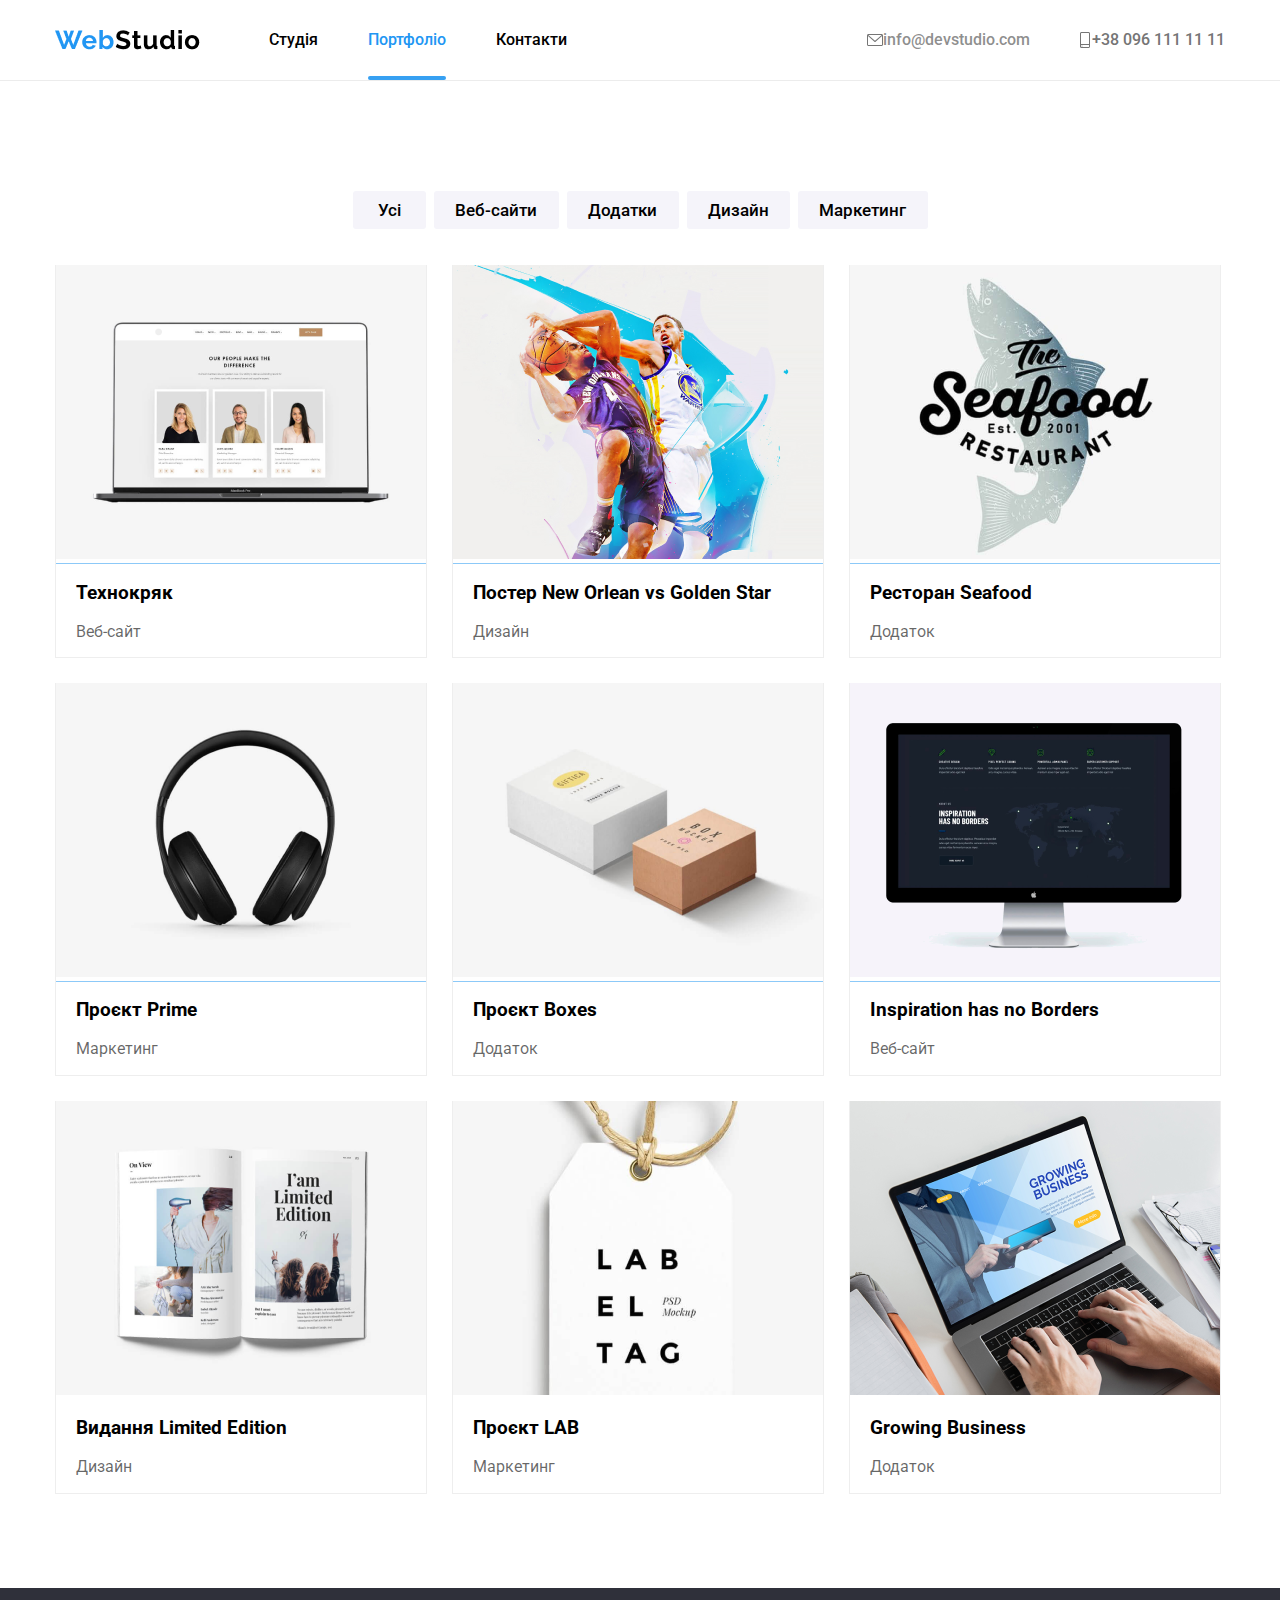
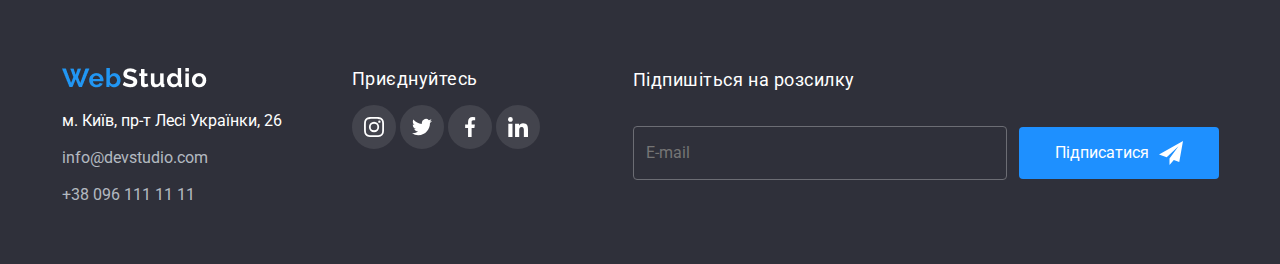
<file: lesson.html>
<!DOCTYPE html>
<html lang="en">
<head>
  <meta charset="UTF-8" />
  <meta name="viewport" content="width=device-width, initial-scale=1.0">
  <title>Docиment</title>
  <link rel="preconnect" href="https://fonts.googleapis.com">
  <link rel="preconnect" href="https://fonts.gstatic.com" crossorigin>
  <link href="https://fonts.googleapis.com/css2?family=Roboto:wght@400;500;700;900&display=swap" rel="stylesheet">
  <link rel="stylesheet" href="https://necolas.github.io/normalize.css/8.0.1/normalize.css" />
  <link rel="stylesheet" href="css/stylesss.css" />
  <link rel="stylesheet" href="css/porfolio.css" />
</head>

<body>
  <header class="header">
    <div class="container">
      <nav class="header__nav menu menu-2">
        <img class="header__logo" src="img/logo.png" alt="логотип">
        <ul class="header__menu">
          <li class="header__item">
            <a class="header__link active" href="index.html">Студія</a>
          </li>
          <li class="header__item">
            <a class="header__link active1" href="lesson.html">Портфоліо</a>
          </li>
          <li class="header__item">
            <a class="header__link" href="contacts.html">Контакти</a>
          </li>
        </ul>
            <div class="header__contacts">
              <div class="header__item header__item--mail" id="header">
                <svg class="header__icon header__icon--mail1" xmlns="http://www.w3.org/2000/svg" width="16" height="12" fill="none">
                  <path class="header__icon--mail2" fill="#757575" d="M14.5 0h-13C.673 0 0 .673 0 1.5v9c0 .827.673 1.5 1.5 1.5h13c.827 0 1.5-.673 1.5-1.5v-9c0-.827-.673-1.5-1.5-1.5Zm0 1c.068 0 .133.014.192.039L8 6.839l-6.692-5.8A.498.498 0 0 1 1.5 1h13Zm0 10h-13a.5.5 0 0 1-.5-.5V2.095l6.672 5.783a.5.5 0 0 0 .656 0L15 2.095V10.5a.5.5 0 0 1-.5.5Z"/>
                </svg>
                <a class="header__link header__link--mail" href="mailto:info@devstudio.com">info@devstudio.com</a>
              </div>
              <div class="header__item header__item--tel">
                <svg xmlns="http://www.w3.org/2000/svg" width="10" height="16" fill="none">
                  <path class="header__icon--tell" fill="#757575" d="M8.5 0h-7C.673 0 0 .673 0 1.5v13c0 .827.673 1.5 1.5 1.5h7c.827 0 1.5-.673 1.5-1.5v-13C10 .673 9.327 0 8.5 0Zm-7 1h7a.5.5 0 0 1 .5.5V12H1V1.5a.5.5 0 0 1 .5-.5Zm7 14h-7a.5.5 0 0 1-.5-.5V13h8v1.5a.5.5 0 0 1-.5.5Z"/>
                  <path class="header__icon--tell" fill="#757575" d="M2.354 13.739a.445.445 0 0 1 0 .66.525.525 0 0 1-.708 0 .445.445 0 0 1 0-.66.525.525 0 0 1 .708 0Z"/>
                </svg>
                <a class="header__link header__link--tell" href="tel:+380961111111">+38 096 111 11 11</a>
              </div>
              </div>
          </div>
      </nav>
    </div>
</header>
  <main>
    <section>
      <div class="container">
        <ul class="first0list">
          <li>
            <button id="button-top" class="button-top" type="button">Усі</button>
          </li>
          <li>
            <button id="button-top2" class="button-top" type="button">
              Веб-сайти</button>
          </li>
          <li>
            <button id="button-top3" class="button-top" type="button">
              Додатки</button>
          </li>
          <li>
            <button id="button-top4" class="button-top" type="button">
              Дизайн
            </button>
          </li>
          <li>
            <button id="button-top5" class="button-dfdfdfd" type="button">
              Маркетинг
            </button>
          </li>
        </ul>
        
      </div>
    </section>
    <section class="main">
      <div class="card-set">
        <div class="container">
          <div class="itemsmains">
            <article class="item-main">
              <figure>
                <div class="fug2">
                  <picture class="imgfug2over">
                    <source srcset="img/foto-lesson/foto-1(1x).png 1x, img/foto-lesson/foto-1(2x).png 2x" type="image/png" />
                    <img src="img/img8.png" alt="Технокряк" />
                  </picture>
                  <div class="overlay">
                    <p class="pover">Ресурс пропонує комплексні пропозиції з різним рівнем функціоналу та сервісів. Все
                      це дозволить відвідувачу отримати вичерпні відомості про компанію чи приватну особу.</p>
                  </div>
                </div>
                <figcaption>
                  <h3>Технокряк</h3>
                  <p>Веб-сайт</p>
                </figcaption>
              </figure>
            </article>
            <article class="item-main">
              <figure>
                <div class="fug2">
                  <picture class="imgfug2over">
                    <source srcset="img/foto-lesson/foto-2(1x).png 1x, img/foto-lesson/foto-2(2x).png 2x" type="image/png" />
                    <img src="img/img7.jpg" alt="Технокряк" />
                  </picture>
                  <div class="overlay">
                    <p class="pover">Ресурс пропонує комплексні пропозиції з різним рівнем функціоналу та сервісів. Все
                      це дозволить відвідувачу отримати вичерпні відомості про компанію чи приватну особу.</p>
                  </div>
                </div>
                <figcaption>
                  <h3>Постер New Orlean vs Golden Star</h3>
                  <p>Дизайн</p>
                </figcaption>
              </figure>
            </article>
            <article class="item-main">
              <figure>
                <div class="fug2">
                  <picture class="imgfug2over">
                    <source srcset="img/foto-lesson/foto-3(1x).png 1x, img/foto-lesson/foto-3(2x).png 2x" type="image/png" />
                    <img src="img/img9.jpg" alt="Технокряк" />
                  </picture>
                  <div class="overlay">
                    <p class="pover">Ресурс пропонує комплексні пропозиції з різним рівнем функціоналу та сервісів. Все
                      це дозволить відвідувачу отримати вичерпні відомості про компанію чи приватну особу.</p>
                  </div>
                </div>
                <figcaption>
                  <h3>Ресторан Seafood</h3>
                  <p>Додаток</p>
                </figcaption>
              </figure>
            </article>

            <article class="item-main">
              <figure>
                <div class="fug2">
                  <picture class="imgfug2over">
                    <source srcset="img/foto-lesson/foto-4(1x).png 1x, img/foto-lesson/foto-4(2x).png 2x" type="image/png" />
                    <img src="img/img1.jpg" alt="Технокряк" />
                  </picture>
                  <div class="overlay">
                    <p class="pover">Ресурс пропонує комплексні пропозиції з різним рівнем функціоналу та сервісів. Все
                      це дозволить відвідувачу отримати вичерпні відомості про компанію чи приватну особу.</p>
                  </div>
                </div>
                <figcaption>
                  <h3>Проєкт Prime</h3>
                  <p>Маркетинг</p>
                </figcaption>
              </figure>
            </article>
            <article class="item-main">
              <figure>
                <div class="fug2">
                  <picture class="imgfug2over">
                    <source srcset="img/foto-lesson/foto-5(1x).png 1x, img/foto-lesson/foto-5(2x).png 2x" type="image/png" />
                    <img src="img/img2.jpg" alt="Технокряк" />
                  </picture>
                  <div class="overlay">
                    <p class="pover">Ресурс пропонує комплексні пропозиції з різним рівнем функціоналу та сервісів. Все
                      це дозволить відвідувачу отримати вичерпні відомості про компанію чи приватну особу.</p>
                  </div>
                </div>
                <figcaption>
                  <h3>Проєкт Boxes</h3>
                  <p>Додаток</p>
                </figcaption>
              </figure>
            </article>
            <article class="item-main">
              <figure>
                <div class="fug2">
                  <picture class="imgfug2over">
                    <source srcset="img/foto-lesson/foto-6(1x).png 1x, img/foto-lesson/foto-6(2x).png 2x" type="image/png" />
                    <img src="img/img3.jpg" alt="Технокряк" />
                  </picture>
                  <div class="overlay">
                    <p class="pover">Ресурс пропонує комплексні пропозиції з різним рівнем функціоналу та сервісів. Все
                      це дозволить відвідувачу отримати вичерпні відомості про компанію чи приватну особу.</p>
                  </div>
                </div>
                <figcaption>
                  <h3>Inspiration has no Borders</h3>
                  <p>Веб-сайт</p>
                </figcaption>
              </figure>
            </article>

            <article class="item-main">
              <figure>
                <div class="fug2">
                  <picture class="imgfug2over">
                    <source srcset="img/foto-lesson/foto-7(1x).png 1x, img/foto-lesson/foto-7(2x).png 2x" type="image/png" />
                    <img src="img/img4.jpg" alt="Технокряк" />
                  </picture>
                  <div class="overlay">
                    <p class="pover">Ресурс пропонує комплексні пропозиції з різним рівнем функціоналу та сервісів. Все
                      це дозволить відвідувачу отримати вичерпні відомості про компанію чи приватну особу.</p>
                  </div>
                </div>
                <figcaption>
                  <h3>Видання Limited Edition</h3>
                  <p>Дизайн</p>
                </figcaption>
              </figure>
            </article>
            <article class="item-main">
              <figure>
                <div class="fug2">
                  <picture class="imgfug2over">
                    <source srcset="img/foto-lesson/foto-8(1x).png 1x, img/foto-lesson/foto-8(2x).png 2x" type="image/png" />
                    <img src="img/img5.jpg" alt="Технокряк" />
                  </picture>
                  <div class="overlay">
                    <p class="pover">Ресурс пропонує комплексні пропозиції з різним рівнем функціоналу та сервісів. Все
                      це дозволить відвідувачу отримати вичерпні відомості про компанію чи приватну особу.</p>
                  </div>
                </div>
                <figcaption class="ssddccsacsdcscv2">
                  <h3>Проєкт LAB</h3>
                  <p>Маркетинг</p>
                </figcaption>
              </figure>
            </article>
            <article class="item-main">
              <figure>
                <div class="fug2">
                  <picture class="imgfug2over">
                    <source srcset="img/foto-lesson/foto-9(1x).png 1x, img/foto-lesson/foto-9(2x).png 2x" type="image/png" />
                    <img src="img/img6.jpg" alt="Технокряк" />
                  </picture>
                  <div class="overlay">
                    <p class="pover">Ресурс пропонує комплексні пропозиції з різним рівнем функціоналу та сервісів. Все
                      це дозволить відвідувачу отримати вичерпні відомості про компанію чи приватну особу.</p>
                  </div>
                </div>
                <figcaption>
                  <h3>Growing Business</h3>
                  <p>Додаток</p>
                </figcaption>
              </figure>
            </article>
          </div>
        </div>
      </div>
    </section>
  </main>
  <footer>
    <div class="container" id="a43">
        <div class="footer-flex-box-1">
            <div class="fotero-1">
                <picture class="img-footer">
                    <source srcset="img/new-foto/footer-logo(1x).png 1x, img/new-foto/footer-logo(1x).png 2x" type="image/png"/>
                    <img src="img/WebStudio (1).png" alt="Фото людини" />
                </picture>
                <br>
                <p class="v">м. Київ, пр-т Лесі Українки, 26</p>
                <br>
                <a class="mail-footer" href="mailto:info@devstudio.com">info@devstudio.com</a>
                <br>
                <br>
                <a class="tel-footer" href="tel:+380961111111">+38 096 111 11 11</a>
            </div>
            <div class="fotero-2">
                <p class="join-footer">Приєднуйтесь</p>
                <svg class="insta0" xmlns="http://www.w3.org/2000/svg" width="44" height="44" fill="none">
                    <path class="insta1" fill="#43444d"
                        d="M44 22a21.931 21.931 0 0 1-6.444 15.556A21.931 21.931 0 0 1 22 44a21.931 21.931 0 0 1-15.556-6.444A21.931 21.931 0 0 1 0 22 21.931 21.931 0 0 1 6.444 6.444 21.931 21.931 0 0 1 22 0a21.931 21.931 0 0 1 15.556 6.444A21.931 21.931 0 0 1 44 22Z" />
                    <g fill="#ffffff" clip-path="url(#a)">
                        <path class="insta2"
                            d="M31.98 17.88c-.046-1.063-.218-1.793-.464-2.426a4.881 4.881 0 0 0-1.157-1.774 4.922 4.922 0 0 0-1.77-1.153c-.637-.246-1.363-.418-2.426-.464-1.07-.051-1.41-.063-4.126-.063-2.715 0-3.055.012-4.122.059-1.063.046-1.793.219-2.426.465a4.879 4.879 0 0 0-1.774 1.156 4.923 4.923 0 0 0-1.152 1.77c-.247.637-.418 1.363-.465 2.426-.051 1.07-.063 1.41-.063 4.126 0 2.715.012 3.055.059 4.122.047 1.063.219 1.793.465 2.426a4.932 4.932 0 0 0 1.156 1.774c.5.508 1.106.902 1.77 1.152.637.247 1.364.419 2.426.465 1.067.047 1.407.059 4.122.059 2.716 0 3.055-.012 4.122-.059 1.063-.046 1.793-.218 2.426-.464a5.116 5.116 0 0 0 2.927-2.927c.246-.637.418-1.364.465-2.426.047-1.067.058-1.407.058-4.122s-.004-3.055-.05-4.122Zm-1.8 8.166c-.044.977-.208 1.504-.344 1.855a3.318 3.318 0 0 1-1.9 1.9c-.35.136-.882.3-1.855.343-1.055.047-1.371.059-4.04.059-2.668 0-2.989-.012-4.04-.059-.977-.043-1.504-.207-1.856-.344a3.076 3.076 0 0 1-1.148-.746 3.109 3.109 0 0 1-.747-1.148c-.136-.352-.3-.883-.343-1.856-.047-1.055-.059-1.372-.059-4.04 0-2.669.012-2.99.059-4.04.043-.977.207-1.504.343-1.856a3.04 3.04 0 0 1 .75-1.149 3.104 3.104 0 0 1 1.15-.746c.35-.136.882-.3 1.855-.344 1.055-.046 1.372-.058 4.04-.058 2.672 0 2.989.011 4.04.058.977.043 1.504.207 1.856.344.433.16.828.414 1.148.746.332.325.586.715.747 1.15.136.35.3.882.343 1.855.047 1.055.059 1.371.059 4.04 0 2.668-.012 2.98-.059 4.036Z" />
                        <path class="insta3"
                            d="M22.037 16.864a5.139 5.139 0 1 0 5.138 5.138 5.139 5.139 0 0 0-5.138-5.138Zm0 8.47a3.333 3.333 0 1 1 .001-6.666 3.333 3.333 0 0 1 0 6.667ZM28.578 16.661a1.2 1.2 0 1 1-2.4 0 1.2 1.2 0 0 1 2.4 0Z" />
                    </g>
                    <defs>
                        <clipPath id="a">
                            <path class="insta4" fill="#fff" d="M12 12h20v20H12z" />
                        </clipPath>
                    </defs>
                </svg>
                <svg class="twitter0" xmlns="http://www.w3.org/2000/svg" width="44" height="44" fill="none">
                    <path class="twitter1" fill="#43444d"
                        d="M44 22a21.931 21.931 0 0 1-6.444 15.556A21.931 21.931 0 0 1 22 44a21.931 21.931 0 0 1-15.556-6.444A21.931 21.931 0 0 1 0 22 21.931 21.931 0 0 1 6.444 6.444 21.931 21.931 0 0 1 22 0a21.931 21.931 0 0 1 15.556 6.444A21.931 21.931 0 0 1 44 22Z" />
                    <g clip-path="url(#a)">
                        <path class="twitter2" fill="#ffffff"
                            d="M32 15.799a8.55 8.55 0 0 1-2.363.647 4.076 4.076 0 0 0 1.804-2.266 8.191 8.191 0 0 1-2.6.992 4.099 4.099 0 0 0-7.093 2.804c0 .325.028.638.096.935-3.409-.166-6.425-1.8-8.452-4.289a4.128 4.128 0 0 0-.56 2.073c0 1.42.73 2.679 1.82 3.407a4.048 4.048 0 0 1-1.852-.505v.045a4.119 4.119 0 0 0 3.285 4.03 4.09 4.09 0 0 1-1.075.134 3.62 3.62 0 0 1-.776-.07c.531 1.624 2.039 2.818 3.831 2.857a8.238 8.238 0 0 1-5.084 1.748 7.67 7.67 0 0 1-.981-.056 11.543 11.543 0 0 0 6.29 1.84c7.545 0 11.67-6.25 11.67-11.668 0-.18-.006-.356-.015-.53A8.179 8.179 0 0 0 32 15.8Z" />
                    </g>
                    <defs>
                        <clipPath id="a">
                            <path class="twitter3" fill="#ffffff" d="M12 12h20v20H12z" />
                        </clipPath>
                    </defs>
                </svg>
                <svg class="face0" xmlns="http://www.w3.org/2000/svg" width="44" height="44" fill="none">
                    <path class="face1" fill="#43444d"
                        d="M44 22a21.931 21.931 0 0 1-6.444 15.556A21.931 21.931 0 0 1 22 44a21.931 21.931 0 0 1-15.556-6.444A21.931 21.931 0 0 1 0 22 21.931 21.931 0 0 1 6.444 6.444 21.931 21.931 0 0 1 22 0a21.931 21.931 0 0 1 15.556 6.444A21.931 21.931 0 0 1 44 22Z" />
                    <g clip-path="url(#a)">
                        <path class="face2" fill="#ffffff"
                            d="M25.33 15.32h1.827v-3.18a23.588 23.588 0 0 0-2.66-.14c-2.633 0-4.436 1.656-4.436 4.7v2.8h-2.905v3.555h2.905V32h3.562v-8.944h2.787l.443-3.555h-3.231v-2.45c0-1.027.277-1.73 1.709-1.73Z" />
                    </g>
                    <defs>
                        <clipPath id="a">
                            <path class="face3" fill="#ffffff" d="M12 12h20v20H12z" />
                        </clipPath>
                    </defs>
                </svg>
                <svg class="in0" xmlns="http://www.w3.org/2000/svg" width="44" height="44" fill="none">
                    <path class="in1" fill="#43444d"
                        d="M44 22a21.931 21.931 0 0 1-6.444 15.556A21.931 21.931 0 0 1 22 44a21.931 21.931 0 0 1-15.556-6.444A21.931 21.931 0 0 1 0 22 21.931 21.931 0 0 1 6.444 6.444 21.931 21.931 0 0 1 22 0a21.931 21.931 0 0 1 15.556 6.444A21.931 21.931 0 0 1 44 22Z" />
                    <g fill="#ffffff" clip-path="url(#a)">
                        <path class="in2"
                            d="M31.995 32H32v-7.336c0-3.588-.773-6.352-4.968-6.352-2.016 0-3.37 1.106-3.922 2.155h-.058v-1.82h-3.978v13.352h4.142v-6.611c0-1.741.33-3.425 2.486-3.425 2.124 0 2.155 1.987 2.155 3.536V32h4.138ZM12.33 18.648h4.147V32H12.33V18.648ZM14.402 12A2.402 2.402 0 0 0 12 14.402c0 1.325 1.076 2.424 2.402 2.424 1.325 0 2.401-1.099 2.401-2.424A2.403 2.403 0 0 0 14.402 12Z" />
                    </g>
                    <defs>
                        <clipPath id="a">
                            <path class="in3" fill="#ffffff" d="M12 12h20v20H12z" />
                        </clipPath>
                    </defs>
                </svg>
            </div>
            <div class="navisdscdsa">
                <p class="subscraib">Підпишіться на розсилку</p>
                <form class="ddnavil">
                    <input type="email" class="subscription-input" placeholder="E-mail" required>
                    <div class="but-fn">
                        <button type="submit" class="subscription-button">Підписатися
                            <svg width="24" height="24" viewBox="0 0 24 24" fill="none"
                                xmlns="http://www.w3.org/2000/svg">
                                <path
                                    d="M24 0L0 13.5L7.66994 16.3407L19.5 5.25002L10.5017 17.3896L10.509 17.3923L10.5 17.3896V24.0001L14.8013 18.982L20.2501 21.0001L24 0Z"
                                    fill="white" />
                            </svg>
                        </button>
                    </div>
                </form>
            </div>
        </div>
    </div>
</footer>
</body>

</html>
</file>
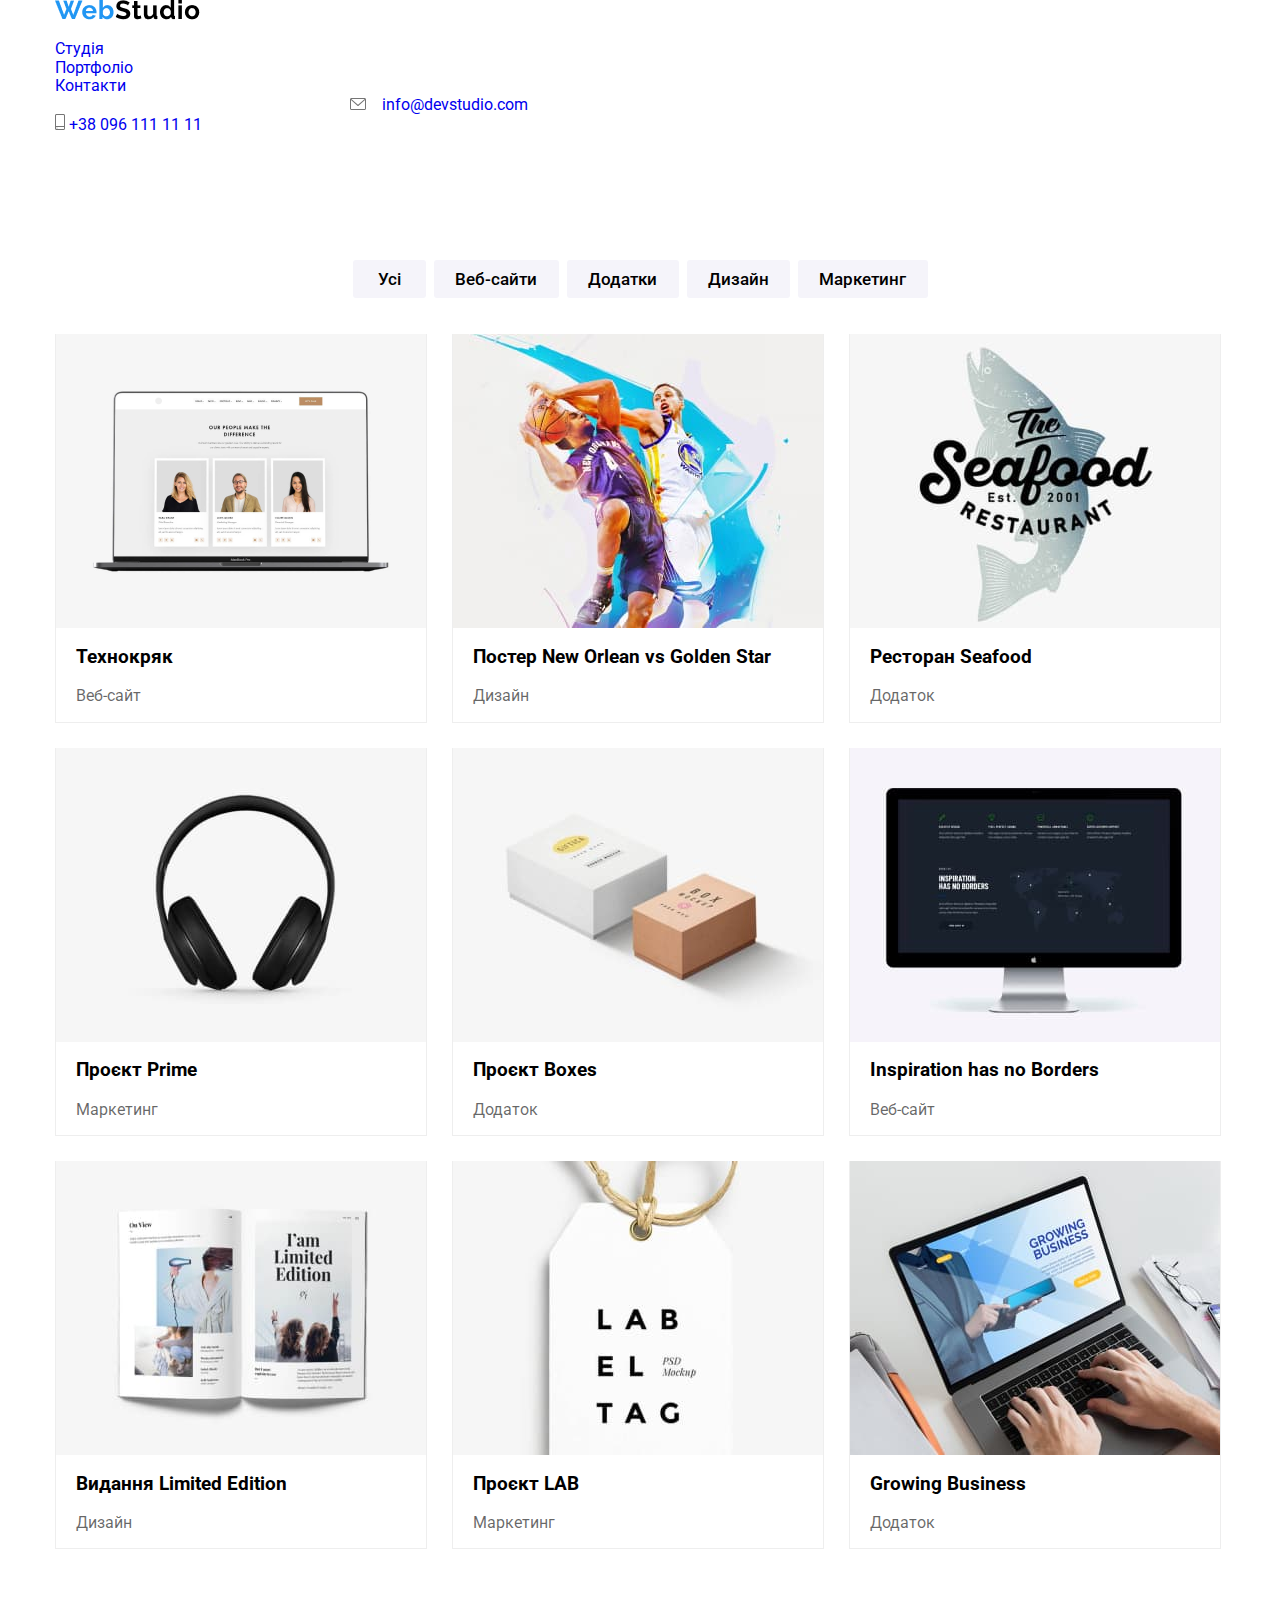
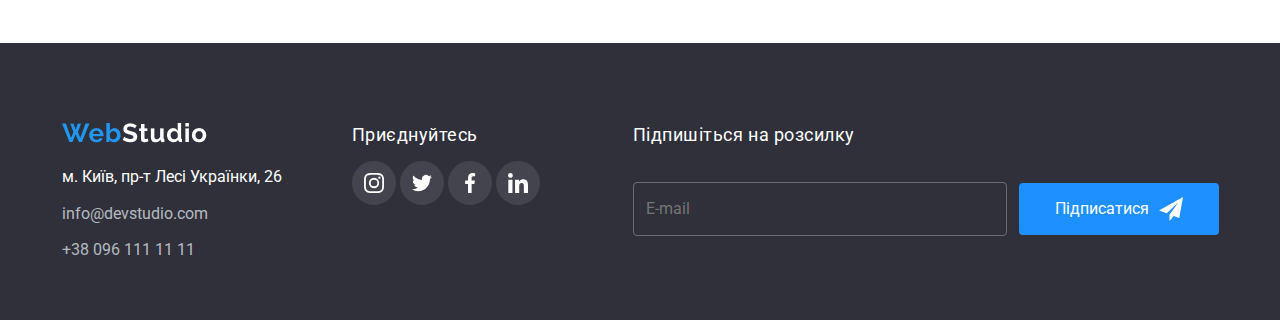
<file: html/lesson.html>
<!DOCTYPE html>
<html lang="en">
<head>
  <meta charset="UTF-8" />
  <meta name="viewport" content="width=device-width, initial-scale=1.0" />
  <title>Docиment</title>
  <link rel="preconnect" href="https://fonts.googleapis.com">
  <link rel="preconnect" href="https://fonts.gstatic.com" crossorigin>
  <link href="https://fonts.googleapis.com/css2?family=Roboto:wght@400;500;700;900&display=swap" rel="stylesheet">
  <link rel="stylesheet" href="https://necolas.github.io/normalize.css/8.0.1/normalize.css" />
  <link rel="stylesheet" href="/css/stylesss.css" />
  <link rel="stylesheet" href="/css/porfolio.css" />
</head>

<body>
  <header class="header-top">
    <div class="card-sets">
      <div class="container">
        <nav class="nav-header menu menu-2">
          <img class="heder-img" src="/img/logo.png" alt="логотип">
          <ul class="heder-flex">
            <li class="item-head">
              <a class="top-itm active" href="index.html">Студія</a>
            </li>
            <li class="item-head">
              <a class="top-itm active1" href="lesson.html">Портфоліо</a>
            </li>
            <li class="item-ni">
              <a class="top-itm" href="contacts.html">Контакти</a>
            </li>
            <li class="item-header" id="header">
              <svg class="fone-1header1" xmlns="http://www.w3.org/2000/svg" width="16" height="12" fill="none">
                <path class="fone-1header2" fill="#757575"
                  d="M14.5 0h-13C.673 0 0 .673 0 1.5v9c0 .827.673 1.5 1.5 1.5h13c.827 0 1.5-.673 1.5-1.5v-9c0-.827-.673-1.5-1.5-1.5Zm0 1c.068 0 .133.014.192.039L8 6.839l-6.692-5.8A.498.498 0 0 1 1.5 1h13Zm0 10h-13a.5.5 0 0 1-.5-.5V2.095l6.672 5.783a.5.5 0 0 0 .656 0L15 2.095V10.5a.5.5 0 0 1-.5.5Z" />
              </svg>
              <a class="maiss" href="mailto:info@devstudio.com">info@devstudio.com</a>
            </li>
            <li class="email-item-hedera">
              <svg xmlns="http://www.w3.org/2000/svg" width="10" height="16" fill="none">
                <path class="email-1header1" fill="#757575"
                  d="M8.5 0h-7C.673 0 0 .673 0 1.5v13c0 .827.673 1.5 1.5 1.5h7c.827 0 1.5-.673 1.5-1.5v-13C10 .673 9.327 0 8.5 0Zm-7 1h7a.5.5 0 0 1 .5.5V12H1V1.5a.5.5 0 0 1 .5-.5Zm7 14h-7a.5.5 0 0 1-.5-.5V13h8v1.5a.5.5 0 0 1-.5.5Z" />
                <path class="email-1header2" fill="#757575"
                  d="M2.354 13.739a.445.445 0 0 1 0 .66.525.525 0 0 1-.708 0 .445.445 0 0 1 0-.66.525.525 0 0 1 .708 0Z" />
              </svg>
              <a class="tell" href="tel:+380961111111">+38 096 111 11 11</a>
            </li>
          </ul>
        </nav>
      </div>
    </div>
  </header>
  <main>
    <section>
      <div class="container">
        <ul class="first0list">
          <li>
            <button id="button-top" class="button-top" type="button">Усі</button>
          </li>
          <li>
            <button id="button-top2" class="button-top" type="button">
              Веб-сайти</button>
          </li>
          <li>
            <button id="button-top3" class="button-top" type="button">
              Додатки</button>
          </li>
          <li>
            <button id="button-top4" class="button-top" type="button">
              Дизайн
            </button>
          </li>
          <li>
            <button id="button-top5" class="button-dfdfdfd" type="button">
              Маркетинг
            </button>
          </li>
        </ul>
      </div>
    </section>
    <section class="main">
      <div class="card-set">
        <div class="container">
          <div class="itemsmains">
            <article class="item-main">
              <figure>
                <div class="fug2">
                  <img class="imgfug2over" src="/img/img8.png" alt="Технокряк">
                  <div class="overlay">
                    <p class="pover">Ресурс пропонує комплексні пропозиції з різним рівнем функціоналу та сервісів. Все
                      це дозволить відвідувачу отримати вичерпні відомості про компанію чи приватну особу.</p>
                  </div>
                </div>
                <figcaption>
                  <h3>Технокряк</h3>
                  <p>Веб-сайт</p>
                </figcaption>
              </figure>
            </article>
            <article class="item-main">
              <figure>
                <div class="fug2">
                  <img class="imgfug2over" src="/img/img7.jpg" alt="/" />
                  <div class="overlay">
                    <p class="pover">Ресурс пропонує комплексні пропозиції з різним рівнем функціоналу та сервісів. Все
                      це дозволить відвідувачу отримати вичерпні відомості про компанію чи приватну особу.</p>
                  </div>
                </div>
                <figcaption>
                  <h3>Постер New Orlean vs Golden Star</h3>
                  <p>Дизайн</p>
                </figcaption>
              </figure>
            </article>
            <article class="item-main">
              <figure>
                <div class="fug2">
                  <img class="imgfug2over" src="/img/img9.jpg" alt="/" />
                  <div class="overlay">
                    <p class="pover">Ресурс пропонує комплексні пропозиції з різним рівнем функціоналу та сервісів. Все
                      це дозволить відвідувачу отримати вичерпні відомості про компанію чи приватну особу.</p>
                  </div>
                </div>
                <figcaption>
                  <h3>Ресторан Seafood</h3>
                  <p>Додаток</p>
                </figcaption>
              </figure>
            </article>

            <article class="item-main">
              <figure>
                <div class="fug2">
                  <img class="imgfug2over" src="/img/img1.jpg" alt="/" />
                  <div class="overlay">
                    <p class="pover">Ресурс пропонує комплексні пропозиції з різним рівнем функціоналу та сервісів. Все
                      це дозволить відвідувачу отримати вичерпні відомості про компанію чи приватну особу.</p>
                  </div>
                </div>
                <figcaption>
                  <h3>Проєкт Prime</h3>
                  <p>Маркетинг</p>
                </figcaption>
              </figure>
            </article>
            <article class="item-main">
              <figure>
                <div class="fug2">
                  <img class="imgfug2over" src="/img/img2.jpg" alt="/" />
                  <div class="overlay">
                    <p class="pover">Ресурс пропонує комплексні пропозиції з різним рівнем функціоналу та сервісів. Все
                      це дозволить відвідувачу отримати вичерпні відомості про компанію чи приватну особу.</p>
                  </div>
                </div>
                <figcaption>
                  <h3>Проєкт Boxes</h3>
                  <p>Додаток</p>
                </figcaption>
              </figure>
            </article>
            <article class="item-main">
              <figure>
                <div class="fug2">
                  <img class="imgfug2over" src="/img/img3.jpg" alt="/" />
                  <div class="overlay">
                    <p class="pover">Ресурс пропонує комплексні пропозиції з різним рівнем функціоналу та сервісів. Все
                      це дозволить відвідувачу отримати вичерпні відомості про компанію чи приватну особу.</p>
                  </div>
                </div>
                <figcaption>
                  <h3>Inspiration has no Borders</h3>
                  <p>Веб-сайт</p>
                </figcaption>
              </figure>
            </article>

            <article class="item-main">
              <figure>
                <div class="fug2">
                  <img class="imgfug2over" src="/img/img4.jpg" alt="/" />
                  <div class="overlay">
                    <p class="pover">Ресурс пропонує комплексні пропозиції з різним рівнем функціоналу та сервісів. Все
                      це дозволить відвідувачу отримати вичерпні відомості про компанію чи приватну особу.</p>
                  </div>
                </div>
                <figcaption>
                  <h3>Видання Limited Edition</h3>
                  <p>Дизайн</p>
                </figcaption>
              </figure>
            </article>
            <article class="item-main">
              <figure>
                <div class="fug2">
                  <img class="imgfug2over" src="/img/img5.jpg" alt="/" />
                  <div class="overlay">
                    <p class="pover">Ресурс пропонує комплексні пропозиції з різним рівнем функціоналу та сервісів. Все
                      це дозволить відвідувачу отримати вичерпні відомості про компанію чи приватну особу.</p>
                  </div>
                </div>
                <figcaption class="ssddccsacsdcscv2">
                  <h3>Проєкт LAB</h3>
                  <p>Маркетинг</p>
                </figcaption>
              </figure>
            </article>
            <article class="item-main">
              <figure>
                <div class="fug2">
                  <img class="imgfug2over" src="/img/img6.jpg" alt="/" />
                  <div class="overlay">
                    <p class="pover">Ресурс пропонує комплексні пропозиції з різним рівнем функціоналу та сервісів. Все
                      це дозволить відвідувачу отримати вичерпні відомості про компанію чи приватну особу.</p>
                  </div>
                </div>
                <figcaption>
                  <h3>Growing Business</h3>
                  <p>Додаток</p>
                </figcaption>
              </figure>
            </article>
          </div>
        </div>
      </div>
    </section>
  </main>
  <footer>
    <div class="container">
      <div class="footer-flex-box-1">
        <div class="fotero-1">
          <img class="img-footer" src="/img/WebStudio (1).png" alt="логотип">
          <br>
          <p class="v">м. Київ, пр-т Лесі Українки, 26</p>
          <br>
          <a class="mail-footer" href="mailto:info@devstudio.com">info@devstudio.com</a>
          <br>
          <br>
          <a class="tel-footer" href="tel:+380961111111">+38 096 111 11 11</a>
        </div>
        <div class="fotero-2">
          <p class="join-footer">Приєднуйтесь</p>
          <svg class="insta0" xmlns="http://www.w3.org/2000/svg" width="44" height="44" fill="none">
            <path class="insta1" fill="#43444d"
              d="M44 22a21.931 21.931 0 0 1-6.444 15.556A21.931 21.931 0 0 1 22 44a21.931 21.931 0 0 1-15.556-6.444A21.931 21.931 0 0 1 0 22 21.931 21.931 0 0 1 6.444 6.444 21.931 21.931 0 0 1 22 0a21.931 21.931 0 0 1 15.556 6.444A21.931 21.931 0 0 1 44 22Z" />
            <g fill="#ffffff" clip-path="url(#a)">
              <path class="insta2"
                d="M31.98 17.88c-.046-1.063-.218-1.793-.464-2.426a4.881 4.881 0 0 0-1.157-1.774 4.922 4.922 0 0 0-1.77-1.153c-.637-.246-1.363-.418-2.426-.464-1.07-.051-1.41-.063-4.126-.063-2.715 0-3.055.012-4.122.059-1.063.046-1.793.219-2.426.465a4.879 4.879 0 0 0-1.774 1.156 4.923 4.923 0 0 0-1.152 1.77c-.247.637-.418 1.363-.465 2.426-.051 1.07-.063 1.41-.063 4.126 0 2.715.012 3.055.059 4.122.047 1.063.219 1.793.465 2.426a4.932 4.932 0 0 0 1.156 1.774c.5.508 1.106.902 1.77 1.152.637.247 1.364.419 2.426.465 1.067.047 1.407.059 4.122.059 2.716 0 3.055-.012 4.122-.059 1.063-.046 1.793-.218 2.426-.464a5.116 5.116 0 0 0 2.927-2.927c.246-.637.418-1.364.465-2.426.047-1.067.058-1.407.058-4.122s-.004-3.055-.05-4.122Zm-1.8 8.166c-.044.977-.208 1.504-.344 1.855a3.318 3.318 0 0 1-1.9 1.9c-.35.136-.882.3-1.855.343-1.055.047-1.371.059-4.04.059-2.668 0-2.989-.012-4.04-.059-.977-.043-1.504-.207-1.856-.344a3.076 3.076 0 0 1-1.148-.746 3.109 3.109 0 0 1-.747-1.148c-.136-.352-.3-.883-.343-1.856-.047-1.055-.059-1.372-.059-4.04 0-2.669.012-2.99.059-4.04.043-.977.207-1.504.343-1.856a3.04 3.04 0 0 1 .75-1.149 3.104 3.104 0 0 1 1.15-.746c.35-.136.882-.3 1.855-.344 1.055-.046 1.372-.058 4.04-.058 2.672 0 2.989.011 4.04.058.977.043 1.504.207 1.856.344.433.16.828.414 1.148.746.332.325.586.715.747 1.15.136.35.3.882.343 1.855.047 1.055.059 1.371.059 4.04 0 2.668-.012 2.98-.059 4.036Z" />
              <path class="insta3"
                d="M22.037 16.864a5.139 5.139 0 1 0 5.138 5.138 5.139 5.139 0 0 0-5.138-5.138Zm0 8.47a3.333 3.333 0 1 1 .001-6.666 3.333 3.333 0 0 1 0 6.667ZM28.578 16.661a1.2 1.2 0 1 1-2.4 0 1.2 1.2 0 0 1 2.4 0Z" />
            </g>
            <defs>
              <clipPath id="a">
                <path class="insta4" fill="#fff" d="M12 12h20v20H12z" />
              </clipPath>
            </defs>
          </svg>
          <svg class="twitter0" xmlns="http://www.w3.org/2000/svg" width="44" height="44" fill="none">
            <path class="twitter1" fill="#43444d"
              d="M44 22a21.931 21.931 0 0 1-6.444 15.556A21.931 21.931 0 0 1 22 44a21.931 21.931 0 0 1-15.556-6.444A21.931 21.931 0 0 1 0 22 21.931 21.931 0 0 1 6.444 6.444 21.931 21.931 0 0 1 22 0a21.931 21.931 0 0 1 15.556 6.444A21.931 21.931 0 0 1 44 22Z" />
            <g clip-path="url(#a)">
              <path class="twitter2" fill="#ffffff"
                d="M32 15.799a8.55 8.55 0 0 1-2.363.647 4.076 4.076 0 0 0 1.804-2.266 8.191 8.191 0 0 1-2.6.992 4.099 4.099 0 0 0-7.093 2.804c0 .325.028.638.096.935-3.409-.166-6.425-1.8-8.452-4.289a4.128 4.128 0 0 0-.56 2.073c0 1.42.73 2.679 1.82 3.407a4.048 4.048 0 0 1-1.852-.505v.045a4.119 4.119 0 0 0 3.285 4.03 4.09 4.09 0 0 1-1.075.134 3.62 3.62 0 0 1-.776-.07c.531 1.624 2.039 2.818 3.831 2.857a8.238 8.238 0 0 1-5.084 1.748 7.67 7.67 0 0 1-.981-.056 11.543 11.543 0 0 0 6.29 1.84c7.545 0 11.67-6.25 11.67-11.668 0-.18-.006-.356-.015-.53A8.179 8.179 0 0 0 32 15.8Z" />
            </g>
            <defs>
              <clipPath id="a">
                <path class="twitter3" fill="#ffffff" d="M12 12h20v20H12z" />
              </clipPath>
            </defs>
          </svg>
          <svg class="face0" xmlns="http://www.w3.org/2000/svg" width="44" height="44" fill="none">
            <path class="face1" fill="#43444d"
              d="M44 22a21.931 21.931 0 0 1-6.444 15.556A21.931 21.931 0 0 1 22 44a21.931 21.931 0 0 1-15.556-6.444A21.931 21.931 0 0 1 0 22 21.931 21.931 0 0 1 6.444 6.444 21.931 21.931 0 0 1 22 0a21.931 21.931 0 0 1 15.556 6.444A21.931 21.931 0 0 1 44 22Z" />
            <g clip-path="url(#a)">
              <path class="face2" fill="#ffffff"
                d="M25.33 15.32h1.827v-3.18a23.588 23.588 0 0 0-2.66-.14c-2.633 0-4.436 1.656-4.436 4.7v2.8h-2.905v3.555h2.905V32h3.562v-8.944h2.787l.443-3.555h-3.231v-2.45c0-1.027.277-1.73 1.709-1.73Z" />
            </g>
            <defs>
              <clipPath id="a">
                <path class="face3" fill="#ffffff" d="M12 12h20v20H12z" />
              </clipPath>
            </defs>
          </svg>
          <svg class="in0" xmlns="http://www.w3.org/2000/svg" width="44" height="44" fill="none">
            <path class="in1" fill="#43444d"
              d="M44 22a21.931 21.931 0 0 1-6.444 15.556A21.931 21.931 0 0 1 22 44a21.931 21.931 0 0 1-15.556-6.444A21.931 21.931 0 0 1 0 22 21.931 21.931 0 0 1 6.444 6.444 21.931 21.931 0 0 1 22 0a21.931 21.931 0 0 1 15.556 6.444A21.931 21.931 0 0 1 44 22Z" />
            <g fill="#ffffff" clip-path="url(#a)">
              <path class="in2"
                d="M31.995 32H32v-7.336c0-3.588-.773-6.352-4.968-6.352-2.016 0-3.37 1.106-3.922 2.155h-.058v-1.82h-3.978v13.352h4.142v-6.611c0-1.741.33-3.425 2.486-3.425 2.124 0 2.155 1.987 2.155 3.536V32h4.138ZM12.33 18.648h4.147V32H12.33V18.648ZM14.402 12A2.402 2.402 0 0 0 12 14.402c0 1.325 1.076 2.424 2.402 2.424 1.325 0 2.401-1.099 2.401-2.424A2.403 2.403 0 0 0 14.402 12Z" />
            </g>
            <defs>
              <clipPath id="a">
                <path class="in3" fill="#ffffff" d="M12 12h20v20H12z" />
              </clipPath>
            </defs>
          </svg>
        </div>
        <div class="navisdscdsa">
          <p class="subscraib">Підпишіться на розсилку</p>
          <form class="ddnavil">
            <input type="email" class="subscription-input" placeholder="E-mail" required>
            <div class="but-fn">
              <button type="submit" class="subscription-button">Підписатися
                <svg width="24" height="24" viewBox="0 0 24 24" fill="none" xmlns="http://www.w3.org/2000/svg">
                  <path
                    d="M24 0L0 13.5L7.66994 16.3407L19.5 5.25002L10.5017 17.3896L10.509 17.3923L10.5 17.3896V24.0001L14.8013 18.982L20.2501 21.0001L24 0Z"
                    fill="white" />
                </svg>
              </button>
            </div>
          </form>
        </div>
      </div>
    </div>
  </footer>
</body>

</html>
</file>
<file: css/styles.css>
@charset "UTF-8";
@import url("https://fonts.googleapis.com/css?family=Open+Sans+Condensed:500");
.header__link {
  color: #000000;
  font-weight: 500;
  transition: color 250ms cubic-bezier(0.4, 0, 0.2, 1);
}

footer .mail-footer, footer .tel-footer {
  color: rgba(240, 248, 255, 0.693);
}

.item-last {
  background-color: white;
  box-shadow: 0px 1px 3px rgba(0, 0, 0, 0.12);
  border-radius: 0px 0px 4px 4px;
}

.team {
  background-color: #f5f4fa;
}

.teamss-text, .imgssa, .texsstt, .item .description {
  text-align: center;
}

.item .description {
  position: absolute;
  bottom: 0;
  left: 0;
  width: 100%;
  background-color: rgba(47, 48, 58, 0.768);
  color: white;
  font-size: 20px;
  padding: 10px 0;
}

/* Medium: 1199px */
@media (min-width: 1200px) {
  .container {
    width: 1200px;
  }
  .header__contacts {
    display: flex;
    align-items: center;
  }
  .header__item--tel {
    padding-right: 0 !important;
  }
}
@media (max-width: 1199px) {
  .container {
    width: 748px !important;
    padding: 0 !important;
  }
  .footer-flex-box-1 {
    max-width: 768px;
    flex-wrap: wrap;
  }
  .fotero-1 {
    padding: 0;
    text-align: center;
  }
  .join-footer {
    padding-left: 30px;
  }
  .navisdscdsa {
    padding-top: 60px;
    padding-left: 0px !important;
  }
  .ddnavil {
    display: flex;
    flex-wrap: wrap;
    width: 380px;
    padding: 0;
    margin: 0;
  }
  .subscription-input {
    padding: 0;
    margin: 0;
  }
  .subscraib {
    padding-left: 70px;
  }
  #a43 {
    width: 748px !important;
    padding: 0px !important;
    display: flex !important;
    justify-content: center !important;
  }
  footer .fotero-1 {
    padding-right: 165px !important;
  }
  .subscraib {
    font-family: Roboto;
    font-size: 14px;
    font-weight: 700;
    line-height: 16.41px;
    letter-spacing: 0.03em;
    text-align: center;
  }
  #header {
    padding-left: 40px !important;
  }
  .header__item--mail {
    padding: 0 !important;
  }
  .header__item--tel {
    display: flex;
    justify-content: flex-end !important;
    padding-right: 18px !important;
    padding-left: 5px !important;
  }
  .header__link--tell {
    padding-left: 2px !important;
  }
  .header__link--mail {
    padding-left: 3px !important;
  }
  .header__menu a::before {
    content: "";
    width: 100%;
    height: 4px;
    position: absolute;
    bottom: -30px !important;
    background: #36a0f2;
    border-radius: 3px;
    transition: transform 400ms cubic-bezier(0.4, 0, 0.2, 1);
    transform: scale3d(0, 1, 1);
  }
  .hhh1 {
    margin-bottom: 30px;
    font-weight: 900;
    font-size: 26px !important;
    line-height: 1.6153846154;
    letter-spacing: 0.06em;
    text-transform: uppercase;
  }
  .one {
    background-image: url(../img/foto12.jpg);
    background-repeat: no-repeat;
    background-position: 50%;
    background-size: 1600px 400px;
  }
  .list {
    width: 760px !important;
    display: flex !important;
    justify-content: center !important;
    flex-wrap: wrap !important;
    gap: 30px;
  }
  .team-main {
    width: 760px !important;
    display: flex !important;
    justify-content: center !important;
    flex-wrap: wrap !important;
    gap: 30px;
  }
  .imgssa {
    width: 760px !important;
    display: flex;
    flex-wrap: wrap;
    justify-content: center !important;
    gap: 20px;
  }
  .special-item {
    width: 354px;
  }
  .section-last100klient-box-item {
    width: 738px !important;
    display: flex !important;
    flex-wrap: wrap !important;
    justify-content: center !important;
    gap: 30px !important;
  }
}
/* Small: 576px - 767px */
@media (max-width: 767px) {
  .container {
    width: 480px !important;
  }
  .footer-flex-box-1 {
    flex-direction: column !important;
    width: 460px;
  }
  .footer .fotero-1 {
    padding-right: 0px !important;
  }
  .fotero-1 {
    text-align: center;
    padding: 0 !important;
    padding-bottom: 60px !important;
  }
  .fotero-2 {
    text-align: center !important;
    padding-bottom: 30px;
  }
  .join-footer {
    padding-left: 30px;
  }
  .navisdscdsa {
    text-align: center !important;
    padding: 0 !important;
  }
  .ddnavil {
    display: flex;
    flex-wrap: wrap;
    width: 380px;
    padding: 0;
    margin: 0;
  }
  .subscription-input {
    padding: 0;
    margin: 0;
  }
  .subscraib {
    padding-left: 70px;
  }
  footer .fotero-1 {
    padding-right: 0 !important;
  }
  #a43 {
    width: 480px !important;
    padding: 0px !important;
    display: flex !important;
    justify-content: center !important;
  }
  .special-item {
    width: 270px !important;
  }
  .list {
    width: 450px !important;
    display: flex;
    justify-content: center !important;
    flex-wrap: wrap;
    margin: 0 auto;
  }
  .special-item {
    width: 100% !important;
  }
  .texst1 {
    text-align: center;
  }
  .special-item:nth-of-type(1)::before {
    content: "" !important;
    display: block;
    width: 100%;
    height: 120px;
    background-image: url(../img/group1.jpg);
    background-position: center;
  }
  .special-item:nth-of-type(2)::before {
    content: "" !important;
    display: block;
    width: 100%;
    height: 120px;
    background-image: url(../img/group4.jpg);
    background-position: center;
  }
  .special-item:nth-of-type(3)::before {
    content: "" !important;
    display: block;
    width: 100%;
    height: 120px;
    background-image: url(../img/group3.jpg);
    background-position: center;
  }
  .special-item:nth-of-type(4)::before {
    content: "" !important;
    display: block;
    width: 100%;
    height: 120px;
    background-image: url(../img/group2.jpg);
    background-position: center;
  }
  .imgssa {
    width: 450px !important;
    margin: 0 auto;
  }
  .teamss-text {
    width: auto;
  }
  .team-main {
    width: 450px !important;
    display: flex;
    margin: 0 auto !important;
  }
  .item-last {
    width: 100%;
  }
  .item-last img {
    width: 450px;
    height: 460px;
  }
  .section-last100klient-box-item {
    width: 380px !important;
    margin: 0 auto !important;
  }
  .klient-section-text {
    width: 100%;
  }
  .burger {
    display: block !important;
    position: relative;
    width: 30px !important;
    height: 20px !important;
  }
  .burger::before,
  .burger::after {
    content: "";
    background-color: black;
    position: absolute;
    width: 100%;
    height: 2px !important;
    left: 0;
  }
  .burger::before {
    top: 0;
  }
  .burger::after {
    bottom: 0;
  }
  .burger span {
    position: absolute;
    left: 0;
    top: 9px;
    background-color: black;
    height: 2px;
    width: 100%;
  }
  .header__nav {
    position: fixed;
    top: 0;
    left: 0;
    width: 100vw;
    height: 100vh;
    background-color: white;
    display: block !important;
    text-align: left;
    padding: 20px;
    z-index: 999;
    transition: transform 0.3s ease;
    transform: translateX(-100%);
  }
  .header__nav.active {
    transform: translateX(0);
  }
  /* Стилі для закриття меню (хрестик) */
  .burger-close {
    font-size: 40px;
    align-self: flex-end;
    cursor: pointer;
    margin-bottom: 20px;
  }
  /* Список меню */
  .header__menu {
    padding: 0;
    margin: 0;
  }
  .header__link {
    font-size: 24px;
    color: black;
    text-decoration: none;
  }
  .header__link:hover {
    color: #007bff; /* Синій при наведенні */
  }
  /* Стилі для контактної інформації */
  .header__contacts {
    margin-top: 20px;
  }
  .header__contacts a {
    color: #007bff;
    text-decoration: none;
    font-size: 18px;
  }
  .cont-box {
    display: flex;
    justify-content: space-between;
  }
  .header__logo1 {
    display: block !important;
  }
  .bur {
    margin-left: 200px;
  }
}
/*[base64]  */
/*# Open Hheeaaddeerr                                                                                  Open   Header                                                                                                Open Hheeaaddeerr */
/*[base64] */
.header {
  padding: 15px 0;
  border-bottom: 1px solid #ECECEC;
}
.header__nav {
  display: flex;
  flex-direction: row;
  justify-content: space-between;
  align-items: center;
  padding: 0;
}
.header__menu {
  display: flex;
  flex-direction: row;
  justify-content: center;
  align-items: center;
  list-style: none;
}
.header__menu a {
  position: relative;
}
.header__menu a::before {
  content: "";
  width: 100%;
  height: 4px;
  position: absolute;
  bottom: -31px;
  background: #36a0f2;
  border-radius: 3px;
  transition: transform 400ms cubic-bezier(0.4, 0, 0.2, 1);
  transform: scale3d(0, 1, 1);
}
.header__menu a:hover::before {
  transform: scale3d(1, 1, 1);
}
.header__menu a.active {
  color: #2196f3;
}
.header__menu a.active::before {
  transform: scale3d(1, 1, 1);
}
.header__logo {
  padding-right: 63px;
}
.header__item {
  display: flex;
  flex-direction: row;
  justify-content: center;
  align-items: center;
}
.header__item--mail {
  display: flex;
  flex-direction: row;
  justify-content: center;
  align-items: center;
}
.header__item--mail-2 {
  fill: #757575;
  transition: fill 250ms cubic-bezier(0.4, 0, 0.2, 1);
}
.header__item--mail-2:hover {
  fill: #2196f3;
}
.header__item--tel {
  transition: color 250ms cubic-bezier(0.4, 0, 0.2, 1);
}
.header__item--tel:hover {
  color: #2196f3;
}
.header__item:not(:nth-child(3)):not(:nth-child(5)) {
  padding-right: 50px;
}
.header__link:hover {
  color: #2196F3;
}
.header__link--mail {
  color: rgba(117, 117, 117, 0.8117647059);
}
.header__link--tell {
  color: #757575;
  margin-left: 2px;
}
.header__link--mail2 {
  fill: #757575;
}

#header {
  padding-left: 295px;
}

.fone-1header1 {
  margin-right: 12px;
}

/*[base64] */
/*# Close Hheeaaddeerr                                                                                   Close   Header                                                                                           Close Hheeaaddeerr */
/*[base64] */
/*[base64] */
/*# Open Section-1                                                                                       Open   Section-1                                                                                             Open Section-1 */
/*[base64] */
.list li {
  width: 270px;
}

.list {
  display: flex;
  justify-content: space-between;
}

.one {
  padding: 200px 0;
  text-align: center;
}

button {
  border-radius: 4px;
}

.buttttonn {
  width: 216px;
  height: 50px;
}

.one {
  background-color: #2f303a;
  padding: 200px 0;
}

.hhh1 {
  text-align: center;
  color: #ffffff;
  font-family: Roboto;
}

.one button {
  font-size: 16px;
  font-weight: 700;
  color: white;
}

.one h1 {
  font-size: 44px;
  font-weight: 900;
  color: white;
  line-height: 1.36;
}

.one {
  background-image: url(../img/foto12.jpg);
  background-repeat: no-repeat;
  background-position: 50%;
  background-size: 1600px 570px;
}

.hhh1 {
  margin-bottom: 30px;
  font-weight: 900;
  font-size: 26px;
  line-height: 1.6153846154;
  letter-spacing: 0.06em;
  text-transform: uppercase;
}

.one {
  display: flex;
  justify-content: center;
}

.one {
  background-image: linear-gradient(to right, rgba(47, 48, 58, 0.4), rgba(47, 48, 58, 0.4)), url("../img/new-foto/2-section-backround(1x).png");
  background-size: cover;
}
@media (min-device-pixel-ratio: 2), (-webkit-min-device-pixel-ratio: 2), (min-resolution: 192dpi), (min-resolution: 2dppx) {
  .one {
    background-image: url("../img/new-foto/2-section-backround(2x).png");
  }
}

/* modal */
.backdrop {
  position: fixed;
  top: 0;
  left: 0;
  width: 100%;
  height: 100%;
  background-color: rgba(0, 0, 0, 0.5);
  opacity: 1;
  transition: opacity 250ms cubic-bezier(0.4, 0, 0.2, 1);
}

.backdrop.is-hidden {
  opacity: 0;
  pointer-events: none;
}

.no-scroll {
  overflow: hidden;
}

.modal {
  position: absolute;
  top: 50%;
  left: 50%;
  width: 528px;
  height: 581px;
  border-radius: 4px 0px 0px 0px;
  background-color: rgb(255, 255, 255);
  transform: translate(-50%, -50%);
}

.bozx {
  display: flex;
  align-items: center;
  justify-content: center;
}

.bozx .button {
  margin: 0;
}

.lesssw {
  font-size: 20px;
  font-weight: 700;
  line-height: 23.44px;
  letter-spacing: 0.03em;
  text-align: center;
}

.sssssssss {
  display: grid;
  padding-left: 40px;
  padding-right: 40px;
}

.iteam-form-s {
  text-align: left;
  margin: 0;
}

.label-text-form {
  margin: 0;
  padding: 0;
  font-size: 12px;
  font-weight: 400;
  color: #646363;
  margin-bottom: 4px;
}

.iteam-form-input {
  border: 2px solid rgba(33, 33, 33, 0.2);
  width: 400px;
  height: 40px;
  border: 1px 0px 0px 0px;
  margin-bottom: 10px;
}

.iteam-form-inputs {
  width: 400px;
  height: 120px;
  border-radius: 4px 0px 0px 0px;
  border: 1px 0px 0px 0px;
  border: 2px solid rgba(33, 33, 33, 0.2);
  margin-bottom: 20px;
}

.checkbox121 {
  width: 16px;
  height: 15px;
  top: 663px;
  left: 588px;
  gap: 0px;
  opacity: 0px;
  border: #000000;
  margin-right: 8px;
}

.sss {
  text-decoration: underline;
  color: #2b9af3;
  font-size: 14px;
  font-weight: 400;
  text-align: left;
  align-items: center;
}

.ss3ws {
  color: #757575;
  font-size: 14px;
  font-weight: 400;
  text-align: left;
  margin: 0;
  padding: 0;
}

.iteam-form-ss {
  display: flex;
  align-items: center;
  justify-content: center;
  padding-bottom: 30px;
}

.btn {
  align-items: center;
  width: 200px;
  height: 50px;
  border-radius: 4px 0px 0px 0px;
  border: none;
}

.sdscwc {
  text-align: center;
}

.iteam-form-input:link {
  border: 2px solid #58b0f6;
  border-radius: 1px 0px 0px 0px;
}

.iteam-form-inputs {
  font-size: 12px;
  font-weight: 400;
  line-height: 14.06px;
  letter-spacing: 0.01em;
  text-align: left;
  color: rgba(117, 117, 117, 0.5019607843);
  padding: 15px;
  resize: none;
  width: 400px;
  height: 100px;
}

.iteam-form-input {
  transition: border 250ms cubic-bezier(0.4, 0, 0.2, 1);
}

.iteam-form-input:focus-within {
  border: 2px solid #58b0f6;
}

.poshiows {
  position: relative;
}

.ssssq {
  position: absolute;
  top: 50%;
  left: 10px;
  transform: translateY(-70%);
}

.iteam-form-input {
  outline: 0;
  padding-left: 40px;
  border-radius: 3px;
}

.iteam-form-inputs {
  width: 410px;
  border-radius: 3px;
}

.iteam-form-inputs {
  transition: border 250ms cubic-bezier(0.4, 0, 0.2, 1);
}

.iteam-form-inputs:focus-within {
  border: 2px solid #2196f3;
  outline: 0;
}

.iteam-form-input + .ssssq .sss12 {
  transition: fill 250ms cubic-bezier(0.4, 0, 0.2, 1);
}

.iteam-form-input:focus-within + .ssssq .sss12 {
  fill: #2196f3;
}

.sss {
  padding-left: 5px;
}

.svg12gscs {
  text-align: right;
  margin-right: 8px;
  padding-top: 8px;
}

.modal {
  border-radius: 6px;
}

.btm_box-n {
  padding-bottom: 40px;
}

.iteam-form-inputs {
  height: 90px;
}

.lesssw {
  margin: 0;
  padding-bottom: 12px;
}

.svg12gscs:hover .pathss21 {
  fill: #2196F3;
}

/* ///modal */
/*[base64] */
/*# Close Section-1                                                                                  Close   Section-1                                                                                               Close Section-1 */
/*[base64] */
/*[base64] */
/*# Open Section-2                                                                                   Open   Section-2                                                                                                 Open Section-2 */
/*[base64] */
.details {
  margin: 94px 0;
}

.list {
  display: flex;
  justify-content: space-between;
}

.special-item::before {
  content: url("../img/new-foto/3-section-foto1(1x).png");
  width: 270px;
  height: 120px;
}
@media (min-device-pixel-ratio: 2), (-webkit-min-device-pixel-ratio: 2), (min-resolution: 192dpi), (min-resolution: 2dppx) {
  .special-item::before {
    background-image: url("../img/new-foto/3-section-foto1(2x).png");
  }
}
.special-item:nth-of-type(1)::before {
  content: url("../img/new-foto/3-section-foto1(1x).png");
}
@media (min-device-pixel-ratio: 2), (-webkit-min-device-pixel-ratio: 2), (min-resolution: 192dpi), (min-resolution: 2dppx) {
  .special-item:nth-of-type(1)::before {
    background-image: url("../img/new-foto/3-section-foto1(2x).png");
  }
}
.special-item:nth-of-type(2)::before {
  content: url("../img/new-foto/3-section-foto2(1x).png");
}
@media (min-device-pixel-ratio: 2), (-webkit-min-device-pixel-ratio: 2), (min-resolution: 192dpi), (min-resolution: 2dppx) {
  .special-item:nth-of-type(2)::before {
    background-image: url("../img/new-foto/3-section-foto2(2x).png");
  }
}
.special-item:nth-of-type(3)::before {
  content: url("../img/new-foto/3-section-foto3(1x).png");
}
@media (min-device-pixel-ratio: 2), (-webkit-min-device-pixel-ratio: 2), (min-resolution: 192dpi), (min-resolution: 2dppx) {
  .special-item:nth-of-type(3)::before {
    background-image: url("../img/new-foto/3-section-foto3(2x).png");
  }
}
.special-item:nth-of-type(4)::before {
  content: url("../img/new-foto/3-section-foto4(1x).png");
}
@media (min-device-pixel-ratio: 2), (-webkit-min-device-pixel-ratio: 2), (min-resolution: 192dpi), (min-resolution: 2dppx) {
  .special-item:nth-of-type(4)::before {
    background-image: url("../img/new-foto/3-section-foto4(2x).png");
  }
}
.special-item p {
  font-size: 14px;
  font-weight: 400;
  line-height: 170%;
}
.special-item h3 {
  font-size: 14px;
  font-weight: 700;
}

.texst12,
.text777 {
  color: rgba(117, 117, 117, 0.8117647059);
}

.texst1 {
  font-weight: 500;
}

/*[base64] */
/*# Close Section-2                                                                                  Close   Section-2                                                                                               Close Section-2 */
/*[base64] */
/*[base64] */
/*# Open Section-3                                                                                   Open   Section-3                                                                                                 Open Section-3 */
/*[base64] */
.imgssa {
  display: flex;
  flex-direction: row;
  justify-content: space-between;
  align-items: center;
  margin-bottom: 94px;
}

.item {
  position: relative;
  height: 294px;
}
.teamss-text {
  font-size: 35px;
  padding-bottom: 20px;
}
.teamss-text.small {
  font-size: 32px;
  margin-bottom: 20px;
}

.it-s3-or4-i-forgot {
  font-size: 14px;
}

/*[base64] */
/*# Close Section-3                                                                                  Close   Section-3                                                                                               Close Section-3 */
/*[base64] */
/*[base64] */
/*# Open Section-4                                                                                   Open   Section-4                                                                                                 Open Section-4 */
/*[base64] */
.team {
  padding: 94px 0;
}

.team-main {
  display: flex;
  justify-content: space-between;
  padding: 0;
  margin: 0;
}

.item-last {
  text-align: center;
}

figure {
  margin: 0;
  padding: 0;
}

/*[base64] */
/*# Close Section-4                                                                                  Close   Section-4                                                                                               Close Section-4 */
/*[base64] */
/*[base64] */
/*# Open Section-5                                                                                   Open   Section-5                                                                                                 Open Section-5 */
/*[base64] */
.klient-section-text {
  padding-top: 94px;
  font-weight: 900;
  font-size: 36px;
  margin: 0;
  text-align: center;
  padding-bottom: 50px;
}

.section-last100klient-box-item {
  display: flex;
  justify-content: space-between;
  padding-bottom: 94px;
}

.kliant00 .kliant02,
.kliant00 .kliant01,
.kliant00 .kliant11,
.kliant00 .kliant12,
.kliant00 .kliant13,
.kliant00 .kliant21,
.kliant00 .kliant22,
.kliant00 .kliant23,
.kliant00 .kliant24,
.kliant00 .kliant31,
.kliant00 .kliant32,
.kliant00 .kliant41,
.kliant00 .kliant42,
.kliant00 .kliant43,
.kliant00 .kliant44,
.kliant10 .kliant02,
.kliant10 .kliant01,
.kliant10 .kliant11,
.kliant10 .kliant12,
.kliant10 .kliant13,
.kliant10 .kliant21,
.kliant10 .kliant22,
.kliant10 .kliant23,
.kliant10 .kliant24,
.kliant10 .kliant31,
.kliant10 .kliant32,
.kliant10 .kliant41,
.kliant10 .kliant42,
.kliant10 .kliant43,
.kliant10 .kliant44,
.kliant20 .kliant02,
.kliant20 .kliant01,
.kliant20 .kliant11,
.kliant20 .kliant12,
.kliant20 .kliant13,
.kliant20 .kliant21,
.kliant20 .kliant22,
.kliant20 .kliant23,
.kliant20 .kliant24,
.kliant20 .kliant31,
.kliant20 .kliant32,
.kliant20 .kliant41,
.kliant20 .kliant42,
.kliant20 .kliant43,
.kliant20 .kliant44,
.kliant30 .kliant02,
.kliant30 .kliant01,
.kliant30 .kliant11,
.kliant30 .kliant12,
.kliant30 .kliant13,
.kliant30 .kliant21,
.kliant30 .kliant22,
.kliant30 .kliant23,
.kliant30 .kliant24,
.kliant30 .kliant31,
.kliant30 .kliant32,
.kliant30 .kliant41,
.kliant30 .kliant42,
.kliant30 .kliant43,
.kliant30 .kliant44,
.kliant40 .kliant02,
.kliant40 .kliant01,
.kliant40 .kliant11,
.kliant40 .kliant12,
.kliant40 .kliant13,
.kliant40 .kliant21,
.kliant40 .kliant22,
.kliant40 .kliant23,
.kliant40 .kliant24,
.kliant40 .kliant31,
.kliant40 .kliant32,
.kliant40 .kliant41,
.kliant40 .kliant42,
.kliant40 .kliant43,
.kliant40 .kliant44 {
  transition: fill 250ms cubic-bezier(0.4, 0, 0.2, 1), stroke 250ms cubic-bezier(0.4, 0, 0.2, 1);
}
.kliant00:hover .kliant02,
.kliant00:hover .kliant11,
.kliant00:hover .kliant12,
.kliant00:hover .kliant21,
.kliant00:hover .kliant22,
.kliant00:hover .kliant23,
.kliant00:hover .kliant24,
.kliant00:hover .kliant31,
.kliant00:hover .kliant32,
.kliant00:hover .kliant41,
.kliant00:hover .kliant42,
.kliant00:hover .kliant43,
.kliant00:hover .kliant44,
.kliant10:hover .kliant02,
.kliant10:hover .kliant11,
.kliant10:hover .kliant12,
.kliant10:hover .kliant21,
.kliant10:hover .kliant22,
.kliant10:hover .kliant23,
.kliant10:hover .kliant24,
.kliant10:hover .kliant31,
.kliant10:hover .kliant32,
.kliant10:hover .kliant41,
.kliant10:hover .kliant42,
.kliant10:hover .kliant43,
.kliant10:hover .kliant44,
.kliant20:hover .kliant02,
.kliant20:hover .kliant11,
.kliant20:hover .kliant12,
.kliant20:hover .kliant21,
.kliant20:hover .kliant22,
.kliant20:hover .kliant23,
.kliant20:hover .kliant24,
.kliant20:hover .kliant31,
.kliant20:hover .kliant32,
.kliant20:hover .kliant41,
.kliant20:hover .kliant42,
.kliant20:hover .kliant43,
.kliant20:hover .kliant44,
.kliant30:hover .kliant02,
.kliant30:hover .kliant11,
.kliant30:hover .kliant12,
.kliant30:hover .kliant21,
.kliant30:hover .kliant22,
.kliant30:hover .kliant23,
.kliant30:hover .kliant24,
.kliant30:hover .kliant31,
.kliant30:hover .kliant32,
.kliant30:hover .kliant41,
.kliant30:hover .kliant42,
.kliant30:hover .kliant43,
.kliant30:hover .kliant44,
.kliant40:hover .kliant02,
.kliant40:hover .kliant11,
.kliant40:hover .kliant12,
.kliant40:hover .kliant21,
.kliant40:hover .kliant22,
.kliant40:hover .kliant23,
.kliant40:hover .kliant24,
.kliant40:hover .kliant31,
.kliant40:hover .kliant32,
.kliant40:hover .kliant41,
.kliant40:hover .kliant42,
.kliant40:hover .kliant43,
.kliant40:hover .kliant44 {
  transition: fill 250ms cubic-bezier(0.4, 0, 0.2, 1), stroke 250ms cubic-bezier(0.4, 0, 0.2, 1);
}
.kliant00:hover.kliant00 .kliant02,
.kliant10:hover.kliant00 .kliant02,
.kliant20:hover.kliant00 .kliant02,
.kliant30:hover.kliant00 .kliant02,
.kliant40:hover.kliant00 .kliant02 {
  fill: #2196f3;
}
.kliant00:hover.kliant00 .kliant01,
.kliant10:hover.kliant00 .kliant01,
.kliant20:hover.kliant00 .kliant01,
.kliant30:hover.kliant00 .kliant01,
.kliant40:hover.kliant00 .kliant01 {
  stroke: #2196f3;
}
.kliant00:hover.kliant10 .kliant11,
.kliant00:hover.kliant10 .kliant12,
.kliant10:hover.kliant10 .kliant11,
.kliant10:hover.kliant10 .kliant12,
.kliant20:hover.kliant10 .kliant11,
.kliant20:hover.kliant10 .kliant12,
.kliant30:hover.kliant10 .kliant11,
.kliant30:hover.kliant10 .kliant12,
.kliant40:hover.kliant10 .kliant11,
.kliant40:hover.kliant10 .kliant12 {
  fill: #2196f3;
}
.kliant00:hover.kliant10 .kliant13,
.kliant10:hover.kliant10 .kliant13,
.kliant20:hover.kliant10 .kliant13,
.kliant30:hover.kliant10 .kliant13,
.kliant40:hover.kliant10 .kliant13 {
  stroke: #2196f3;
}
.kliant00:hover.kliant20 .kliant21,
.kliant10:hover.kliant20 .kliant21,
.kliant20:hover.kliant20 .kliant21,
.kliant30:hover.kliant20 .kliant21,
.kliant40:hover.kliant20 .kliant21 {
  stroke: #2196f3;
}
.kliant00:hover.kliant20 .kliant22,
.kliant00:hover.kliant20 .kliant23,
.kliant00:hover.kliant20 .kliant24,
.kliant10:hover.kliant20 .kliant22,
.kliant10:hover.kliant20 .kliant23,
.kliant10:hover.kliant20 .kliant24,
.kliant20:hover.kliant20 .kliant22,
.kliant20:hover.kliant20 .kliant23,
.kliant20:hover.kliant20 .kliant24,
.kliant30:hover.kliant20 .kliant22,
.kliant30:hover.kliant20 .kliant23,
.kliant30:hover.kliant20 .kliant24,
.kliant40:hover.kliant20 .kliant22,
.kliant40:hover.kliant20 .kliant23,
.kliant40:hover.kliant20 .kliant24 {
  fill: #2196f3;
}
.kliant00:hover.kliant30 .kliant31,
.kliant10:hover.kliant30 .kliant31,
.kliant20:hover.kliant30 .kliant31,
.kliant30:hover.kliant30 .kliant31,
.kliant40:hover.kliant30 .kliant31 {
  stroke: #2196f3;
}
.kliant00:hover.kliant30 .kliant32,
.kliant10:hover.kliant30 .kliant32,
.kliant20:hover.kliant30 .kliant32,
.kliant30:hover.kliant30 .kliant32,
.kliant40:hover.kliant30 .kliant32 {
  fill: #2196f3;
}
.kliant00:hover.kliant40 .kliant41,
.kliant10:hover.kliant40 .kliant41,
.kliant20:hover.kliant40 .kliant41,
.kliant30:hover.kliant40 .kliant41,
.kliant40:hover.kliant40 .kliant41 {
  stroke: #2196f3;
}
.kliant00:hover.kliant40 .kliant42,
.kliant00:hover.kliant40 .kliant43,
.kliant00:hover.kliant40 .kliant44,
.kliant10:hover.kliant40 .kliant42,
.kliant10:hover.kliant40 .kliant43,
.kliant10:hover.kliant40 .kliant44,
.kliant20:hover.kliant40 .kliant42,
.kliant20:hover.kliant40 .kliant43,
.kliant20:hover.kliant40 .kliant44,
.kliant30:hover.kliant40 .kliant42,
.kliant30:hover.kliant40 .kliant43,
.kliant30:hover.kliant40 .kliant44,
.kliant40:hover.kliant40 .kliant42,
.kliant40:hover.kliant40 .kliant43,
.kliant40:hover.kliant40 .kliant44 {
  fill: #2196f3;
}

.kliant31 {
  stroke: #AFB1B8;
}

.kliant32 {
  fill: #AFB1B8;
}

/* */
/*[base64] */
/*# Close Section-5                                                                                  Close   Section-5                                                                                               Close Section-5 */
/*[base64] */
/*[base64] */
/*# Open FFoootteerr                                                                                   Open   Footer                                                                                                Open FFoootteerr */
/*[base64] */
footer {
  padding: 60px 0;
  background-color: #2f303a;
  color: #ffffff;
}
footer .v {
  color: #FFFFFF;
  margin: 0;
  margin-top: 20px;
}
footer .v:hover {
  transition: color 250ms cubic-bezier(0.4, 0, 0.2, 1);
  color: #2196F3;
}
footer .footer-flex-box-1 {
  display: flex;
  flex-direction: row;
  justify-content: center;
  align-items: center;
}
footer .fotero-1 {
  padding-right: 70px;
}
footer .join-footer,
footer .subscraib {
  font-size: 18px;
  font-weight: 400;
  line-height: 16.41px;
  letter-spacing: 0.03em;
  text-align: left;
  margin-top: 0px;
}
footer .navisdscdsa {
  padding-left: 93px;
}
footer .ddnavil {
  display: flex;
  flex-direction: row;
  justify-content: center;
  align-items: center;
}
footer .subscription-input {
  padding-left: 12px;
  font-size: 16px;
  border: 1px solid #6c6d74;
  border-radius: 4px;
  color: #fff;
  background-color: #2f303a;
  width: 358px;
  height: 50px;
  margin-top: 20px;
}
footer .subscription-button {
  background-color: #1e90ff;
  color: #fff;
  display: flex;
  align-items: center;
  justify-content: center;
  margin-top: 20px;
  width: 200px;
  height: 52px;
  padding: 10px 20px;
  font-size: 16px;
  border: none;
  border-radius: 4px;
}
footer .subscription-button svg {
  margin-left: 10px;
}
footer .but-fn {
  padding-left: 12px;
}
footer .fotero-2 {
  height: 110px;
}
footer .fotero-1 {
  padding-top: 20px;
}

/*[base64] */
/*# Close FFoootteerr                                                                                  Close   Footer                                                                                              Close FFoootteerr */
/*[base64] */

html, body {
  width: 100%;
}

.burger {
  display: none;
  width: 0;
  height: 0;
  background-color: white;
  border: none;
  padding: 0;
  margin: 0;
}

.header__logo1 {
  display: none;
}

.container {
  width: 1200px;
  margin: auto;
  padding: 0 15px;
  box-sizing: border-box;
  margin: 0 auto;
}

body {
  font-family: "Roboto", sans-serif;
}

button {
  background: #2196f3;
  color: #ffffff;
  width: 300px;
  height: 40px;
}

a {
  text-decoration: none;
}

ul {
  list-style: none;
  padding: 0;
}

figcaption {
  margin: 25px;
}

.insta0 .insta1 {
  transition: fill 250ms cubic-bezier(0.4, 0, 0.2, 1);
}

.insta0:hover .insta1 {
  fill: #2196f3;
}

.insta0 .insta2 {
  transition: fill 250ms cubic-bezier(0.4, 0, 0.2, 1);
}

.insta0:hover .insta2 {
  fill: #ffffff;
}

.insta0 .insta3 {
  transition: fill 250ms cubic-bezier(0.4, 0, 0.2, 1);
}

.insta0:hover .insta3 {
  fill: #ffffff;
}

.insta0 .insta4 {
  transition: fill 250ms cubic-bezier(0.4, 0, 0.2, 1);
}

.insta0:hover .insta4 {
  fill: #ffffff;
}

.twitter0 .twitter1 {
  transition: fill 250ms cubic-bezier(0.4, 0, 0.2, 1);
}

.twitter0:hover .twitter1 {
  fill: #2196f3;
}

.twitter0 .twitter2 {
  transition: fill 250ms cubic-bezier(0.4, 0, 0.2, 1);
}

.twitter0:hover .twitter2 {
  fill: #ffffff;
}

.face0 .face1 {
  transition: fill 250ms cubic-bezier(0.4, 0, 0.2, 1);
}

.face0:hover .face1 {
  fill: #2196f3;
}

.face0 .face2 {
  transition: fill 250ms cubic-bezier(0.4, 0, 0.2, 1);
}

.face0:hover .face2 {
  fill: #ffffff;
}

.in0 .in1 {
  transition: fill 250ms cubic-bezier(0.4, 0, 0.2, 1);
}

.in0:hover .in1 {
  fill: #2196f3;
}

.in0 .in2 {
  transition: fill 250ms cubic-bezier(0.4, 0, 0.2, 1);
}

.in0:hover .in2 {
  fill: #ffffff;
}

.in0 .in3 {
  transition: fill 250ms cubic-bezier(0.4, 0, 0.2, 1);
}

.in0:hover .in3 {
  fill: #ffffff;
}
</file>
<file: css/porfolio.css>
@import url("https://fonts.googleapis.com/css?family=Open+Sans+Condensed:500");
.header__link {
  color: #000000;
  font-weight: 500;
  transition: color 250ms cubic-bezier(0.4, 0, 0.2, 1);
}

footer .mail-footer, footer .tel-footer {
  color: rgba(240, 248, 255, 0.693);
}

/* Medium: 1199px */
@media (min-width: 1200px) {
  .container {
    width: 1200px;
  }
  .header__contacts {
    display: flex;
    align-items: center;
  }
  .header__item--tel {
    padding-right: 0 !important;
  }
}
@media (max-width: 1199px) {
  .container {
    width: 748px !important;
    padding: 0 !important;
  }
  .itemsmains {
    display: flex;
    justify-content: center;
    width: 750px;
  }
  .item-main {
    max-width: 350px;
  }
  .first0list {
    width: 100%;
  }
  .first0list {
    width: 100%;
    text-align: center;
  }
  main {
    padding: 0;
    padding-top: 60px !important;
    padding-bottom: 60px !important;
  }
  .footer-flex-box-1 {
    max-width: 768px;
    flex-wrap: wrap;
  }
  .fotero-1 {
    padding: 0;
    text-align: center;
  }
  .join-footer {
    padding-left: 30px;
  }
  .navisdscdsa {
    padding-top: 60px;
    padding-left: 0px !important;
  }
  .ddnavil {
    display: flex;
    flex-wrap: wrap;
    width: 380px;
    padding: 0;
    margin: 0;
  }
  .subscription-input {
    padding: 0;
    margin: 0;
  }
  .subscraib {
    padding-left: 70px;
  }
  #a43 {
    width: 748px !important;
    padding: 0px !important;
    display: flex !important;
    justify-content: center !important;
  }
  footer .fotero-1 {
    padding-right: 165px !important;
  }
  .subscraib {
    font-family: Roboto;
    font-size: 14px;
    font-weight: 700;
    line-height: 16.41px;
    letter-spacing: 0.03em;
    text-align: center;
  }
  #header {
    padding-left: 40px !important;
  }
  .header__item--mail {
    padding: 0 !important;
  }
  .header__item--tel {
    display: flex;
    justify-content: flex-end !important;
    padding-right: 18px !important;
    padding-left: 5px !important;
  }
  .header__link--tell {
    padding-left: 2px !important;
  }
  .header__link--mail {
    padding-left: 3px !important;
  }
  .header__menu a::before {
    content: "";
    width: 100%;
    height: 4px;
    position: absolute;
    bottom: -30px !important;
    background: #36a0f2;
    border-radius: 3px;
    transition: transform 400ms cubic-bezier(0.4, 0, 0.2, 1);
    transform: scale3d(0, 1, 1);
  }
}
/* Small: 576px - 767px */
@media (max-width: 767px) {
  .container {
    width: 480px !important;
  }
  .itemsmains {
    flex-direction: column;
    width: 460px;
    margin: 0 auto !important;
  }
  .item-main {
    max-width: 450px;
    text-align: center;
  }
  .imgfug2over {
    width: 100%;
    height: 294px;
  }
  .figcaption {
    text-align: start;
  }
  .first0list {
    display: flex !important;
    flex-wrap: wrap !important;
    -moz-column-gap: 10px;
         column-gap: 10px;
    justify-content: flex-start !important;
    max-width: 440px;
    padding: 0;
    margin: 0;
    padding-bottom: 25px;
  }
  main {
    padding-top: 60px !important;
    padding-bottom: 60px !important;
  }
  .footer-flex-box-1 {
    flex-direction: column !important;
    width: 460px;
  }
  .footer .fotero-1 {
    padding-right: 0px !important;
  }
  .fotero-1 {
    text-align: center;
    padding: 0 !important;
    padding-bottom: 60px !important;
  }
  .fotero-2 {
    text-align: center !important;
    padding-bottom: 30px;
  }
  .join-footer {
    padding-left: 30px;
  }
  .navisdscdsa {
    text-align: center !important;
    padding: 0 !important;
  }
  .ddnavil {
    display: flex;
    flex-wrap: wrap;
    width: 380px;
    padding: 0;
    margin: 0;
  }
  .subscription-input {
    padding: 0;
    margin: 0;
  }
  .subscraib {
    padding-left: 70px;
  }
  footer .fotero-1 {
    padding-right: 0 !important;
  }
  #a43 {
    width: 480px !important;
    padding: 0px !important;
    display: flex !important;
    justify-content: center !important;
  }
  .imgsss {
    overflow: hidden;
  }
}
/* Extra small: 0px (320px) - 575px */
@media (max-width: 575px) {
  .container {
    width: 100%;
    padding: 0 15px;
  }
}
/*[base64]  */
/*# Open Hheeaaddeerr                                                                                  Open   Header                                                                                                Open Hheeaaddeerr */
/*[base64] */
.header {
  padding: 15px 0;
  border-bottom: 1px solid #ECECEC;
}
.header__nav {
  display: flex;
  flex-direction: row;
  justify-content: space-between;
  align-items: center;
  padding: 0;
}
.header__menu {
  display: flex;
  flex-direction: row;
  justify-content: center;
  align-items: center;
  list-style: none;
}
.header__menu a {
  position: relative;
}
.header__menu a::before {
  content: "";
  width: 100%;
  height: 4px;
  position: absolute;
  bottom: -31px;
  background: #36a0f2;
  border-radius: 3px;
  transition: transform 400ms cubic-bezier(0.4, 0, 0.2, 1);
  transform: scale3d(0, 1, 1);
}
.header__menu a:hover::before {
  transform: scale3d(1, 1, 1);
}
.header__menu a.active1 {
  color: #2196f3;
}
.header__menu a.active1::before {
  transform: scale3d(1, 1, 1);
}
.header__logo {
  padding-right: 63px;
}
.header__item {
  display: flex;
  flex-direction: row;
  justify-content: center;
  align-items: center;
}
.header__item--mail {
  display: flex;
  flex-direction: row;
  justify-content: center;
  align-items: center;
}
.header__item--mail-2 {
  fill: #757575;
  transition: fill 250ms cubic-bezier(0.4, 0, 0.2, 1);
}
.header__item--mail-2:hover {
  fill: #2196f3;
}
.header__item--tel {
  transition: color 250ms cubic-bezier(0.4, 0, 0.2, 1);
}
.header__item--tel:hover {
  color: #2196f3;
}
.header__item:not(:nth-child(3)):not(:nth-child(5)) {
  padding-right: 50px;
}
.header__link:hover {
  color: #2196F3;
}
.header__link--mail {
  color: rgba(117, 117, 117, 0.8117647059);
}
.header__link--tell {
  color: #757575;
  margin-left: 2px;
}
.header__link--mail2 {
  fill: #757575;
}

#header {
  padding-left: 295px;
}

.fone-1header1 {
  margin-right: 12px;
}

/*[base64] */
/*# Close Hheeaaddeerr                                                                                   Close   Header                                                                                           Close Hheeaaddeerr */
/*[base64] */
/*[base64] */
/*# Open Section-1                                                                                       Open   Section-1                                                                                             Open Section-1 */
/*[base64] */
main {
  padding: 94px 0;
}

#button-top,
#button-top2,
#button-top3,
#button-top4,
#button-top5 {
  border-radius: 3px;
}

#button-top {
  width: 73px;
  height: 38px;
}

#button-top2 {
  width: 125px;
  height: 38px;
}

#button-top3 {
  width: 112px;
  height: 38px;
}

#button-top4 {
  width: 103px;
  height: 38px;
}

#button-top5 {
  width: 130px;
  height: 38px;
}

.first0list {
  display: flex;
  flex-direction: row;
  justify-content: center;
  align-items: center;
}

.button-top,
.button-dfdfdfd {
  border: none;
  background: #f5f4fa;
  color: black;
  font-size: 17px;
  border-radius: 1px;
  font-weight: 500;
  margin-bottom: 20px;
  transition: background-color 250ms cubic-bezier(0.4, 0, 0.2, 1), color 250ms cubic-bezier(0.4, 0, 0.2, 1), box-shadow 250ms cubic-bezier(0.4, 0, 0.2, 1);
}
.button-top:hover,
.button-dfdfdfd:hover {
  background-color: #2196f3;
  color: #ffffff;
  font-weight: 500;
  box-shadow: 1px 2px 5px gray;
}

.button-top {
  margin-right: 8px;
}

/*[base64] */
/*# Close Section-1                                                                                  Close   Section-1                                                                                               Close Section-1 */
/*[base64] */
/*[base64] */
/*# Open Section-2                                                                                   Open   Section-2                                                                                                 Open Section-2 */
/*[base64] */
.itemsmains {
  display: flex;
  flex-wrap: wrap;
  gap: 25px;
}

.item-main {
  flex-basis: calc((100% - 2400px) / 3);
}
.item-main:hover .overlay {
  transform: translateY(0);
}

article {
  border: 1px solid #eee;
  border-top: none;
}

figure {
  padding: 0;
  margin: 0;
}

.fug2 {
  position: relative;
  overflow: hidden;
  margin: 0;
}

.overlay {
  position: absolute;
  bottom: 0;
  left: 0;
  width: 100%;
  height: 100%;
  background-color: rgba(54, 161, 242, 0.945);
  transform: translateY(100%);
  transition: transform 400ms cubic-bezier(0.4, 0, 0.2, 1);
}
.overlay p {
  color: #fff;
  padding: 63px 24px;
  margin: 0;
}

.pover {
  font-family: Roboto;
  font-size: 18px;
  font-weight: 400;
  line-height: 28px;
  letter-spacing: 0.03em;
  text-align: left;
}

.imgfug2over {
  display: block;
}

/*[base64] */
/*# Close Section-2                                                                                  Close   Section-2                                                                                               Close Section-2 */
/*[base64] */
/*[base64] */
/*# Open FFoootteerr                                                                                   Open   Footer                                                                                                Open FFoootteerr */
/*[base64] */
footer {
  padding: 60px 0;
  background-color: #2f303a;
  color: #ffffff;
}
footer .v {
  color: #FFFFFF;
  margin: 0;
  margin-top: 20px;
}
footer .v:hover {
  transition: color 250ms cubic-bezier(0.4, 0, 0.2, 1);
  color: #2196F3;
}
footer .footer-flex-box-1 {
  display: flex;
  flex-direction: row;
  justify-content: center;
  align-items: center;
}
footer .fotero-1 {
  padding-right: 70px;
}
footer .join-footer,
footer .subscraib {
  font-size: 18px;
  font-weight: 400;
  line-height: 16.41px;
  letter-spacing: 0.03em;
  text-align: left;
  margin-top: 0px;
  color: #ffffff;
}
footer .navisdscdsa {
  padding-left: 93px;
}
footer .ddnavil {
  display: flex;
  flex-direction: row;
  justify-content: center;
  align-items: center;
}
footer .subscription-input {
  padding-left: 12px;
  font-size: 16px;
  border: 1px solid #6c6d74;
  border-radius: 4px;
  color: #fff;
  background-color: #2f303a;
  width: 358px;
  height: 50px;
  margin-top: 20px;
}
footer .subscription-button {
  background-color: #1e90ff;
  color: #fff;
  display: flex;
  align-items: center;
  justify-content: center;
  margin-top: 20px;
  width: 200px;
  height: 52px;
  padding: 10px 20px;
  font-size: 16px;
  border: none;
  border-radius: 4px;
}
footer .subscription-button svg {
  margin-left: 10px;
}
footer .but-fn {
  padding-left: 12px;
}
footer .fotero-2 {
  height: 110px;
}
footer .fotero-1 {
  padding-top: 20px;
}

/*[base64] */
/*# Close FFoootteerr                                                                                  Close   Footer                                                                                              Close FFoootteerr */
/*[base64] */

button {
  background: #2196f3;
  color: #ffffff;
  width: 300px;
  height: 40px;
}

footer {
  background-color: #2f303a;
  color: #ffffff;
}

ul {
  list-style: none;
  padding: 0;
}

a {
  text-decoration: none;
}

.container {
  width: 1200px;
  margin: auto;
  padding: 0 15px;
  box-sizing: border-box;
}

body {
  font-family: "Roboto", sans-serif;
}

figcaption {
  padding-left: 20px;
}

p {
  color: rgba(0, 0, 0, 0.595);
}

.section-last100klient-box-item {
  display: flex;
  justify-content: space-between;
  padding-bottom: 94px;
}
</file>
<file: css/stylesss.css>
/*! normalize.css v8.0.1 | MIT License | github.com/necolas/normalize.css */
/* Document
   ========================================================================== */
/**
 * 1. Correct the line height in all browsers.
 * 2. Prevent adjustments of font size after orientation changes in iOS.
 */
html {
  line-height: 1.15; /* 1 */
  -webkit-text-size-adjust: 100%; /* 2 */
}

/* Sections
   ========================================================================== */
/**
 * Remove the margin in all browsers.
 */
body {
  margin: 0;
}

/**
 * Render the `main` element consistently in IE.
 */
main {
  display: block;
}

/**
 * Correct the font size and margin on `h1` elements within `section` and
 * `article` contexts in Chrome, Firefox, and Safari.
 */
h1 {
  font-size: 2em;
  margin: 0.67em 0;
}

/* Grouping content
   ========================================================================== */
/**
 * 1. Add the correct box sizing in Firefox.
 * 2. Show the overflow in Edge and IE.
 */
hr {
  box-sizing: content-box; /* 1 */
  height: 0; /* 1 */
  overflow: visible; /* 2 */
}

/**
 * 1. Correct the inheritance and scaling of font size in all browsers.
 * 2. Correct the odd `em` font sizing in all browsers.
 */
pre {
  font-family: monospace, monospace; /* 1 */
  font-size: 1em; /* 2 */
}

/* Text-level semantics
   ========================================================================== */
/**
 * Remove the gray background on active links in IE 10.
 */
a {
  background-color: transparent;
}

/**
 * 1. Remove the bottom border in Chrome 57-
 * 2. Add the correct text decoration in Chrome, Edge, IE, Opera, and Safari.
 */
abbr[title] {
  border-bottom: none; /* 1 */
  text-decoration: underline; /* 2 */
  -webkit-text-decoration: underline dotted;
          text-decoration: underline dotted; /* 2 */
}

/**
 * Add the correct font weight in Chrome, Edge, and Safari.
 */
b,
strong {
  font-weight: bolder;
}

/**
 * 1. Correct the inheritance and scaling of font size in all browsers.
 * 2. Correct the odd `em` font sizing in all browsers.
 */
code,
kbd,
samp {
  font-family: monospace, monospace; /* 1 */
  font-size: 1em; /* 2 */
}

/**
 * Add the correct font size in all browsers.
 */
small {
  font-size: 80%;
}

/**
 * Prevent `sub` and `sup` elements from affecting the line height in
 * all browsers.
 */
sub,
sup {
  font-size: 75%;
  line-height: 0;
  position: relative;
  vertical-align: baseline;
}

sub {
  bottom: -0.25em;
}

sup {
  top: -0.5em;
}

/* Embedded content
   ========================================================================== */
/**
 * Remove the border on images inside links in IE 10.
 */
img {
  border-style: none;
}

/* Forms
   ========================================================================== */
/**
 * 1. Change the font styles in all browsers.
 * 2. Remove the margin in Firefox and Safari.
 */
button,
input,
optgroup,
select,
textarea {
  font-family: inherit; /* 1 */
  font-size: 100%; /* 1 */
  line-height: 1.15; /* 1 */
  margin: 0; /* 2 */
}

/**
 * Show the overflow in IE.
 * 1. Show the overflow in Edge.
 */
button,
input { /* 1 */
  overflow: visible;
}

/**
 * Remove the inheritance of text transform in Edge, Firefox, and IE.
 * 1. Remove the inheritance of text transform in Firefox.
 */
button,
select { /* 1 */
  text-transform: none;
}

/**
 * Correct the inability to style clickable types in iOS and Safari.
 */
button,
[type=button],
[type=reset],
[type=submit] {
  -webkit-appearance: button;
}

/**
 * Remove the inner border and padding in Firefox.
 */
button::-moz-focus-inner,
[type=button]::-moz-focus-inner,
[type=reset]::-moz-focus-inner,
[type=submit]::-moz-focus-inner {
  border-style: none;
  padding: 0;
}

/**
 * Restore the focus styles unset by the previous rule.
 */
button:-moz-focusring,
[type=button]:-moz-focusring,
[type=reset]:-moz-focusring,
[type=submit]:-moz-focusring {
  outline: 1px dotted ButtonText;
}

/**
 * Correct the padding in Firefox.
 */
fieldset {
  padding: 0.35em 0.75em 0.625em;
}

/**
 * 1. Correct the text wrapping in Edge and IE.
 * 2. Correct the color inheritance from `fieldset` elements in IE.
 * 3. Remove the padding so developers are not caught out when they zero out
 *    `fieldset` elements in all browsers.
 */
legend {
  box-sizing: border-box; /* 1 */
  color: inherit; /* 2 */
  display: table; /* 1 */
  max-width: 100%; /* 1 */
  padding: 0; /* 3 */
  white-space: normal; /* 1 */
}

/**
 * Add the correct vertical alignment in Chrome, Firefox, and Opera.
 */
progress {
  vertical-align: baseline;
}

/**
 * Remove the default vertical scrollbar in IE 10+.
 */
textarea {
  overflow: auto;
}

/**
 * 1. Add the correct box sizing in IE 10.
 * 2. Remove the padding in IE 10.
 */
[type=checkbox],
[type=radio] {
  box-sizing: border-box; /* 1 */
  padding: 0; /* 2 */
}

/**
 * Correct the cursor style of increment and decrement buttons in Chrome.
 */
[type=number]::-webkit-inner-spin-button,
[type=number]::-webkit-outer-spin-button {
  height: auto;
}

/**
 * 1. Correct the odd appearance in Chrome and Safari.
 * 2. Correct the outline style in Safari.
 */
[type=search] {
  -webkit-appearance: textfield; /* 1 */
  outline-offset: -2px; /* 2 */
}

/**
 * Remove the inner padding in Chrome and Safari on macOS.
 */
[type=search]::-webkit-search-decoration {
  -webkit-appearance: none;
}

/**
 * 1. Correct the inability to style clickable types in iOS and Safari.
 * 2. Change font properties to `inherit` in Safari.
 */
::-webkit-file-upload-button {
  -webkit-appearance: button; /* 1 */
  font: inherit; /* 2 */
}

/* Interactive
   ========================================================================== */
/*
 * Add the correct display in Edge, IE 10+, and Firefox.
 */
details {
  display: block;
}

/*
 * Add the correct display in all browsers.
 */
summary {
  display: list-item;
}

/* Misc
   ========================================================================== */
/**
 * Add the correct display in IE 10+.
 */
template {
  display: none;
}

/**
 * Add the correct display in IE 10.
 */
[hidden] {
  display: none;
}/*# sourceMappingURL=stylesss.css.map */
</file>
